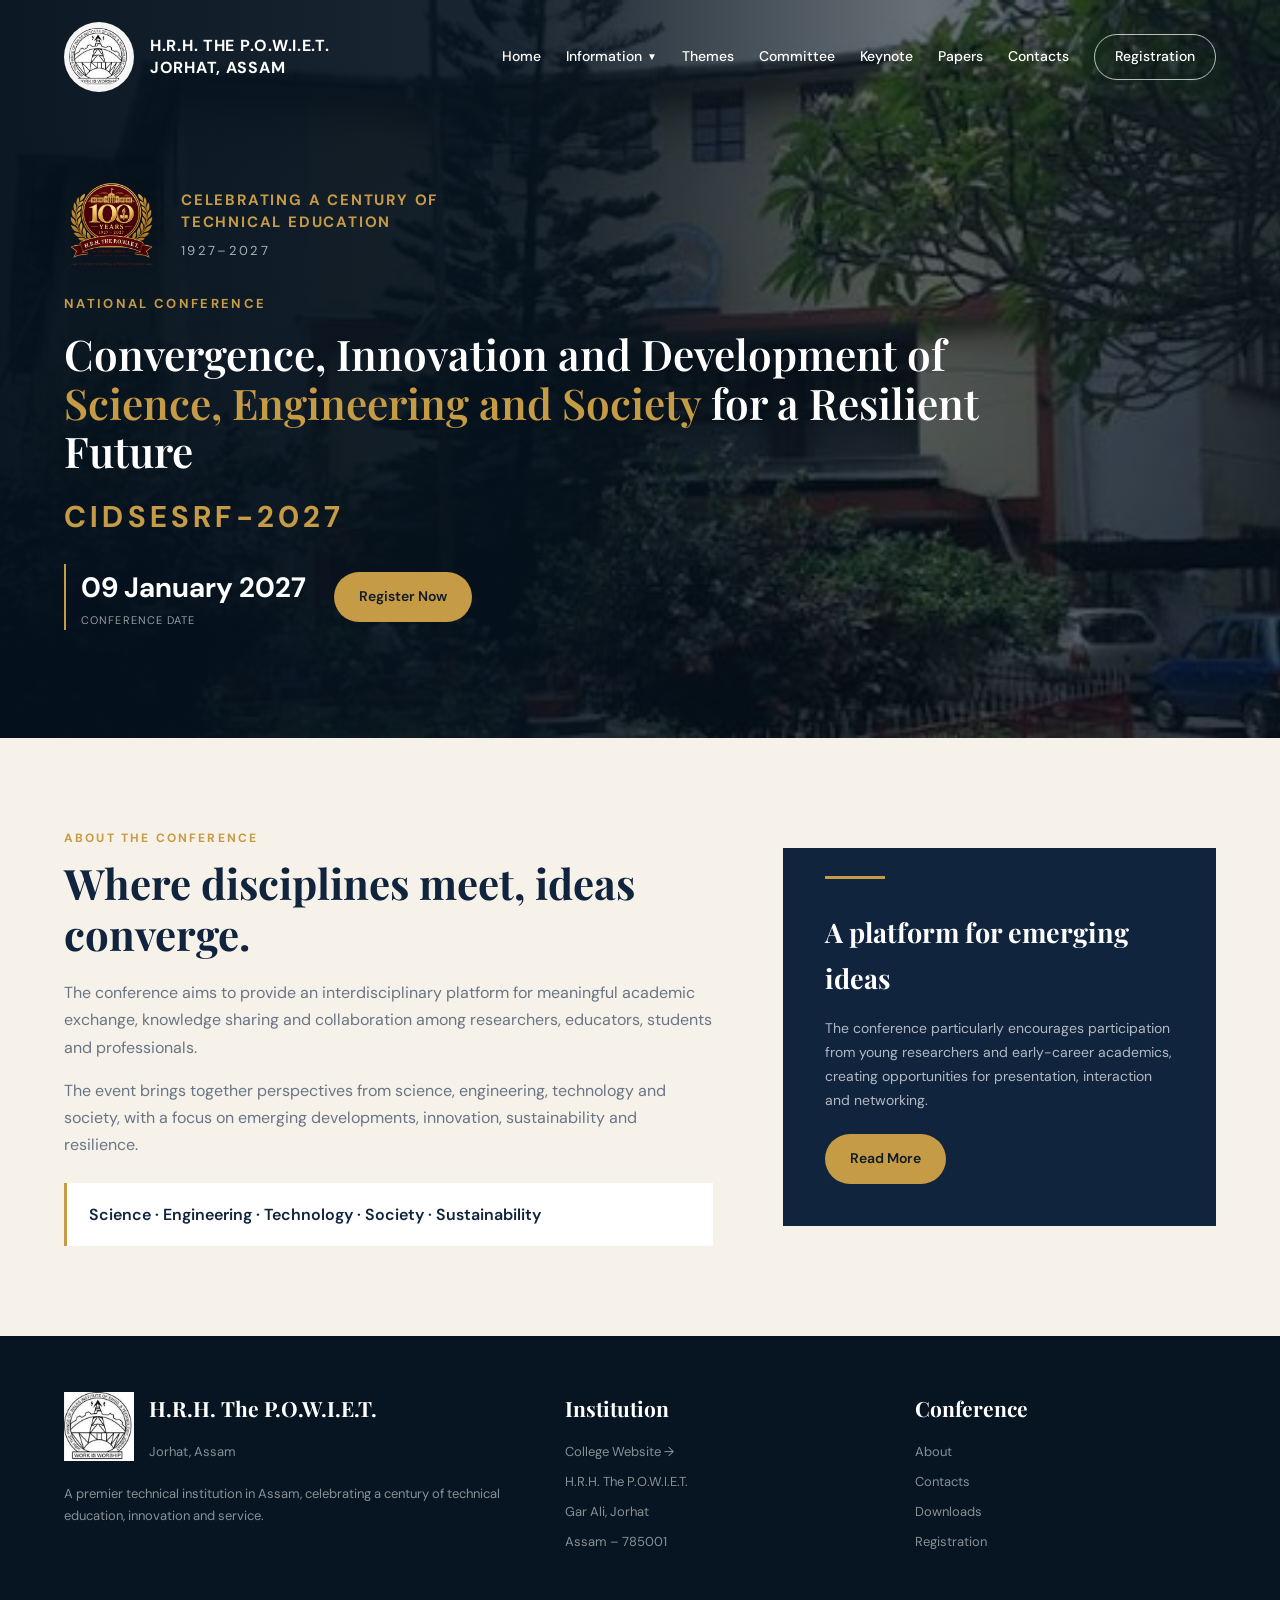
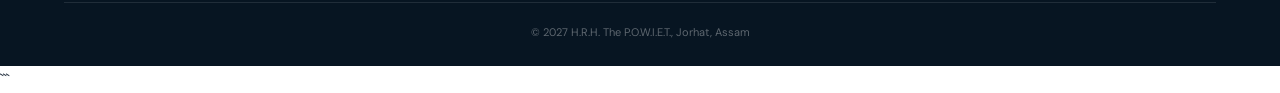
<file: index.html>
<!DOCTYPE html>
<html lang="en">

<head>

    <meta charset="UTF-8">
    <meta name="viewport" content="width=device-width, initial-scale=1.0">

    <title>CIDSESRF-2027 | H.R.H. The P.O.W.I.E.T.</title>

    <!-- Google Fonts -->
    <link rel="preconnect" href="https://fonts.googleapis.com">
    <link rel="preconnect" href="https://fonts.gstatic.com" crossorigin>

    <link href="https://fonts.googleapis.com/css2?family=DM+Sans:wght@400;500;600;700&family=Playfair+Display:wght@500;600;700&display=swap" rel="stylesheet">


    <style>

        /* =====================================================
           GENERAL
        ===================================================== */

        :root {
            --navy: #10243e;
            --dark-navy: #071522;
            --gold: #c69b45;
            --cream: #f6f2e9;
            --white: #ffffff;
            --text: #263342;
            --muted: #697586;
            --border: #e5dfd3;
        }

        * {
            margin: 0;
            padding: 0;
            box-sizing: border-box;
        }

        html {
            scroll-behavior: smooth;
        }

        body {
            font-family: "DM Sans", sans-serif;
            color: var(--text);
            background: var(--white);
            line-height: 1.7;
        }

        a {
            text-decoration: none;
            color: inherit;
        }

        img {
            max-width: 100%;
            display: block;
        }

        .container {
            width: 90%;
            max-width: 1200px;
            margin: auto;
        }


        /* =====================================================
           NAVIGATION
        ===================================================== */

        .navbar {
            position: absolute;
            top: 0;
            left: 0;
            width: 100%;
            z-index: 20;

            padding: 22px 5%;

            display: flex;
            justify-content: space-between;
            align-items: center;

            color: white;
        }

        .brand {
            display: flex;
            align-items: center;
            gap: 16px;
        }

        .brand img {
            width: 70px;
            height: 70px;

            object-fit: contain;

            background: rgba(255,255,255,0.96);
            padding: 5px;

            border-radius: 50%;
        }

        .brand-text {
            font-size: 16px;
            font-weight: 700;
            line-height: 1.4;

            letter-spacing: 0.045em;

            color: white;
        }

        .brand-text span {
            font-size: 12px;
            font-weight: 500;
            opacity: 0.72;
        }

       .nav-links{
    display:flex;
    align-items:center;
    gap:25px;
}

.nav-links a{
    font-size:13px;
    font-weight:500;
    color:white;
    transition:.25s ease;
}

.nav-links a:hover{
    color:var(--gold);
}

.nav-links a.active{
    color:var(--gold);
}

        .nav-links a {
            font-size: 14px;
            font-weight: 500;

            color: white;

            transition: 0.25s ease;
        }

        .nav-links a:hover {
            color: var(--gold);
        }

        .nav-register {
            border: 1px solid rgba(255,255,255,0.7);

            padding: 10px 20px;

            border-radius: 30px;
        }

        .nav-register:hover {
            background: white;
            color: var(--navy) !important;
        }
.nav-dropdown{
    position:relative;
}

.nav-dropdown > a{
    display:flex;
    align-items:center;
    gap:5px;
}

.dropdown-arrow{
    font-size:10px;
}

.dropdown-menu{

    position:absolute;

    top:100%;
    left:50%;

    transform:translateX(-50%) translateY(8px);

    min-width:190px;

    background:white;

    padding:10px 0;

    border-radius:7px;

    box-shadow:0 12px 30px rgba(0,0,0,.18);

    opacity:0;
    visibility:hidden;

    transition:.2s ease;

}

.nav-dropdown:hover .dropdown-menu{

    opacity:1;
    visibility:visible;

    transform:translateX(-50%) translateY(0);

}


.dropdown-menu a{

    display:block;

    padding:10px 20px;

    color:var(--navy)!important;

    font-size:13px;

}


.dropdown-menu a:hover{

    background:var(--cream);

    color:var(--gold)!important;

}

        /* =====================================================
           HERO
        ===================================================== */

        .hero {
            min-height: 82vh;

            position: relative;

            display: flex;
            align-items: center;

            background:
                linear-gradient(
                    90deg,
                  rgba(4,17,29,0.97) 0%,
rgba(4,17,29,0.91) 40%,
rgba(4,17,29,0.60) 72%,
rgba(4,17,29,0.76) 100%
                ),
                url("college-photo.jpg");

            background-size: cover;
            background-position: center;
        }

        .hero-content {
            position: relative;
            z-index: 2;

            padding-top: 70px;

            max-width: 1000px;
        }


        /* =====================================================
           CENTENARY EMBLEM
        ===================================================== */

        .conference-id {
            display: flex;

            align-items: center;

            margin-bottom: 20px;
        }

        .centenary-logo {
            width: 95px;
            height: 95px;

            object-fit: contain;

            filter: drop-shadow(
                0 8px 20px rgba(0,0,0,0.30)
            );
        }

        .centenary-text {
            margin-left: 22px;

            color: white;
        }

        .centenary-text strong {
            display: block;

            color: var(--gold);

            font-size: 15px;

            line-height: 1.5;

            letter-spacing: 0.12em;

            font-weight: 700;
        }

        .centenary-text span {
            display: block;

            margin-top: 6px;

            color: rgba(255,255,255,0.65);

            font-size: 13px;

            letter-spacing: 0.18em;
        }


        /* =====================================================
           CONFERENCE HEADING
        ===================================================== */

        .conference-label {
            color: var(--gold);

            font-size: 13px;

            font-weight: 700;

            text-transform: uppercase;

            letter-spacing: 0.18em;

            margin-bottom: 15px;
        }

    .hero h1 {
    font-family: "Playfair Display", serif;
    color: white;
font-size: clamp(34px, 3.3vw, 46px);
        line-height: 1.15;
    font-weight: 600;
    margin-bottom: 15px;
}

        .hero h1 span {
            color: var(--gold);
        }

       .conference-shortname {
    color: var(--gold);
    font-size: 30px;
    font-weight: 700;
    letter-spacing: 0.14em;
    margin-bottom: 22px;
}

        .hero-description {
            color: rgba(255,255,255,0.82);

            max-width: 760px;

            font-size: 16px;

            margin-bottom: 30px;
        }


        /* =====================================================
           DATE + REGISTER
        ===================================================== */

        .hero-actions {
            display: flex;

            align-items: center;

            gap: 20px;

            flex-wrap: wrap;
        }

        .conference-date {
            border-left: 2px solid var(--gold);

            padding-left: 15px;

            margin-right: 8px;
        }

        .conference-date strong {
            display: block;

            color: white;

            font-size: 28px;
        }

        .conference-date small {
            display: block;

            color: rgba(255,255,255,0.58);

            font-size: 11px;

            text-transform: uppercase;

            letter-spacing: 0.1em;
        }


        /* =====================================================
           BUTTONS
        ===================================================== */

        .btn {
            display: inline-block;

            padding: 13px 25px;

            border-radius: 30px;

            font-size: 14px;

            font-weight: 600;

            transition: 0.25s ease;
        }

        .btn-primary {
            background: var(--gold);

            color: #101b26;
        }

        .btn-primary:hover {
            transform: translateY(-2px);

            background: #d4ad5d;
        }

        .btn-outline {
            color: white;

            border: 1px solid rgba(255,255,255,0.65);
        }

        .btn-outline:hover {
            background: white;

            color: var(--navy);
        }


        /* =====================================================
           INTRODUCTION
        ===================================================== */

        .intro {
            background: var(--cream);

            padding: 90px 0;
        }

        .intro-grid {
            display: grid;

            grid-template-columns: 1.2fr 0.8fr;

            gap: 70px;

            align-items: center;
        }

        .section-label {
            color: var(--gold);

            font-size: 12px;

            font-weight: 700;

            text-transform: uppercase;

            letter-spacing: 0.18em;

            margin-bottom: 10px;
        }

        .section-title {
            font-family: "Playfair Display", serif;

            color: var(--navy);

            font-size: 42px;

            line-height: 1.2;

            margin-bottom: 20px;
        }

        .intro-text p {
            color: var(--muted);

            margin-bottom: 16px;
        }

        .intro-highlight {
            margin-top: 25px;

            padding: 18px 22px;

            background: white;

            border-left: 3px solid var(--gold);

            color: var(--navy);

            font-weight: 600;
        }

        .intro-card {
            background: var(--navy);

            color: white;

            padding: 42px;

            position: relative;
        }

        .intro-card::before {
            content: "";

            position: absolute;

            width: 60px;
            height: 3px;

            background: var(--gold);

            top: 28px;
            left: 42px;
        }

        .intro-card h3 {
            font-family: "Playfair Display", serif;

            font-size: 27px;

            margin-top: 20px;

            margin-bottom: 15px;
        }

        .intro-card p {
            color: rgba(255,255,255,0.68);

            font-size: 14px;

            margin-bottom: 22px;
        }


        /* =====================================================
           FOOTER
        ===================================================== */

        footer {
            background: var(--dark-navy);

            color: white;

            padding: 55px 0 25px;
        }

        .footer-grid {
            display: grid;

            grid-template-columns: 1.5fr 1fr 1fr;

            gap: 50px;
        }

        .footer-brand {
            display: flex;

            align-items: flex-start;

            gap: 15px;
        }

        .footer-brand img {
            width: 70px;
            height: 70px;

            object-fit: contain;
        }

        footer h3 {
            font-family: "Playfair Display", serif;

            font-size: 21px;

            margin-bottom: 14px;
        }

        footer p,
        footer li {
            color: rgba(255,255,255,0.52);

            font-size: 13px;
        }

        footer ul {
            list-style: none;
        }

        footer li {
            margin-bottom: 8px;
        }

        footer a:hover {
            color: var(--gold);
        }

        .copyright {
            margin-top: 40px;

            padding-top: 20px;

            border-top: 1px solid rgba(255,255,255,0.1);

            text-align: center;

            color: rgba(255,255,255,0.35);

            font-size: 11px;
        }
        .menu-toggle{
    display:none;
    background:none;
    border:none;
    color:white;
    font-size:30px;
    cursor:pointer;
}


        /* =====================================================
           MOBILE
        ===================================================== */

        @media (max-width: 1000px) {

            .nav-links {
                gap: 15px;
            }

            .nav-links a {
                font-size: 12px;
            }

            .brand img {
                width: 65px;
                height: 65px;
            }

            .brand-text {
                font-size: 12px;
            }

        }


     @media(max-width:900px){

.menu-toggle{
    display:block;
}


.nav-links{

    display:none;

    position:absolute;

    top:80px;
    right:5%;

    background:#071522;

    width:230px;

    padding:25px;

    flex-direction:column;

    align-items:flex-start;

    gap:18px;

    border-radius:8px;

}


.nav-links.active{
    display:flex;
}


.nav-dropdown{
    width:100%;
}


.dropdown-menu{

    position:static;

    transform:none;

    width:100%;

    background:#071522;

    box-shadow:none;

    display:none;

}


.nav-dropdown.mobile-open .dropdown-menu{

    display:block;

    opacity:1;

    visibility:visible;

}


.dropdown-menu a{

    color:rgba(255,255,255,.8)!important;

}
             .intro-grid{
        grid-template-columns:1fr;
        gap:40px;
    }

    .footer-grid{
        grid-template-columns:1fr;
    }

    .hero{
        min-height:750px;
    }

}
        @media (max-width: 600px) {

            .navbar {
                padding: 15px 5%;
            }

            .brand img {
                width: 55px;
                height: 55px;
            }

            .brand-text {
                font-size: 10px;
            }

            .hero {
                min-height: 760px;
            }

            .hero-content {
                padding-top: 115px;
            }

            .conference-id {
                align-items: flex-start;
            }

            .centenary-logo {
                width: 85px;
                height: 85px;
            }

            .centenary-text {
                margin-left: 14px;
            }

            .centenary-text strong {
                font-size: 10px;
            }

            .centenary-text span {
                font-size: 9px;
            }

            .hero h1 {
                font-size: 32px;
                line-height: 1.15;
            }

            .conference-shortname {
                font-size: 23px;
            }
            .conference-date strong {
    font-size: 20px;
}

.conference-date small {
    font-size: 10px;
}

            .hero-description {
                font-size: 14px;
            }

            .hero-actions {
                align-items: flex-start;

                flex-direction: column;
            }

            .section-title {
                font-size: 34px;
            }

            .intro-card {
                padding: 32px;
            }

        }

    </style>

</head>


<body>


<!-- =========================================================
     NAVIGATION
========================================================= -->

<header class="navbar">

    <a href="index.html" class="brand">

        <!-- COLLEGE LOGO -->
        <img
            src="college-logo.png"
            alt="H.R.H. The P.O.W.I.E.T. College Logo"
        >

        <div class="brand-text">

            H.R.H. THE P.O.W.I.E.T.<br>
            JORHAT, ASSAM

        </div>

    </a>
<button class="menu-toggle" id="menu-toggle">
    ☰
</button>

    <nav class="nav-links">

        <a href="index.html">
            Home
        </a>

      <div class="nav-dropdown">

    <a href="#">
        Information
        <span class="dropdown-arrow">▼</span>
    </a>

    <div class="dropdown-menu">

        <a href="about.html">
            About Us
        </a>

        <a href="important-dates.html">
            Important Dates
        </a>

        <a href="programme.html">
            Programme
        </a>

    </div>

</div>

        <a href="themes.html">
            Themes
        </a>

        <a href="committee.html">
            Committee
        </a>

        <a href="keynote.html">
            Keynote
        </a>

     

        <a href="call-for-papers.html">
            Papers
        </a>
        <a href="contact.html">
            Contacts
        </a>

        <a href="registration.html" class="nav-register">
            Registration
        </a>

    </nav>

</header>



<!-- =========================================================
     HERO
========================================================= -->

<section class="hero">

    <div class="container">

        <div class="hero-content">


            <!-- CENTENARY EMBLEM -->

            <div class="conference-id">

                <img
                    src="png1.png"
                    alt="Centenary Emblem 1927–2027"
                    class="centenary-logo"
                >

                <div class="centenary-text">

                    <strong>
                        CELEBRATING A CENTURY OF<br>
                        TECHNICAL EDUCATION
                    </strong>

                    <span>
                        1927–2027
                    </span>

                </div>

            </div>



            <!-- CONFERENCE NAME -->

            <div class="conference-label">
                NATIONAL CONFERENCE
            </div>


            <h1>

                Convergence, Innovation and Development of
                <span>
                    Science, Engineering and Society
                </span>
                for a Resilient Future

            </h1>


            <!-- SHORT NAME BELOW LONG NAME -->

            <div class="conference-shortname">
                CIDSESRF-2027
            </div>


          



            <!-- DATE + REGISTER ONLY -->

            <div class="hero-actions">

                <div class="conference-date">

                    <strong>
                        09 January 2027
                    </strong>

                    <small>
                        Conference Date
                    </small>

                </div>


                <a
                    href="registration.html"
                    class="btn btn-primary"
                >
                    Register Now
                </a>

            </div>


        </div>

    </div>

</section>



<!-- =========================================================
     SHORT ABOUT
========================================================= -->

<section class="intro">

    <div class="container">

        <div class="intro-grid">


            <div>

                <div class="section-label">
                    About the Conference
                </div>


                <h2 class="section-title">

                    Where disciplines meet,
                    ideas converge.

                </h2>


                <div class="intro-text">

                    <p>

                        The conference aims to provide an
                        interdisciplinary platform for meaningful
                        academic exchange, knowledge sharing and
                        collaboration among researchers, educators,
                        students and professionals.

                    </p>


                    <p>

                        The event brings together perspectives from
                        science, engineering, technology and society,
                        with a focus on emerging developments,
                        innovation, sustainability and resilience.

                    </p>

                </div>


                <div class="intro-highlight">

                    Science · Engineering · Technology · Society · Sustainability

                </div>

            </div>


            <div class="intro-card">

                <h3>
                    A platform for
                    emerging ideas
                </h3>


                <p>

                    The conference particularly encourages
                    participation from young researchers and
                    early-career academics, creating opportunities
                    for presentation, interaction and networking.

                </p>


                <a
                    href="about.html"
                    class="btn btn-primary"
                >
                    Read More
                </a>

            </div>


        </div>

    </div>

</section>



<!-- =========================================================
     FOOTER
========================================================= -->

<footer>

    <div class="container">

        <div class="footer-grid">


            <!-- INSTITUTION -->

            <div>

                <div class="footer-brand">

                    <img
                        src="college-logo.png"
                        alt="H.R.H. The P.O.W.I.E.T. Logo"
                    >

                    <div>

                        <h3>
                            H.R.H. The P.O.W.I.E.T.
                        </h3>

                        <p>
                            Jorhat, Assam
                        </p>

                    </div>

                </div>


                <p style="margin-top:20px; max-width:450px;">

                    A premier technical institution in Assam,
                    celebrating a century of technical education,
                    innovation and service.

                </p>

            </div>



            <!-- COLLEGE -->

            <div>

                <h3>
                    Institution
                </h3>

                <ul>

                    <li>
                        <a
                           href="https://powietjrt.in/"
                target="_blank"
            >
                College Website →
            </a>
        </li>

        <li>
            H.R.H. The P.O.W.I.E.T.
        </li>

        <li>
            Gar Ali, Jorhat
        </li>

        <li>
            Assam – 785001
        </li>

    </ul>

</div>



            <!-- CONFERENCE -->

            <div>

                <h3>
                    Conference
                </h3>

                <ul>

                    <li>
                        <a href="about.html">
                            About
                        </a>
                    </li>

                    <li>
                        <a href="contact.html">
                            Contacts
                        </a>
                    </li>

                    <li>
                        <a href="downloads.html">
                            Downloads
                        </a>
                    </li>

                   

                    <li>
                        <a href="registration.html">
                            Registration
                        </a>
                    </li>

                </ul>

            </div>


        </div>


        <div class="copyright">

            © 2027 H.R.H. The P.O.W.I.E.T., Jorhat, Assam

        </div>

    </div>

</footer>
<script>

const menuToggle=document.getElementById("menu-toggle");
const navLinks=document.querySelector(".nav-links");

const navDropdown=document.querySelector(".nav-dropdown");
const infoLink=navDropdown.querySelector(":scope > a");


menuToggle.onclick=function(){

    navLinks.classList.toggle("active");

};


infoLink.onclick=function(e){

    if(window.innerWidth<=900){

        e.preventDefault();

        navDropdown.classList.toggle("mobile-open");

    }

};
    </script>
</body>

</html>
```
</file>
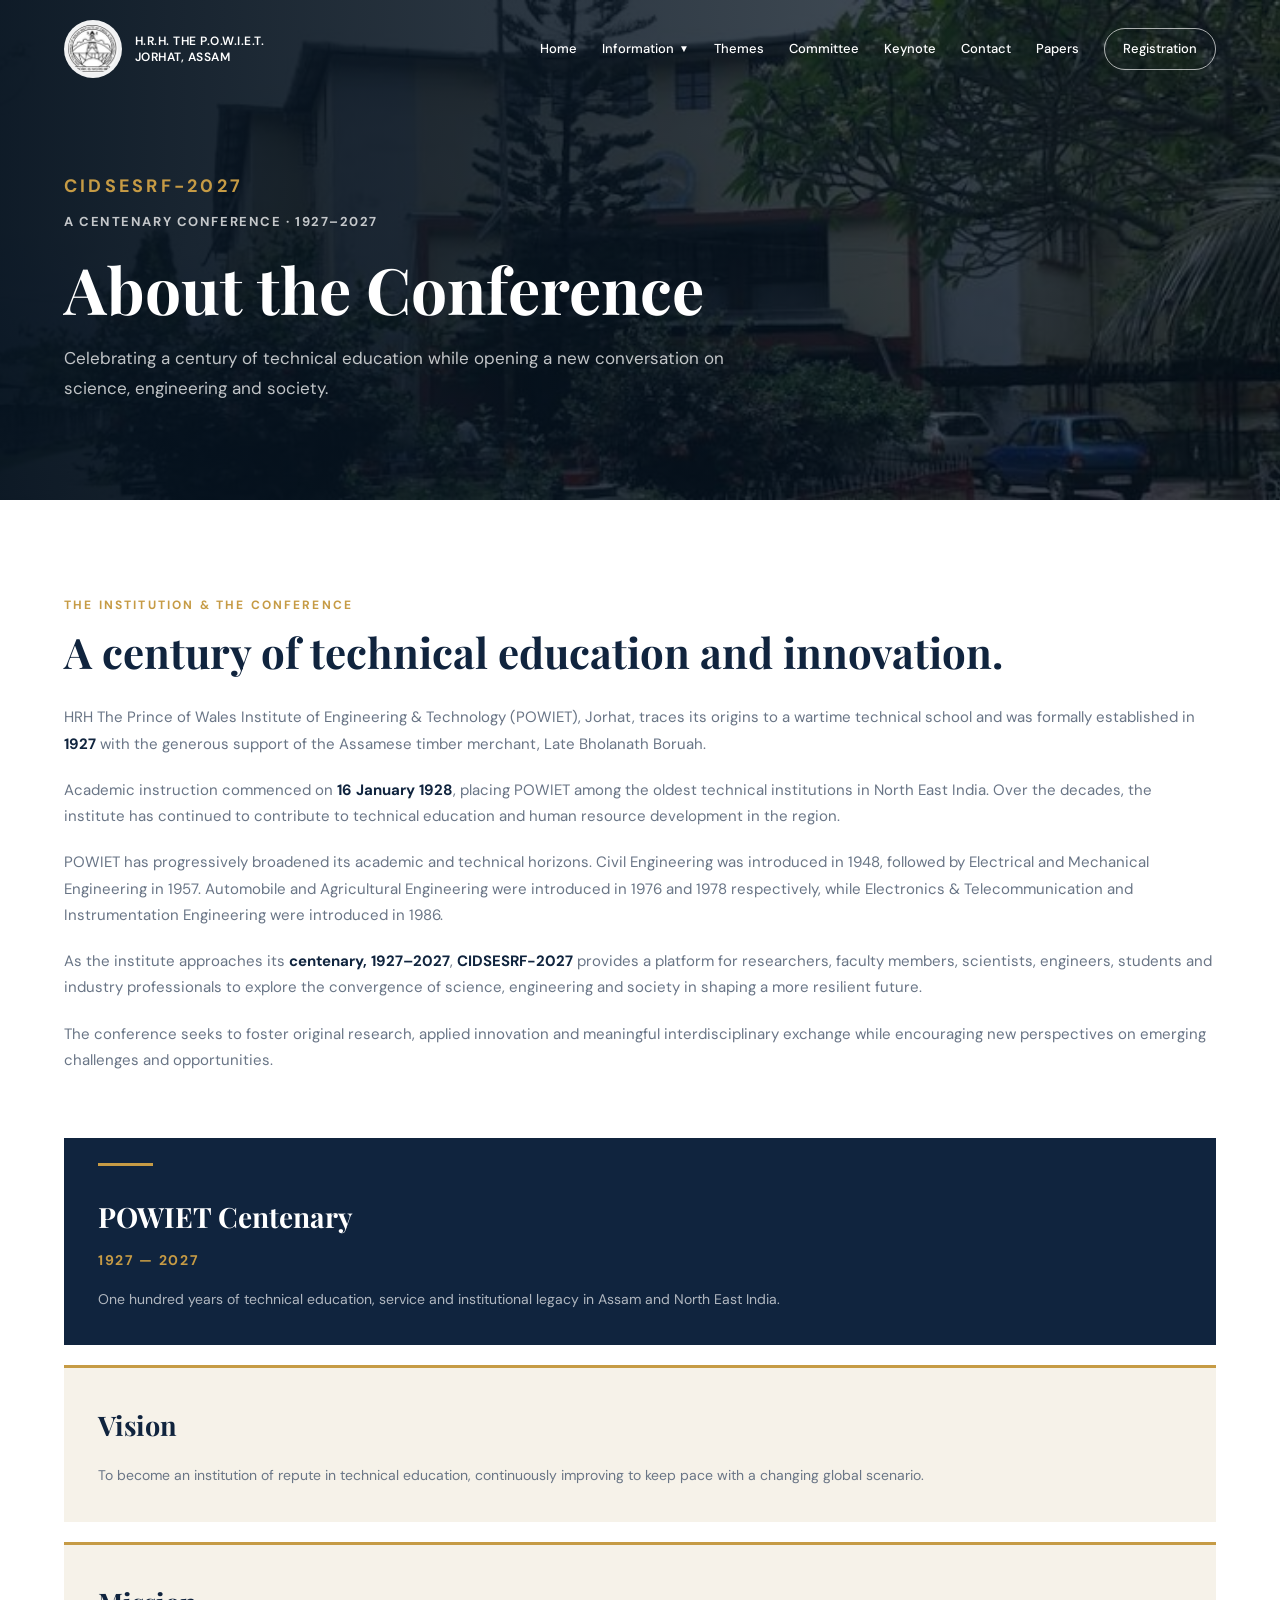
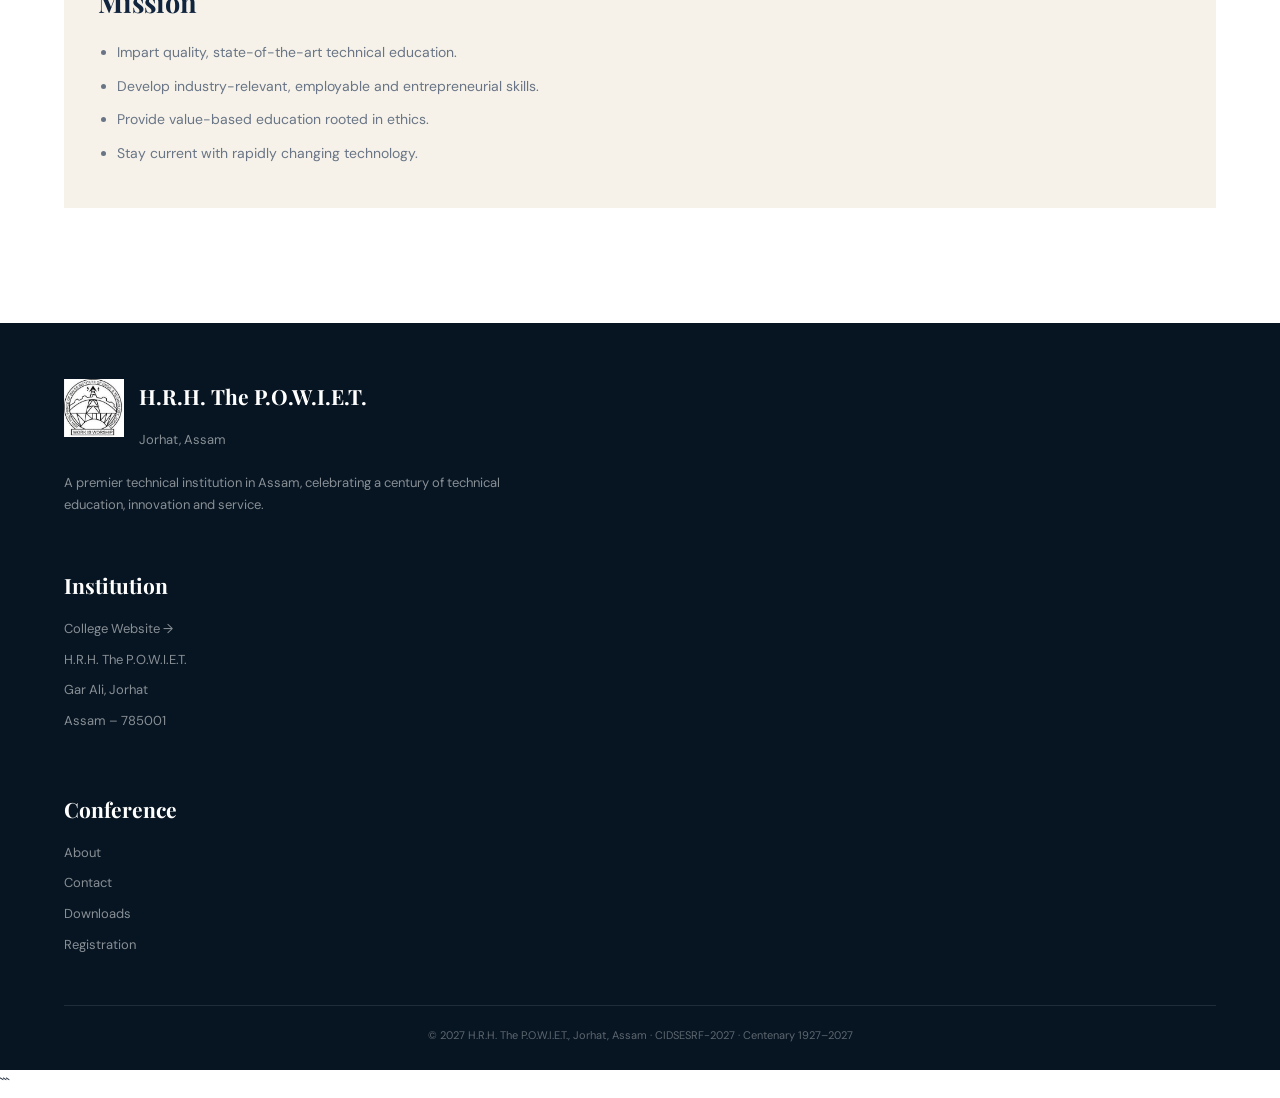
<file: about.html>
<!DOCTYPE html>
<html lang="en">

<head>

    <meta charset="UTF-8">
    <meta name="viewport" content="width=device-width, initial-scale=1.0">

    <title>About the Conference | CIDSESRF-2027</title>

    <!-- Google Fonts -->
    <link rel="preconnect" href="https://fonts.googleapis.com">
    <link rel="preconnect" href="https://fonts.gstatic.com" crossorigin>

    <link href="https://fonts.googleapis.com/css2?family=DM+Sans:wght@400;500;600;700&family=Playfair+Display:wght@500;600;700&display=swap" rel="stylesheet">


    <style>

        /* =====================================================
           ROOT
        ===================================================== */

        :root {
            --navy: #10243e;
            --dark-navy: #071522;
            --gold: #c69b45;
            --cream: #f6f2e9;
            --white: #ffffff;
            --text: #263342;
            --muted: #697586;
            --border: #e5dfd3;
        }


        /* =====================================================
           RESET
        ===================================================== */

        * {
            margin: 0;
            padding: 0;
            box-sizing: border-box;
        }


        html {
            scroll-behavior: smooth;
        }


        body {
            font-family: "DM Sans", sans-serif;
            color: var(--text);
            background: var(--white);
            line-height: 1.75;
        }


        a {
            text-decoration: none;
            color: inherit;
        }


        img {
            max-width: 100%;
            display: block;
        }


        .container {
            width: 90%;
            max-width: 1200px;
            margin: auto;
        }



        /* =====================================================
           NAVIGATION
        ===================================================== */

        .navbar {

            position: absolute;

            top: 0;
            left: 0;

            width: 100%;

            z-index: 20;

            padding: 20px 5%;

            display: flex;

            justify-content: space-between;

            align-items: center;

            color: white;
        }


        .brand {

            display: flex;

            align-items: center;

            gap: 13px;
        }


        .brand img {

            width: 58px;
            height: 58px;

            object-fit: contain;

            background: rgba(255,255,255,0.94);

            padding: 4px;

            border-radius: 50%;
        }


        .brand-text {

            font-size: 12px;

            font-weight: 600;

            line-height: 1.35;

            letter-spacing: 0.04em;
        }


        .nav-links {

            display: flex;

            align-items: center;

            gap: 25px;
        }


        .nav-links a {

            font-size: 13px;

            font-weight: 500;

            color: white;

            transition: 0.25s ease;
        }


        .nav-links a:hover {

            color: var(--gold);
        }


        .nav-links a.active {

            color: var(--gold);
        }
        .nav-dropdown{
    position:relative;
}


.nav-dropdown > a{
    display:flex;
    align-items:center;
    gap:5px;
}


.dropdown-arrow{
    font-size:10px;
}


.dropdown-menu{

    position:absolute;

    top:100%;

    left:50%;

    transform:translateX(-50%) translateY(8px);

    min-width:190px;

    background:white;

    padding:10px 0;

    border-radius:7px;

    box-shadow:0 12px 30px rgba(0,0,0,.18);

    opacity:0;

    visibility:hidden;

    transition:.2s ease;

}


.nav-dropdown:hover .dropdown-menu{

    opacity:1;

    visibility:visible;

    transform:translateX(-50%) translateY(0);

}


.dropdown-menu a{

    display:block;

    padding:10px 20px;

    color:var(--navy)!important;

    font-size:13px;

}


.dropdown-menu a:hover{

    background:var(--cream);

    color:var(--gold)!important;

}
.menu-toggle{

    display:none;

    background:none;

    border:none;

    color:white;

    font-size:30px;

    cursor:pointer;

}

        .nav-register {

            border: 1px solid rgba(255,255,255,0.65);

            padding: 9px 18px;

            border-radius: 30px;
        }


        .nav-register:hover {

            background: white;

            color: var(--navy) !important;
        }



        /* =====================================================
           PAGE HERO
        ===================================================== */

        .page-hero {

            min-height: 500px;

            position: relative;

            display: flex;

            align-items: center;

            background:

                linear-gradient(
                    90deg,
                    rgba(5,18,31,0.96) 0%,
                    rgba(5,18,31,0.82) 50%,
                    rgba(5,18,31,0.68) 100%
                ),

                url("college-photo.jpg");

            background-size: cover;

            background-position: center;
        }


        .page-hero-content {

            padding-top: 75px;

            max-width: 820px;
        }


        .eyebrow {

            display: inline-block;

            color: var(--gold);

            font-size: 18px;

            font-weight: 700;

            text-transform: uppercase;

            letter-spacing: 0.18em;

            margin-bottom: 20px;
        }
.eyebrow span {

    display:block;

    font-size:13px;

    letter-spacing:0.12em;

    margin-top:8px;

    color:rgba(255,255,255,0.75);

}

        .page-hero h1 {

            font-family: "Playfair Display", serif;

            color: white;

            font-size: clamp(42px, 5vw, 64px);

            line-height: 1.1;

            margin-bottom: 20px;
        }


        .page-hero p {

            color: rgba(255,255,255,0.75);

            font-size: 17px;

            max-width: 720px;
        }



        /* =====================================================
           ABOUT SECTION
        ===================================================== */

        .about-section {

            padding: 95px 0;
        }


        .about-grid {

            display: grid;

            grid-template-columns: 1.25fr 0.75fr;

            gap: 75px;

            align-items: start;
        }


        .section-label {

            color: var(--gold);

            font-size: 12px;

            font-weight: 700;

            text-transform: uppercase;

            letter-spacing: 0.18em;

            margin-bottom: 11px;
        }


        .section-title {

            font-family: "Playfair Display", serif;

            color: var(--navy);

            font-size: 42px;

            line-height: 1.2;

            margin-bottom: 27px;
        }


        .about-text p {

            color: var(--muted);

            font-size: 15px;

            margin-bottom: 20px;
        }


        .about-text strong {

            color: var(--navy);
        }



        /* =====================================================
           CENTENARY NOTE
        ===================================================== */

        .centenary-note {

            background: var(--navy);

            color: white;

            padding: 34px;

            margin-bottom: 20px;

            position: relative;
        }


        .centenary-note::before {

            content: "";

            position: absolute;

            width: 55px;

            height: 3px;

            background: var(--gold);

            top: 25px;

            left: 34px;
        }


        .centenary-note h3 {

            font-family: "Playfair Display", serif;

            font-size: 28px;

            margin-top: 20px;

            margin-bottom: 7px;
        }


        .centenary-note .years {

            color: var(--gold);

            font-size: 14px;

            font-weight: 700;

            letter-spacing: 0.12em;

            margin-bottom: 14px;
        }


        .centenary-note p {

            color: rgba(255,255,255,0.67);

            font-size: 14px;
        }



        /* =====================================================
           VISION / MISSION
        ===================================================== */

        .side-card {

            background: var(--cream);

            padding: 34px;

            margin-bottom: 20px;

            border-top: 3px solid var(--gold);
        }


        .side-card h3 {

            font-family: "Playfair Display", serif;

            color: var(--navy);

            font-size: 27px;

            margin-bottom: 14px;
        }


        .side-card p {

            color: var(--muted);

            font-size: 14px;
        }


        .side-card ul {

            padding-left: 19px;

            color: var(--muted);

            font-size: 14px;
        }


        .side-card li {

            margin-bottom: 9px;
        }



        /* =====================================================
           CONFERENCE PURPOSE
        ===================================================== */

        .purpose {

            background: var(--navy);

            padding: 85px 0;

            color: white;
        }


        .purpose .section-label {

            color: var(--gold);
        }


        .purpose .section-title {

            color: white;

            max-width: 750px;
        }


        .purpose-intro {

            max-width: 820px;

            color: rgba(255,255,255,0.69);

            font-size: 15px;

            margin-bottom: 40px;
        }


        .purpose-grid {

            display: grid;

            grid-template-columns: repeat(3, 1fr);

            gap: 20px;
        }


        .purpose-card {

            border: 1px solid rgba(255,255,255,0.15);

            padding: 30px;

            transition: 0.25s ease;
        }


        .purpose-card:hover {

            border-color: var(--gold);

            transform: translateY(-4px);
        }


        .purpose-number {

            color: var(--gold);

            font-family: "Playfair Display", serif;

            font-size: 31px;

            margin-bottom: 8px;
        }


        .purpose-card h3 {

            color: white;

            font-size: 18px;

            margin-bottom: 9px;
        }


        .purpose-card p {

            color: rgba(255,255,255,0.57);

            font-size: 13px;
        }



        /* =====================================================
           FOOTER
        ===================================================== */

        footer {

            background: var(--dark-navy);

            color: white;

            padding: 55px 0 25px;
        }


        .footer-grid {

            display: grid;

            grid-template-columns: 1.5fr 1fr 1fr;

            gap: 50px;
        }


        .footer-brand {

            display: flex;

            align-items: flex-start;

            gap: 15px;
        }


        .footer-brand img {

            width: 60px;
            height: 60px;

            object-fit: contain;
        }


        footer h3 {

            font-family: "Playfair Display", serif;

            font-size: 21px;

            margin-bottom: 14px;
        }


        footer p,
        footer li {

            color: rgba(255,255,255,0.52);

            font-size: 13px;
        }


        footer ul {

            list-style: none;
        }


        footer li {

            margin-bottom: 8px;
        }


        footer a:hover {

            color: var(--gold);
        }


        .copyright {

            margin-top: 40px;

            padding-top: 20px;

            border-top: 1px solid rgba(255,255,255,0.1);

            text-align: center;

            color: rgba(255,255,255,0.35);

            font-size: 11px;
        }



        /* =====================================================
           MOBILE
        ===================================================== */

       @media (max-width: 900px) {


    .menu-toggle{

        display:block;

    }


    .nav-links{

        display:none;

        position:absolute;

        top:80px;

        right:5%;

        background:#071522;
     align-items:stretch;

        width:230px;

        padding:25px;

        flex-direction:column;

        gap:18px;

        border-radius:8px;

    }


    .nav-links.active{

        display:flex;

    }

.nav-dropdown{
    width:100%;
}


.nav-dropdown > a{

    width:100%;

    text-align:left;

}


.dropdown-menu{

    position:static;

    transform:none;

    width:100%;

    margin-top:8px;

    background:#071522;

    box-shadow:none;

    display:none;

}


.nav-dropdown.mobile-open .dropdown-menu{

    display:block;

    opacity:1;

    visibility:visible;

}


.dropdown-menu a{

    color:rgba(255,255,255,.78)!important;

}


.nav-dropdown.mobile-open .dropdown-arrow{

    transform:rotate(180deg);

}
    .about-grid {

        grid-template-columns:1fr;

        gap:45px;

    }


    .purpose-grid {

        grid-template-columns:1fr;

    }


    .footer-grid {

        grid-template-columns:1fr;

        gap:35px;

    }


    .footer-brand {

        align-items:center;

    }



.footer-brand{

    align-items:center;

}

}




            .about-grid {
                grid-template-columns: 1fr;
                gap: 45px;
            }

            .purpose-grid {
                grid-template-columns: 1fr;
            }

            .footer-grid {
                grid-template-columns: 1fr;
            }

        }


        @media (max-width: 600px) {

            .navbar {
                padding: 15px 5%;
            }

            .brand img {
                width: 45px;
                height: 45px;
            }
            .eyebrow{

    font-size:15px;

}

.eyebrow span{

    font-size:11px;

}

            .brand-text {
                font-size: 10px;
            }

            .page-hero {
                min-height: 420px;
            }

            .page-hero h1 {
                font-size: 40px;
            }

            .page-hero p {
                font-size: 14px;
            }

            .about-section {
                padding: 65px 0;
            }

            .section-title {
                font-size: 32px;
            }

        }

    </style>

</head>


<body>


<!-- =========================================================
     NAVIGATION
========================================================= -->

<header class="navbar">

    <a href="index.html" class="brand">

        <!-- COLLEGE LOGO -->
        <img
            src="college-logo.png"
            alt="H.R.H. The P.O.W.I.E.T. Logo"
        >

        <div class="brand-text">

            H.R.H. THE P.O.W.I.E.T.<br>
            JORHAT, ASSAM

        </div>

    </a>


    <button class="menu-toggle" id="menu-toggle">
    ☰
</button>


<nav class="nav-links">

    <a href="index.html">
        Home
    </a>




    <!-- INFORMATION DROPDOWN -->

    <div class="nav-dropdown">

        <a href="#">
            Information
            <span class="dropdown-arrow">▼</span>
        </a>


        <div class="dropdown-menu">

            <a href="about.html">
                About Us
            </a>

            <a href="important-dates.html">
                Important Dates
            </a>

            <a href="programme.html">
                Programme
            </a>

        </div>

    </div>
   <a href="themes.html">
        Themes
    </a>

    <a href="committee.html">
        Committee
    </a>


    <a href="keynote.html">
        Keynote
    </a>


    <a href="contact.html">
        Contact
    </a>


    <a href="call-for-papers.html">
        Papers
    </a>


    <a href="registration.html" class="nav-register">
        Registration
    </a>


</nav>

</header>



<!-- =========================================================
     PAGE HERO
========================================================= -->

<header class="page-hero">

    <div class="container">

        <div class="page-hero-content">

            <div class="eyebrow">
    CIDSESRF-2027<br>
    <span>A Centenary Conference · 1927–2027</span>
</div>

            <h1>
                About the Conference
            </h1>

            <p>
                Celebrating a century of technical education
                while opening a new conversation on science,
                engineering and society.
            </p>

        </div>

    </div>

</header>



<!-- =========================================================
     INSTITUTION & CONFERENCE
========================================================= -->

<section class="about-section">

    <div class="container about-grid">


        <div class="about-text">

            <div class="section-label">
                The Institution & The Conference
            </div>


            <h2 class="section-title">

                A century of technical
                education and innovation.

            </h2>


            <p>

                HRH The Prince of Wales Institute of Engineering
                & Technology (POWIET), Jorhat, traces its origins
                to a wartime technical school and was formally
                established in <strong>1927</strong> with the
                generous support of the Assamese timber merchant,
                Late Bholanath Boruah.

            </p>


            <p>

                Academic instruction commenced on
                <strong>16 January 1928</strong>, placing POWIET
                among the oldest technical institutions in
                North East India. Over the decades, the institute
                has continued to contribute to technical education
                and human resource development in the region.

            </p>


            <p>

                POWIET has progressively broadened its academic
                and technical horizons. Civil Engineering was
                introduced in 1948, followed by Electrical and
                Mechanical Engineering in 1957. Automobile and
                Agricultural Engineering were introduced in
                1976 and 1978 respectively, while Electronics &
                Telecommunication and Instrumentation Engineering
                were introduced in 1986.

            </p>


            <p>

                As the institute approaches its
                <strong>centenary, 1927–2027</strong>,
                <strong>CIDSESRF-2027</strong> provides a platform
                for researchers, faculty members, scientists,
                engineers, students and industry professionals to
                explore the convergence of science, engineering
                and society in shaping a more resilient future.

            </p>


            <p>

                The conference seeks to foster original research,
                applied innovation and meaningful interdisciplinary
                exchange while encouraging new perspectives on
                emerging challenges and opportunities.

            </p>

        </div>



        <!-- RIGHT COLUMN -->

        <div>


            <!-- CENTENARY -->

            <div class="centenary-note">

                <h3>
                    POWIET Centenary
                </h3>

                <div class="years">
                    1927 — 2027
                </div>

                <p>

                    One hundred years of technical education,
                    service and institutional legacy in Assam
                    and North East India.

                </p>

            </div>



            <!-- VISION -->

            <div class="side-card">

                <h3>
                    Vision
                </h3>

                <p>

                    To become an institution of repute in
                    technical education, continuously improving
                    to keep pace with a changing global scenario.

                </p>

            </div>



            <!-- MISSION -->

            <div class="side-card">

                <h3>
                    Mission
                </h3>

                <ul>

                    <li>
                        Impart quality, state-of-the-art
                        technical education.
                    </li>

                    <li>
                        Develop industry-relevant, employable
                        and entrepreneurial skills.
                    </li>

                    <li>
                        Provide value-based education rooted
                        in ethics.
                    </li>

                    <li>
                        Stay current with rapidly changing
                        technology.
                    </li>

                </ul>

            </div>

        </div>

    </div>

</section>






<!-- =========================================================
     FOOTER
========================================================= -->

<footer>

    <div class="container">


        <div class="footer-grid">


            <!-- INSTITUTION -->

            <div>

                <div class="footer-brand">

                    <img
                        src="college-logo.png"
                        alt="College Logo"
                    >

                    <div>

                        <h3>
                            H.R.H. The P.O.W.I.E.T.
                        </h3>

                        <p>
                            Jorhat, Assam
                        </p>

                    </div>

                </div>


                <p style="margin-top:20px; max-width:470px;">

                    A premier technical institution in Assam, celebrating a century of technical education, innovation and service.
                </p>


              

            </div>



            <!-- COLLEGE -->

            <div>

                <h3>
                    Institution
                </h3>

                <ul>

                    <li>
                        <a
                           href="https://powietjrt.in/"
                target="_blank"
            >
                College Website →
            </a>
        </li>

        <li>
            H.R.H. The P.O.W.I.E.T.
        </li>

        <li>
            Gar Ali, Jorhat
        </li>

        <li>
            Assam – 785001
        </li>

    </ul>

</div>



            <!-- CONFERENCE -->

            <div>

                <h3>
                    Conference
                </h3>

                <ul>

                    <li>
                        <a href="about.html">
                            About
                        </a>
                    </li>

                    <li>
                        <a href="contact.html">
                            Contact
                        </a>
                    </li>

                    <li>
                        <a href="downloads.html">
                            Downloads
                        </a>
                    </li>

                    <li>
                        <a href="registration.html">
                            Registration
                        </a>
                    </li>

                </ul>

            </div>


        </div>



        <div class="copyright">

            © 2027 H.R.H. The P.O.W.I.E.T., Jorhat, Assam
            · CIDSESRF-2027
            · Centenary 1927–2027

        </div>


    </div>

</footer>
    <script>

const menuToggle = document.getElementById("menu-toggle");
const navLinks = document.querySelector(".nav-links");

const navDropdown = document.querySelector(".nav-dropdown");
const infoLink = navDropdown.querySelector(":scope > a");


menuToggle.addEventListener("click", () => {

    navLinks.classList.toggle("active");

});


infoLink.addEventListener("click", (event)=>{

    if(window.innerWidth <= 900){

        event.preventDefault();

        navDropdown.classList.toggle("mobile-open");

    }

});


window.addEventListener("resize",()=>{

    if(window.innerWidth > 900){

        navDropdown.classList.remove("mobile-open");

    }

});
</script>



</body>

</html>
```
</file>
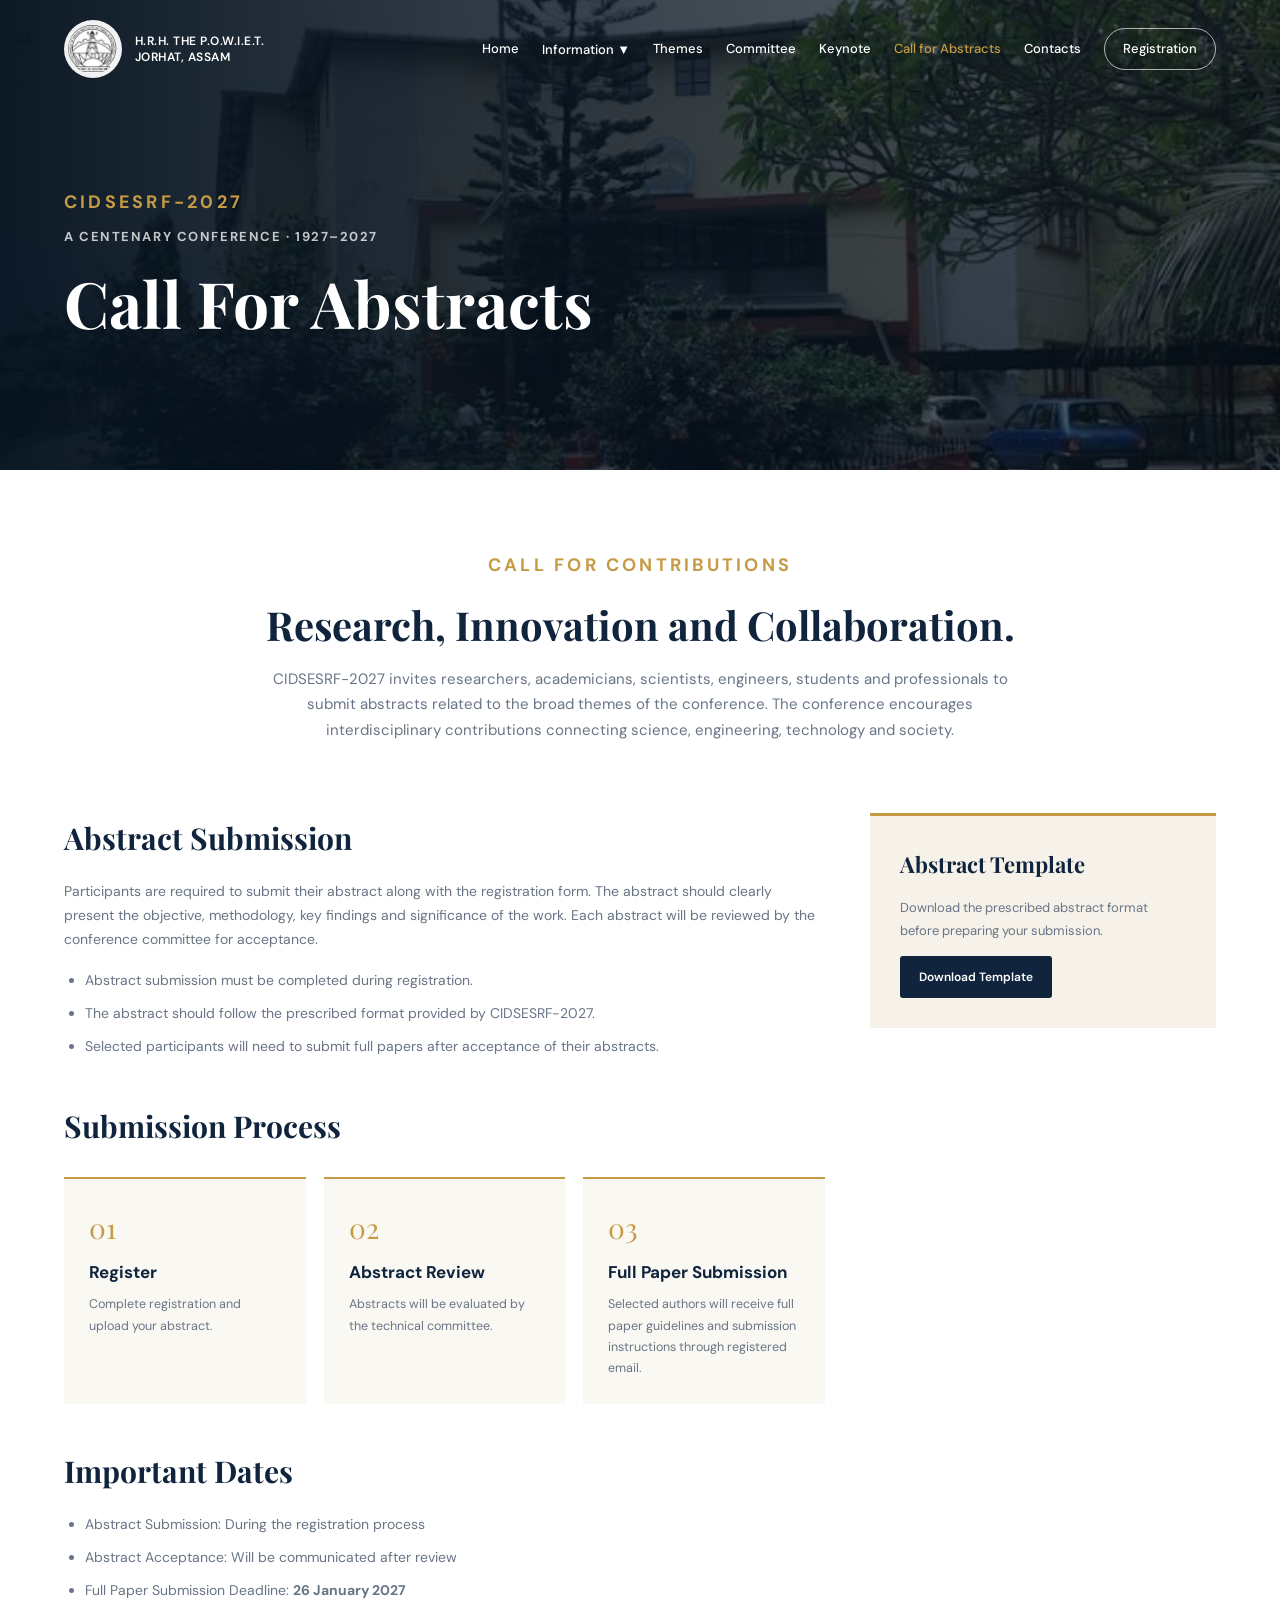
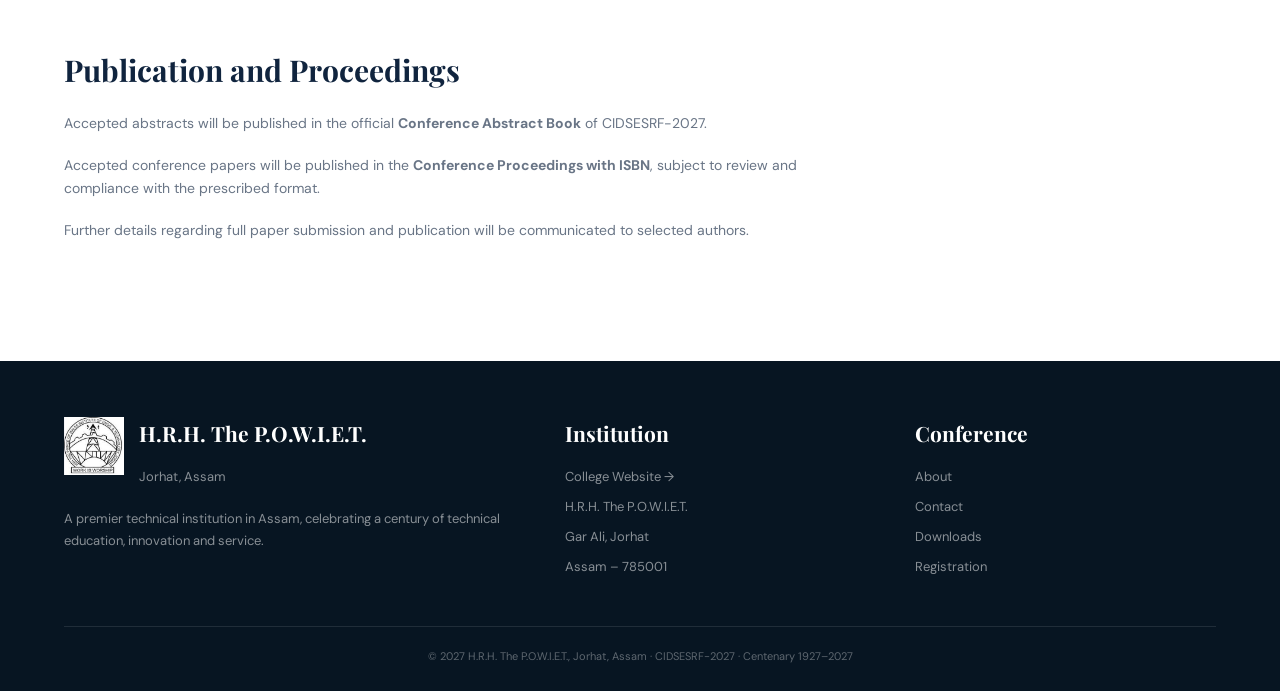
<file: call-for-papers.html>
<!DOCTYPE html>
<html lang="en">

<head>

<meta charset="UTF-8">
<meta name="viewport" content="width=device-width, initial-scale=1.0">

<title>Call for Papers | CIDSESRF-2027</title>

<link rel="preconnect" href="https://fonts.googleapis.com">
<link rel="preconnect" href="https://fonts.gstatic.com" crossorigin>

<link href="https://fonts.googleapis.com/css2?family=DM+Sans:wght@400;500;600;700&family=Playfair+Display:wght@500;600;700&display=swap" rel="stylesheet">


<style>

:root{
    --navy:#10243e;
    --dark-navy:#071522;
    --gold:#c69b45;
    --cream:#f6f2e9;
    --white:#ffffff;
    --text:#263342;
    --muted:#697586;
    --border:#e5dfd3;
}

*{
    margin:0;
    padding:0;
    box-sizing:border-box;
}

html{
    scroll-behavior:smooth;
}

body{
    font-family:"DM Sans",sans-serif;
    color:var(--text);
    background:white;
    line-height:1.7;
}

a{
    text-decoration:none;
    color:inherit;
}

.container{
    width:90%;
    max-width:1200px;
    margin:auto;
}


/* =====================================================
   NAVIGATION
===================================================== */

.navbar{

    position:absolute;

    top:0;
    left:0;

    width:100%;

    z-index:20;

    padding:20px 5%;

    display:flex;

    justify-content:space-between;

    align-items:center;

    color:white;
}

.brand{

    display:flex;

    align-items:center;

    gap:13px;
}

.brand img{

    width:58px;
    height:58px;

    object-fit:contain;

    background:rgba(255,255,255,.94);

    padding:4px;

    border-radius:50%;
}

.brand-text{

    font-size:12px;

    font-weight:600;

    line-height:1.35;

    letter-spacing:.04em;
}
    .dropdown{

    position:relative;

}

   .dropdown-content{

    opacity:0;
    visibility:hidden;

    position:absolute;
    top:100%;
    left:0;

    background:white;

    min-width:200px;

    padding:10px 0;

    box-shadow:0 10px 25px rgba(0,0,0,.15);

    border-radius:8px;

    transition:.25s ease;

}


.dropdown:hover .dropdown-content{

    opacity:1;
    visibility:visible;

}
.dropdown-content a{

    display:block;

    padding:12px 16px;

    color:#10243e !important;

    font-size:14px;

}


.nav-links{

    display:flex;

    align-items:center;

    gap:23px;
}

.nav-links a{

    font-size:13px;

    font-weight:500;

    color:white;

    transition:.25s ease;
}

.nav-links a:hover{
    color:var(--gold);
}

.nav-links a.active{
    color:var(--gold);
}

.nav-register{

    border:1px solid rgba(255,255,255,.65);

    padding:9px 18px;

    border-radius:30px;
}

.nav-register:hover{

    background:white;

    color:var(--navy)!important;
}


/* =====================================================
   HERO
===================================================== */

.page-hero{

    min-height:470px;

    display:flex;

    align-items:center;

    position:relative;

    background:

    linear-gradient(
        90deg,
        rgba(5,18,31,.97),
        rgba(5,18,31,.78),
        rgba(5,18,31,.64)
    ),

    url("college-photo.jpg");

    background-size:cover;

    background-position:center;
}

.hero-content{

    padding-top:75px;

    max-width:800px;
}

.eyebrow{

    display:inline-block;

    color:var(--gold);

    font-size:18px;

    font-weight:700;

    text-transform:uppercase;

    letter-spacing:.18em;

    margin-bottom:20px;
}


.eyebrow span{

    display:block;

    font-size:13px;

    letter-spacing:.12em;

    margin-top:8px;

    color:rgba(255,255,255,.75);

}

.page-hero h1{

    font-family:"Playfair Display",serif;

    color:white;

    font-size:clamp(44px,5vw,64px);

    line-height:1.1;

    margin-bottom:20px;
}

.page-hero p{

    color:rgba(255,255,255,.73);

    font-size:16px;

    max-width:720px;
}


/* =====================================================
   INTRO
===================================================== */

.intro{

    padding:80px 0 55px;

    text-align:center;
}

.intro h2{

    font-family:"Playfair Display",serif;

    color:var(--navy);

    font-size:40px;

    line-height:1.2;

    margin-bottom:18px;
}

.intro p{

    max-width:760px;

    margin:auto;

    color:var(--muted);

    font-size:15px;
}


/* =====================================================
   CONTENT
===================================================== */

.content-section{

    padding:15px 0 100px;
}

.content-grid{

    display:grid;

    grid-template-columns:1.65fr .75fr;

    gap:45px;

    align-items:start;
}


/* Main content */

.main-content h2{

    font-family:"Playfair Display",serif;

    color:var(--navy);

    font-size:30px;

    margin-bottom:16px;

    margin-top:42px;
}

.main-content h2:first-child{
    margin-top:0;
}

.main-content p{

    color:var(--muted);

    font-size:14px;

    margin-bottom:18px;
}

.main-content ul{

    padding-left:21px;

    color:var(--muted);

    font-size:14px;

    margin-bottom:20px;
}

.main-content li{

    margin-bottom:9px;
}


/* =====================================================
   SIDEBAR
===================================================== */

.sidebar{

    position:sticky;

    top:30px;
}

.side-card{

    background:var(--cream);

    padding:30px;

    border-top:3px solid var(--gold);

    margin-bottom:20px;
}

.side-card h3{

    font-family:"Playfair Display",serif;

    color:var(--navy);

    font-size:22px;

    margin-bottom:14px;
}

.side-card p{

    color:var(--muted);

    font-size:13px;

    margin-bottom:14px;
}

.side-card .button{

    display:inline-block;

    background:var(--navy);

    color:white;

    padding:11px 19px;

    border-radius:3px;

    font-size:12px;

    font-weight:600;

    transition:.25s ease;
}

.side-card .button:hover{

    background:var(--gold);
}


/* =====================================================
   HIGHLIGHT BOX
===================================================== */

.highlight{

    background:var(--navy);

    padding:30px;

    margin:30px 0;

    color:white;
}

.highlight h3{

    font-family:"Playfair Display",serif;

    font-size:24px;

    margin-bottom:10px;
}

.highlight p{

    color:rgba(255,255,255,.68);

    font-size:13px;

    margin:0;
}


/* =====================================================
   SUBMISSION STEPS
===================================================== */

.steps{

    display:grid;

    grid-template-columns:repeat(3,1fr);

    gap:18px;

    margin-top:25px;

    margin-bottom:25px;
}

.step{

    background:#faf8f2;

    padding:25px;

    border-top:2px solid var(--gold);
}

.step-number{

    font-family:"Playfair Display",serif;

    color:var(--gold);

    font-size:28px;

    margin-bottom:7px;
}

.step h3{

    color:var(--navy);

    font-size:17px;

    margin-bottom:7px;
}

.step p{

    font-size:12.5px;

    margin:0;
}


/* =====================================================
   NOTE
===================================================== */

.update-note{

    margin-top:30px;

    padding:24px 28px;

    background:#faf8f2;

    border-left:3px solid var(--gold);

    color:var(--muted);

    font-size:13px;
}


/* =====================================================
   CTA
===================================================== */

.cta{

    background:var(--navy);

    padding:70px 0;

    text-align:center;
}

.cta h2{

    font-family:"Playfair Display",serif;

    color:white;

    font-size:36px;

    margin-bottom:14px;
}

.cta p{

    max-width:650px;

    margin:auto;

    color:rgba(255,255,255,.63);

    font-size:14px;
}


/* =====================================================
   FOOTER
===================================================== */

footer{

    background:var(--dark-navy);

    color:white;

    padding:55px 0 25px;
}

.footer-grid{

    display:grid;

    grid-template-columns:1.5fr 1fr 1fr;

    gap:50px;
}

.footer-brand{

    display:flex;

    align-items:flex-start;

    gap:15px;
}

.footer-brand img{

    width:60px;
    height:60px;

    object-fit:contain;
}

footer h3{

    font-family:"Playfair Display",serif;

    font-size:21px;

    margin-bottom:14px;
}

footer p,
footer li{

    color:rgba(255,255,255,.52);

    font-size:13px;
}

footer ul{
    list-style:none;
}

footer li{
    margin-bottom:8px;
}

footer a:hover{
    color:var(--gold);
}

.copyright{

    margin-top:40px;

    padding-top:20px;

    border-top:1px solid rgba(255,255,255,.1);

    text-align:center;

    color:rgba(255,255,255,.35);

    font-size:11px;
}

/* =====================================================
   Mobile
===================================================== */
.menu-toggle{
    display:none;
    background:none;
    border:none;
    color:white;
    font-size:28px;
    cursor:pointer;
}

@media (max-width:900px){

    .menu-toggle{
        display:block;
    }
.content-grid{

    grid-template-columns:1fr;

    gap:30px;

}


.sidebar{

    position:static;

}
   .footer-grid{

    grid-template-columns:1fr;

    gap:35px;

}


footer{

    padding:45px 0 25px;

}


.footer-brand img{

    width:50px;
    height:50px;

}

footer{
    padding:40px 0 20px;
}

.footer-brand img{

    width:50px;
    height:50px;

}

footer h3{

    font-size:20px;

}
    .nav-links{
        display:none;
        position:absolute;
        top:80px;
        right:5%;
        background:#071522;
        width:230px;
        padding:25px;
        flex-direction:column;
        align-items:flex-start;
        gap:14px;
        border-radius:8px;
    }

    .nav-links.active{
        display:flex;
    }


    .nav-links > a,
    .dropdown{
        width:100%;
    }


    .nav-links > a{
        text-align:left;
        display:block;
    }


    .dropdown > a{

        display:flex;
        width:100%;
        justify-content:space-between;
        align-items:center;
        text-align:left;

    }


    .dropdown-content{

        position:static;
        display:none;
        width:100%;
        background:#071522;
        box-shadow:none;
        border-radius:0;
        padding-left:0;

    }


    .dropdown.mobile-open .dropdown-content{

        display:block;

    }


    .dropdown-content a{

        color:white!important;
        padding:10px 0 10px 15px;

    }

}


       @media (max-width:600px){

    body{
        overflow-x:hidden;
    }

    .container{
        width:90%;
    }


    /* HERO */

    .page-hero{
        min-height:300px;
        background-position:center;
    }

    .hero-content{
        padding-top:120px;
        padding-bottom:40px;
    }

    .page-hero h1{
        font-size:34px;
        line-height:1.2;
    }


    /* EYEBROW */

    .eyebrow{
        font-size:12px;
        letter-spacing:.12em;
        max-width:100%;
        white-space:normal;
    }

    .eyebrow span{
        font-size:10px;
        letter-spacing:.08em;
    }


    /* INTRO FIX */

    .intro{
        padding:55px 0 40px;
    }


    .intro .eyebrow{
        display:block;
        width:100%;
        text-align:center;
        margin-bottom:15px;
    }


    .intro h2{

        font-size:27px;
        line-height:1.35;
        word-break:normal;
        overflow-wrap:anywhere;

    }


    .intro p{

        width:100%;
        max-width:100%;
        padding:0;
        font-size:14px;
        line-height:1.7;

    }


    /* FOOTER FIX */

    footer p,
    footer li{

        overflow-wrap:anywhere;

    }


    .copyright{

        font-size:10px;
        line-height:1.6;
        padding-left:10px;
        padding-right:10px;

    }
  .steps{

        grid-template-columns:1fr;

        gap:20px;

    }


    .step{

        width:100%;

        padding:22px;

    }


    /* Template box mobile fix */

    .side-card{

        width:100%;

        padding:22px;

        overflow-wrap:break-word;

    }


    .side-card h3{

        font-size:20px;

    }


    .side-card p{

        font-size:13px;

    }


    .side-card .button{

        width:100%;

        text-align:center;

        padding:12px;

    }
}
    </style>

</head>


<body>


<!-- =====================================================
     NAVIGATION
===================================================== -->

<header class="navbar">

    <a href="index.html" class="brand">

        <!-- COLLEGE LOGO -->
        <img
            src="college-logo.png"
            alt="H.R.H. The P.O.W.I.E.T. Logo"
        >

        <div class="brand-text">

            H.R.H. THE P.O.W.I.E.T.<br>
            JORHAT, ASSAM

        </div>

    </a>


    <button class="menu-toggle" id="menu-toggle">
    ☰
</button>


<nav class="nav-links">

<a href="index.html">
    Home
</a>


<div class="dropdown">

    <a href="#">
        Information
        <span class="dropdown-arrow">▼</span>
    </a>

    <div class="dropdown-content">

        <a href="about.html">
            About Us
        </a>

        <a href="important-dates.html">
            Important Dates
        </a>

        <a href="programme.html">
            Programme
        </a>

    </div>

</div>


<a href="themes.html" >
    Themes
</a>


<a href="committee.html">
    Committee
</a>


<a href="keynote.html">
    Keynote
</a>


<a href="call-for-papers.html"class="active">
    Call for Abstracts
</a>


<a href="contact.html">
    Contacts
</a>


<a href="registration.html" class="nav-register">
    Registration
</a>


</nav>

</header>



<!-- =====================================================
     HERO
===================================================== -->

<header class="page-hero">

    <div class="container">

        <div class="hero-content">

          <div class="eyebrow">
    CIDSESRF-2027<br>
    <span>A Centenary Conference · 1927–2027</span>
</div>

            <h1>
                Call For Abstracts
            </h1>

            

        </div>

    </div>

</header>



<!-- =====================================================
     INTRO
===================================================== -->

<section class="intro">

    <div class="container">

        <div class="eyebrow">
            Call for Contributions
        </div>

        <h2>
Research, Innovation and Collaboration.
        </h2>

        <p>

           CIDSESRF-2027 invites researchers, academicians,
scientists, engineers, students and professionals to
submit abstracts related to the broad themes of the
conference. The conference encourages interdisciplinary
contributions connecting science, engineering,
technology and society.

        </p>

    </div>

</section>



<!-- =====================================================
     MAIN CONTENT
===================================================== -->

<section class="content-section">

    <div class="container">

        <div class="content-grid">


            <!-- =============================================
                 MAIN CONTENT
            ============================================== -->

            <main class="main-content">


            
       <h2>
    Abstract Submission
</h2>

<p>
Participants are required to submit their abstract along with the registration form. 
The abstract should clearly present the objective, methodology, key findings and 
significance of the work. Each abstract will be reviewed by the conference committee 
for acceptance.
</p>

<ul>

<li>
Abstract submission must be completed during registration.
</li>

<li>
The abstract should follow the prescribed format provided
by CIDSESRF-2027.
</li>

<li>
Selected participants will need to submit full papers
after acceptance of their abstracts.</li>

</ul>


                <h2>
                    Submission Process
                </h2>


                <div class="steps">


                    <div class="step">

                        <div class="step-number">
                            01
                        </div>

                        <h3>
                            Register

                        </h3>

                        <p>
                            Complete registration and upload your abstract.
                        </p>

                    </div>


                    <div class="step">

                        <div class="step-number">
                            02
                        </div>

                        <h3>
                          Abstract Review  

                        </h3>

                        <p>
Abstracts will be evaluated by the technical committee.
                        </p>

                    </div>


                    <div class="step">

                        <div class="step-number">
                            03
                        </div>

                        <h3>
                    Full Paper Submission
                        </h3>

                        <p>
Selected authors will receive full paper guidelines and
submission instructions through registered email.
                        </p>

                    </div>


                </div>

<h2>
Important Dates
</h2>

<ul>

<li>
Abstract Submission:
During the registration process
</li>

<li>
Abstract Acceptance:
Will be communicated after review
</li>

<li>
Full Paper Submission Deadline:
<strong>26 January 2027</strong>
</li>

</ul>

             
    <h2>
Publication and Proceedings
</h2>

<p>
Accepted abstracts will be published in the official
<strong>Conference Abstract Book</strong> of CIDSESRF-2027.
</p>

<p>
Accepted conference papers will be published in the
<strong>Conference Proceedings with ISBN</strong>,
subject to review and compliance with the prescribed format.
</p>

<p>
Further details regarding full paper submission and
publication will be communicated to selected authors.
</p>

              

            </main>



            <!-- =============================================
                 SIDEBAR
            ============================================== -->

            <aside class="sidebar">


                <div class="side-card">

<h3>
Abstract Template
</h3>

<p>
Download the prescribed abstract format before preparing
your submission.
</p>

<a href="documents/Abstract_Template.pdf"
class="button"
download>

Download Template

</a>

</div>

            </aside>


        </div>

    </div>

</section>







<!-- =====================================================
     FOOTER
===================================================== -->

<footer>

       <div class="container">


        <div class="footer-grid">


            <!-- INSTITUTION -->

            <div>

                <div class="footer-brand">

                    <img
                        src="college-logo.png"
                        alt="College Logo"
                    >

                    <div>

                        <h3>
                            H.R.H. The P.O.W.I.E.T.
                        </h3>

                        <p>
                            Jorhat, Assam
                        </p>

                    </div>

                </div>


                <p style="margin-top:20px; max-width:470px;">

                    A premier technical institution in Assam, celebrating a century of technical education, innovation and service.
                </p>


              

            </div>



            <!-- COLLEGE -->

            <div>

                <h3>
                    Institution
                </h3>

                <ul>

                    <li>
                        <a
                           href="https://powietjrt.in/"
                target="_blank"
            >
                College Website →
            </a>
        </li>

        <li>
            H.R.H. The P.O.W.I.E.T.
        </li>

        <li>
            Gar Ali, Jorhat
        </li>

        <li>
            Assam – 785001
        </li>

    </ul>

</div>



            <!-- CONFERENCE -->

            <div>

                <h3>
                    Conference
                </h3>

                <ul>

                    <li>
                        <a href="about.html">
                            About
                        </a>
                    </li>

                    <li>
                        <a href="contact.html">
                            Contact
                        </a>
                    </li>

                    <li>
                        <a href="downloads.html">
                            Downloads
                        </a>
                    </li>

                    <li>
                        <a href="registration.html">
                            Registration
                        </a>
                    </li>

                </ul>

            </div>
        </div>


        <div class="copyright">

            © 2027 H.R.H. The P.O.W.I.E.T., Jorhat, Assam
            · CIDSESRF-2027
            · Centenary 1927–2027

        </div>

    </div>

</footer>


<script>

const menuToggle = document.getElementById("menu-toggle");
const navLinks = document.querySelector(".nav-links");

const navDropdown = document.querySelector(".dropdown");
const infoLink = navDropdown.querySelector(":scope > a");


/* OPEN MOBILE MENU */

menuToggle.addEventListener("click", () => {

    navLinks.classList.toggle("active");

});


/* INFORMATION DROPDOWN */

infoLink.addEventListener("click", (event) => {

    if(window.innerWidth <= 900){

        event.preventDefault();

        navDropdown.classList.toggle("mobile-open");

    }

});


/* CLOSE DROPDOWN */

document.querySelectorAll(".nav-links > a").forEach(link => {

    link.addEventListener("click", () => {

        navDropdown.classList.remove("mobile-open");

    });

});


/* RESET ON DESKTOP */

window.addEventListener("resize", () => {

    if(window.innerWidth > 900){

        navDropdown.classList.remove("mobile-open");

        navLinks.classList.remove("active");

    }

});

</script>


</body>

</html>
</file>
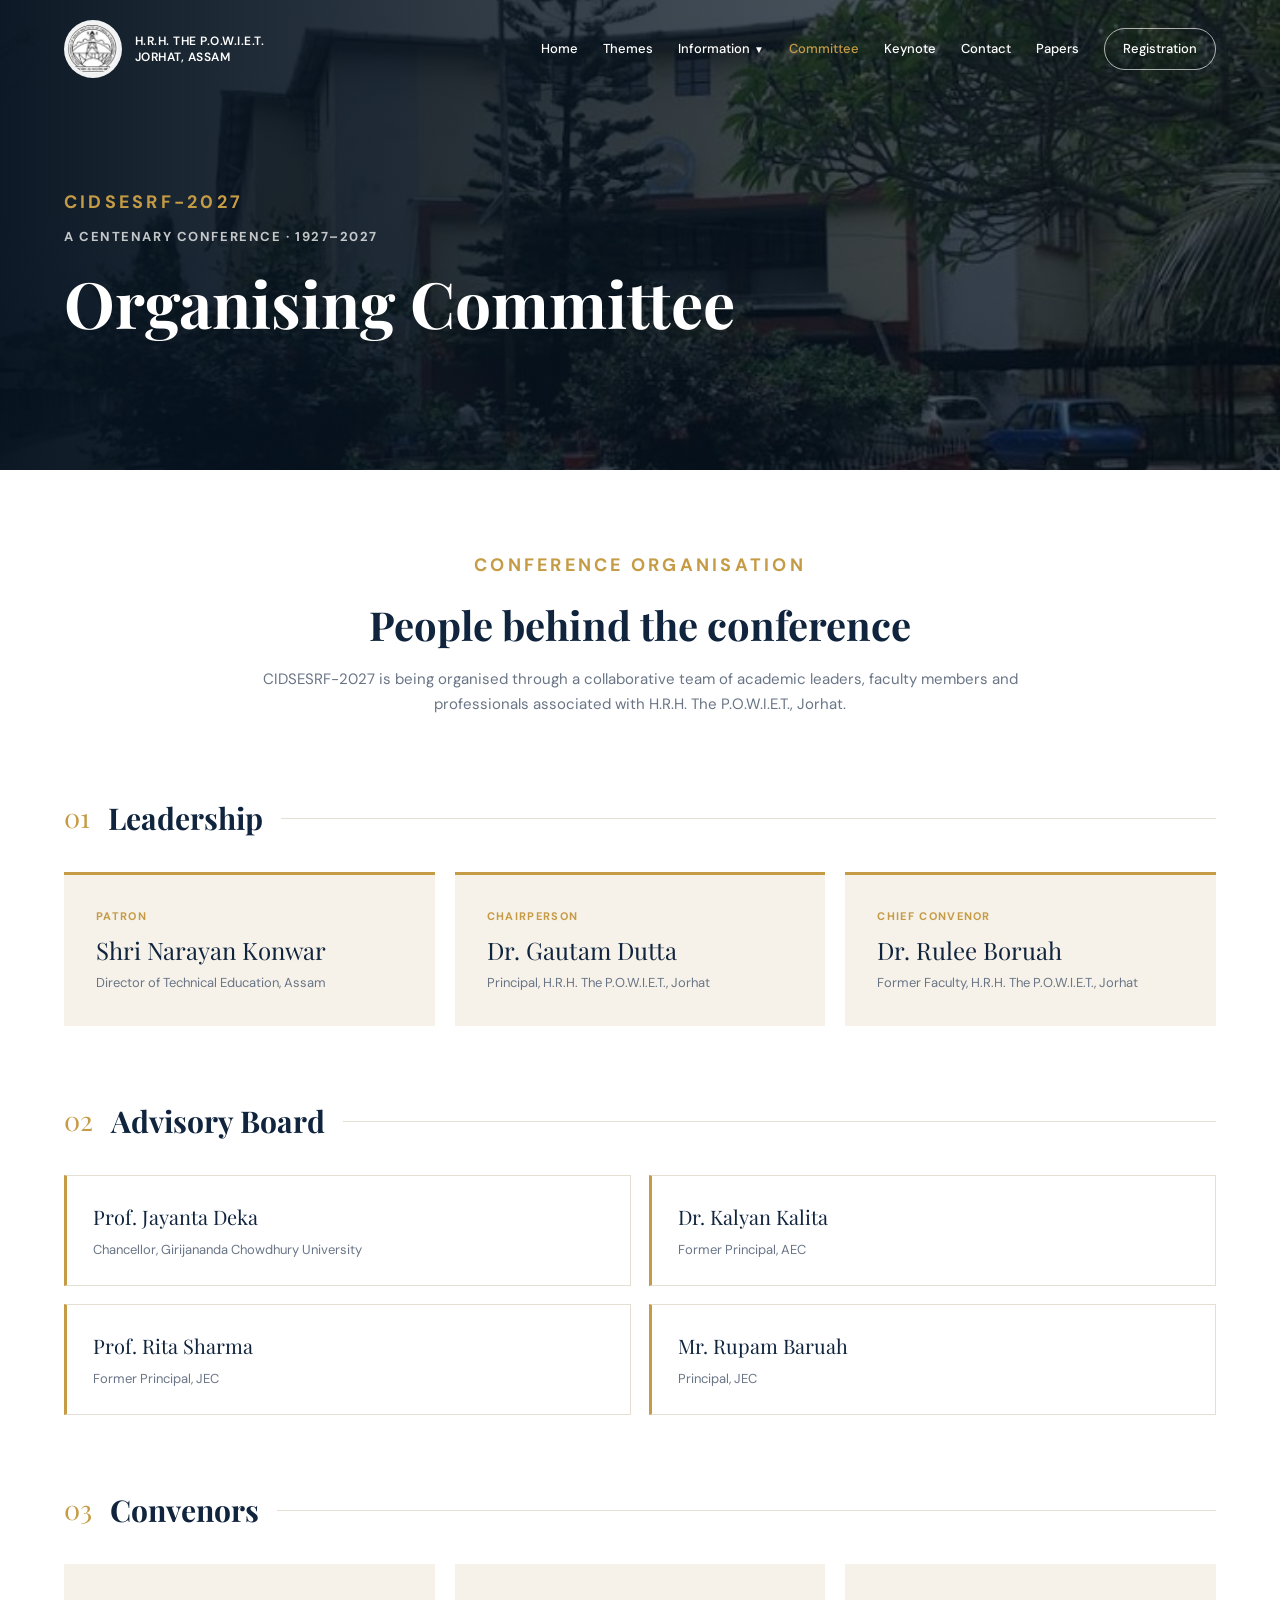
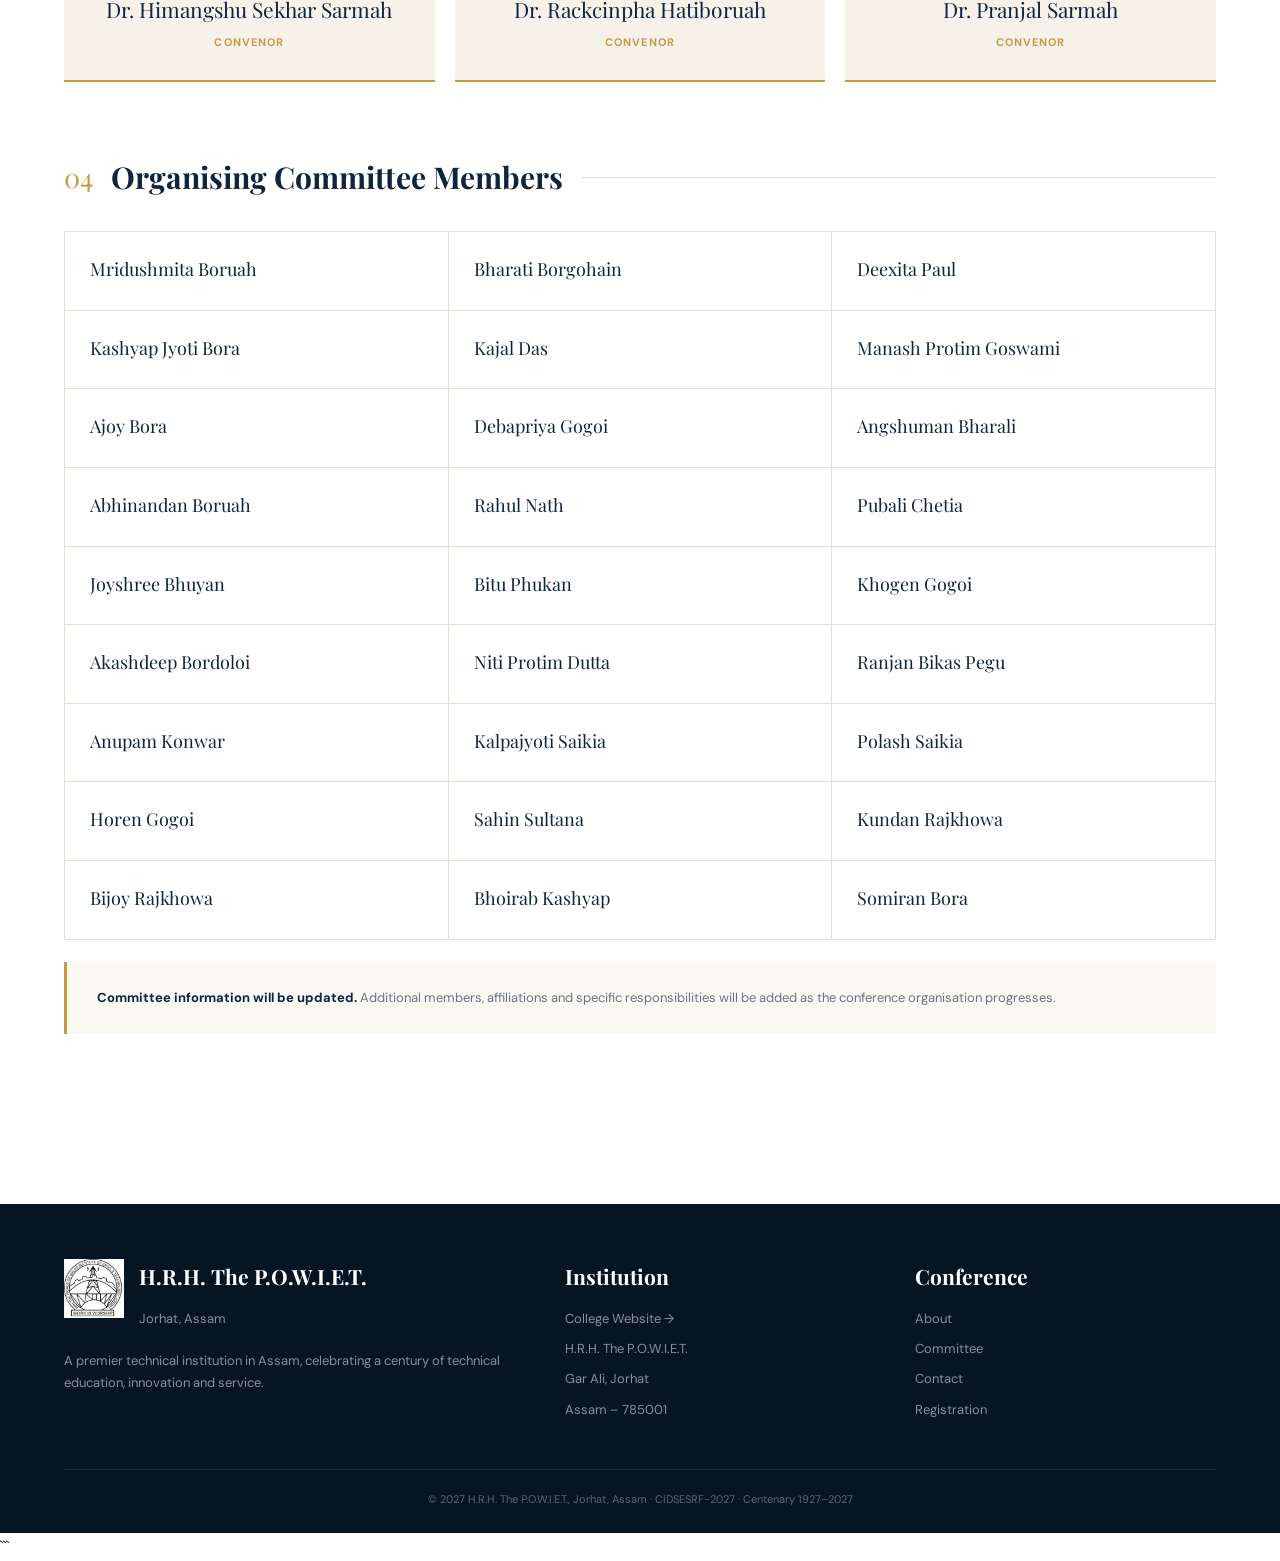
<file: committee.html>
<!DOCTYPE html>
<html lang="en">

<head>

<meta charset="UTF-8">
<meta name="viewport" content="width=device-width, initial-scale=1.0">

<title>Committee | CIDSESRF-2027</title>

<link rel="preconnect" href="https://fonts.googleapis.com">
<link rel="preconnect" href="https://fonts.gstatic.com" crossorigin>

<link href="https://fonts.googleapis.com/css2?family=DM+Sans:wght@400;500;600;700&family=Playfair+Display:wght@500;600;700&display=swap" rel="stylesheet">


<style>

:root{
    --navy:#10243e;
    --dark-navy:#071522;
    --gold:#c69b45;
    --cream:#f6f2e9;
    --white:#ffffff;
    --text:#263342;
    --muted:#697586;
    --border:#e5dfd3;
}

*{
    margin:0;
    padding:0;
    box-sizing:border-box;
}

html{
    scroll-behavior:smooth;
}

body{
    font-family:"DM Sans",sans-serif;
    color:var(--text);
    background:white;
    line-height:1.7;
}

a{
    text-decoration:none;
    color:inherit;
}

.container{
    width:90%;
    max-width:1200px;
    margin:auto;
}


/* =====================================================
   NAVIGATION
===================================================== */

.navbar{
    position:absolute;
    top:0;
    left:0;
    width:100%;
    z-index:20;
    padding:20px 5%;
    display:flex;
    justify-content:space-between;
    align-items:center;
    color:white;
}

.brand{
    display:flex;
    align-items:center;
    gap:13px;
}

.brand img{
    width:58px;
    height:58px;
    object-fit:contain;
    background:rgba(255,255,255,.94);
    padding:4px;
    border-radius:50%;
}

.brand-text{
    font-size:12px;
    font-weight:600;
    line-height:1.35;
    letter-spacing:.04em;
}

.nav-links{
    display:flex;
    align-items:center;
    gap:25px;
}

.nav-links a{
    font-size:13px;
    font-weight:500;
    color:white;
    transition:.25s ease;
}

.nav-links a:hover{
    color:var(--gold);
}

.nav-links a.active{
    color:var(--gold);
}


/* =====================================================
   INFORMATION DROPDOWN
===================================================== */

.nav-dropdown{
    position:relative;
}

.nav-dropdown > a{
    display:flex;
    align-items:center;
    gap:4px;
}

.dropdown-arrow{
    font-size:10px;
    transition:.2s ease;
}

.nav-dropdown:hover .dropdown-arrow{
    transform:rotate(180deg);
}

.dropdown-menu{
    position:absolute;
    top:100%;
    left:50%;
    transform:translateX(-50%) translateY(8px);

    min-width:190px;

    background:white;

    padding:10px 0;

    border-radius:7px;

    box-shadow:0 12px 30px rgba(0,0,0,.18);

    opacity:0;
    visibility:hidden;

    transition:.2s ease;

    z-index:100;
}

.nav-dropdown:hover .dropdown-menu{
    opacity:1;
    visibility:visible;
    transform:translateX(-50%) translateY(0);
}

.dropdown-menu a{
    display:block;

    padding:10px 20px;

    color:var(--navy)!important;

    font-size:13px;

    white-space:nowrap;
}

.dropdown-menu a:hover{
    background:var(--cream);

    color:var(--gold)!important;
}


.nav-register{
    border:1px solid rgba(255,255,255,.65);
    padding:9px 18px;
    border-radius:30px;
}

.nav-register:hover{
    background:white;
    color:var(--navy)!important;
}


/* =====================================================
   MOBILE MENU
===================================================== */

.menu-toggle{
    display:none;
    background:none;
    border:none;
    color:white;
    font-size:28px;
    cursor:pointer;
}


/* =====================================================
   HERO
===================================================== */

.page-hero{
    min-height:470px;
    display:flex;
    align-items:center;
    position:relative;

    background:
    linear-gradient(
        90deg,
        rgba(5,18,31,.97),
        rgba(5,18,31,.78),
        rgba(5,18,31,.64)
    ),
    url("college-photo.jpg");

    background-size:cover;
    background-position:center;
}

.hero-content{
    padding-top:75px;
    max-width:800px;
}


        .eyebrow {

            display: inline-block;

            color: var(--gold);

            font-size: 18px;

            font-weight: 700;

            text-transform: uppercase;

            letter-spacing: 0.18em;

            margin-bottom: 20px;
        }
.eyebrow span {

    display:block;

    font-size:13px;

    letter-spacing:0.12em;

    margin-top:8px;

    color:rgba(255,255,255,0.75);

}

.page-hero h1{
    font-family:"Playfair Display",serif;
    color:white;
    font-size:clamp(44px,5vw,64px);
    line-height:1.1;
    margin-bottom:20px;
}

.page-hero p{
    color:rgba(255,255,255,.73);
    font-size:16px;
    max-width:720px;
}


/* =====================================================
   INTRO
===================================================== */

.intro{
    padding:80px 0 55px;
    text-align:center;
}

.intro .eyebrow{
    color:var(--gold);
}

.intro h2{
    font-family:"Playfair Display",serif;
    color:var(--navy);
    font-size:40px;
    line-height:1.2;
    margin-bottom:18px;
}

.intro p{
    max-width:760px;
    margin:auto;
    color:var(--muted);
    font-size:15px;
}


/* =====================================================
   COMMITTEE
===================================================== */

.committee-section{
    padding:20px 0 100px;
}

.committee-group{
    margin-bottom:70px;
}


/* =====================================================
   SECTION HEADINGS
===================================================== */

.group-heading{
    display:flex;
    align-items:center;
    gap:18px;
    margin-bottom:28px;
}

.group-heading .number{
    font-family:"Playfair Display",serif;
    color:var(--gold);
    font-size:27px;
}

.group-heading h2{
    font-family:"Playfair Display",serif;
    color:var(--navy);
    font-size:30px;
}

.group-line{
    height:1px;
    background:var(--border);
    flex:1;
}


/* =====================================================
   FEATURED LEADERSHIP
===================================================== */

.leadership-grid{
    display:grid;
    grid-template-columns:repeat(3,1fr);
    gap:20px;
}

.person-card{
    background:var(--cream);
    padding:32px;
    border-top:3px solid var(--gold);
    transition:.25s ease;
}

.person-card:hover{
    transform:translateY(-4px);
    box-shadow:0 10px 25px rgba(16,36,62,.08);
}

.person-role{
    color:var(--gold);
    font-size:11px;
    font-weight:700;
    text-transform:uppercase;
    letter-spacing:.12em;
    margin-bottom:10px;
}

.person-name{
    font-family:"Playfair Display",serif;
    color:var(--navy);
    font-size:24px;
    line-height:1.3;
    margin-bottom:7px;
}

.person-affiliation{
    color:var(--muted);
    font-size:13px;
    line-height:1.55;
}


/* =====================================================
   ADVISORY BOARD
===================================================== */

.advisory-grid{
    display:grid;
    grid-template-columns:repeat(2,1fr);
    gap:18px;
}

.advisory-card{
    padding:24px 26px;
    background:white;
    border:1px solid var(--border);
    border-left:3px solid var(--gold);
    transition:.25s ease;
}

.advisory-card:hover{
    background:var(--cream);
    transform:translateY(-3px);
}

.advisory-name{
    font-family:"Playfair Display",serif;
    color:var(--navy);
    font-size:20px;
    margin-bottom:5px;
}

.advisory-role{
    color:var(--muted);
    font-size:13px;
}


/* =====================================================
   CONVENORS
===================================================== */

.convenor-grid{
    display:grid;
    grid-template-columns:repeat(3,1fr);
    gap:20px;
}

.convenor-card{
    background:var(--cream);
    padding:28px;
    text-align:center;
    border-bottom:2px solid var(--gold);
    transition:.25s ease;
}

.convenor-card:hover{
    transform:translateY(-4px);
    box-shadow:0 10px 25px rgba(16,36,62,.08);
}

.convenor-name{
    font-family:"Playfair Display",serif;
    color:var(--navy);
    font-size:21px;
    margin-bottom:6px;
}

.convenor-role{
    color:var(--gold);
    font-size:11px;
    font-weight:700;
    text-transform:uppercase;
    letter-spacing:.1em;
}


/* =====================================================
   GENERAL COMMITTEE
===================================================== */

.committee-list{
    display:grid;
    grid-template-columns:repeat(3,1fr);
    border-top:1px solid var(--border);
    border-left:1px solid var(--border);
}

.committee-member{
    padding:22px 25px;
    border-right:1px solid var(--border);
    border-bottom:1px solid var(--border);
    background:white;
    transition:.2s ease;
}

.committee-member:hover{
    background:var(--cream);
}

.member-name{
    font-family:"Playfair Display",serif;
    font-size:18px;
    color:var(--navy);
    margin-bottom:3px;
}

.member-role{
    font-size:12px;
    color:var(--muted);
}


/* =====================================================
   UPDATE NOTE
===================================================== */

.update-note{
    margin-top:22px;
    padding:25px 30px;
    background:#faf8f2;
    border-left:3px solid var(--gold);
    color:var(--muted);
    font-size:13px;
}

.update-note strong{
    color:var(--navy);
}


/* =====================================================
   FOOTER
===================================================== */

footer{
    background:var(--dark-navy);
    color:white;
    padding:55px 0 25px;
}

.footer-grid{
    display:grid;
    grid-template-columns:1.5fr 1fr 1fr;
    gap:50px;
}

.footer-brand{
    display:flex;
    align-items:flex-start;
    gap:15px;
}

.footer-brand img{
    width:60px;
    height:60px;
    object-fit:contain;
}

footer h3{
    font-family:"Playfair Display",serif;
    font-size:21px;
    margin-bottom:14px;
}

footer p,
footer li{
    color:rgba(255,255,255,.52);
    font-size:13px;
}

footer ul{
    list-style:none;
}

footer li{
    margin-bottom:8px;
}

footer a:hover{
    color:var(--gold);
}

.copyright{
    margin-top:40px;
    padding-top:20px;
    border-top:1px solid rgba(255,255,255,.1);
    text-align:center;
    color:rgba(255,255,255,.35);
    font-size:11px;
}


/* =====================================================
   TABLET / MOBILE
===================================================== */

@media (max-width:900px){

    .menu-toggle{
        display:block;
    }

    .nav-links{
        display:none;

        position:absolute;
        top:80px;
        right:5%;

        background:#071522;

        width:230px;

        padding:25px;

        flex-direction:column;
        align-items:flex-start;

        gap:18px;

        border-radius:8px;

        box-shadow:0 12px 30px rgba(0,0,0,.25);
    }

    .nav-links.active{
        display:flex;
    }
     .nav-dropdown{
        width:100%;
    }

    .nav-dropdown > a{
        width:100%;
        display:flex;
        justify-content:space-between;
        align-items:center;
    }

    /* Hide submenu by default on mobile */
    .dropdown-menu{
        position:static;
        transform:none;

        width:100%;
        min-width:0;

        margin-top:8px;
        padding:5px 0;

background:#071522;
        border-radius:5px;
        box-shadow:none;

        opacity:0;
        visibility:hidden;
        display:none;
    }

    /* Show submenu when Information is opened */
    .nav-dropdown.mobile-open .dropdown-menu{
        opacity:1;
        visibility:visible;
        display:block;
    }

    .dropdown-menu a{
        padding:9px 14px;

        color:rgba(255,255,255,.78)!important;

        font-size:12px;
    }

    .dropdown-menu a:hover{
        background:rgba(255,255,255,.08);
        color:var(--gold)!important;
    }

    /* Rotate arrow when opened */
    .nav-dropdown.mobile-open .dropdown-arrow{
        transform:rotate(180deg);
    }

    .leadership-grid{
        grid-template-columns:1fr;
    }

    .advisory-grid{
        grid-template-columns:1fr;
    }

    .convenor-grid{
        grid-template-columns:1fr;
    }

    .committee-list{
        grid-template-columns:repeat(2,1fr);
    }

    .footer-grid{
        grid-template-columns:1fr;
        gap:35px;
    }

    .footer-brand{
        align-items:center;
    }
}


/* =====================================================
   SMALL MOBILE
===================================================== */

@media (max-width:600px){

    .navbar{
        padding:15px 5%;
    }

    .brand img{
        width:45px;
        height:45px;
    }

    .brand-text{
        font-size:10px;
    }

    .eyebrow{
        font-size:13px;
    }

    .eyebrow span{
        font-size:10px;
    }

    .page-hero{
        min-height:420px;
    }

    .page-hero h1{
        font-size:40px;
    }

    .page-hero p{
        font-size:14px;
    }

    .intro{
        padding:65px 0 45px;
    }

    .intro h2{
        font-size:32px;
    }

    .group-heading{
        gap:12px;
    }

    .group-heading .number{
        font-size:23px;
    }

    .group-heading h2{
        font-size:25px;
    }

    .committee-list{
        grid-template-columns:1fr;
    }

    .person-card{
        padding:26px;
    }

    .advisory-card{
        padding:22px;
    }

}


/* =====================================================
   VERY SMALL SCREENS
===================================================== */

@media (max-width:420px){

    .brand-text{
        font-size:9px;
    }

    .page-hero h1{
        font-size:35px;
    }

    .intro h2{
        font-size:29px;
    }

    .group-heading h2{
        font-size:22px;
    }

}

</style>

</head>


<body>


<!-- =====================================================
     NAVIGATION
===================================================== -->

<header class="navbar">

    <a href="index.html" class="brand">

        <img
            src="college-logo.png"
            alt="H.R.H. The P.O.W.I.E.T. Logo"
        >

        <div class="brand-text">
            H.R.H. THE P.O.W.I.E.T.<br>
            JORHAT, ASSAM
        </div>

    </a>


    <button class="menu-toggle" id="menu-toggle" aria-label="Open navigation menu">
        ☰
    </button>


   <nav class="nav-links">

    <a href="index.html">
        Home
    </a>

   
    <a href="themes.html">
        Themes
    </a>


    <!-- INFORMATION DROPDOWN -->

    <div class="nav-dropdown">

        <a href="#">
            Information
            <span class="dropdown-arrow">▼</span>
        </a>

        <div class="dropdown-menu">
    <a href="about.html">
                About Us
            </a>

            
            <a href="important-dates.html">
                Important Dates
            </a>

            <a href="programme.html">
                Programme
            </a>

        </div>

    </div>


    <a href="committee.html" class="active">
        Committee
    </a>

    <a href="keynote.html">
        Keynote
    </a>

    <a href="contact.html">
        Contact
    </a>

    <a href="call-for-papers.html">
        Papers
    </a>

    <a href="registration.html" class="nav-register">
        Registration
    </a>

</nav>

</header>


<!-- =====================================================
     HERO
===================================================== -->

<header class="page-hero">

    <div class="container">

        <div class="hero-content">

            <div class="eyebrow">
                CIDSESRF-2027
                <span>A Centenary Conference · 1927–2027</span>
            </div>

            <h1>
                Organising Committee
            </h1>
    
        </div>

    </div>

</header>


<!-- =====================================================
     INTRO
===================================================== -->

<section class="intro">

    <div class="container">

        <div class="eyebrow">
            Conference Organisation
        </div>

        <h2>
            People behind the conference
        </h2>

        <p>
            CIDSESRF-2027 is being organised through a
            collaborative team of academic leaders,
            faculty members and professionals associated
            with H.R.H. The P.O.W.I.E.T., Jorhat.
        </p>

    </div>

</section>


<!-- =====================================================
     COMMITTEE SECTION
===================================================== -->

<section class="committee-section">

    <div class="container">


        <!-- =================================================
             01 — LEADERSHIP
        ================================================== -->

        <div class="committee-group">

            <div class="group-heading">

                <div class="number">
                    01
                </div>

                <h2>
                    Leadership
                </h2>

                <div class="group-line"></div>

            </div>


            <div class="leadership-grid">


                <!-- PATRON -->

                <div class="person-card">

                    <div class="person-role">
                        Patron
                    </div>

                    <div class="person-name">
                        Shri Narayan Konwar
                    </div>

                    <div class="person-affiliation">
                        Director of Technical Education, Assam
                    </div>

                </div>


                <!-- CHAIRPERSON -->

                <div class="person-card">

                    <div class="person-role">
                        Chairperson
                    </div>

                    <div class="person-name">
                        Dr. Gautam Dutta
                    </div>

                    <div class="person-affiliation">
                      Principal,  H.R.H. The P.O.W.I.E.T., Jorhat
                    </div>

                </div>


                <!-- CHIEF CONVENOR -->

                <div class="person-card">

                    <div class="person-role">
                        Chief Convenor
                    </div>

                    <div class="person-name">
                        Dr. Rulee Boruah
                    </div>

                    <div class="person-affiliation">
                       Former Faculty, H.R.H. The P.O.W.I.E.T., Jorhat
                    </div>

                </div>


            </div>

        </div>


        <!-- =================================================
             02 — ADVISORY BOARD
        ================================================== -->

        <div class="committee-group">

            <div class="group-heading">

                <div class="number">
                    02
                </div>

                <h2>
                    Advisory Board
                </h2>

                <div class="group-line"></div>

            </div>


            <div class="advisory-grid">


                <div class="advisory-card">

                    <div class="advisory-name">
                        Prof. Jayanta Deka
                    </div>

                    <div class="advisory-role">
                        Chancellor, Girijananda Chowdhury University
                    </div>

                </div>


                <div class="advisory-card">

                    <div class="advisory-name">
                        Dr. Kalyan Kalita
                    </div>

                    <div class="advisory-role">
                       Former Principal, AEC
                    </div>

                </div>


                <div class="advisory-card">

                    <div class="advisory-name">
                        Prof. Rita Sharma
                    </div>

                    <div class="advisory-role">
                       Former Principal, JEC
                    </div>

                </div>


                <div class="advisory-card">

                    <div class="advisory-name">
                        Mr. Rupam Baruah
                    </div>

                    <div class="advisory-role">
                        Principal, JEC
                    </div>

                </div>


            </div>

        </div>


        <!-- =================================================
             03 — CONVENORS
        ================================================== -->

        <div class="committee-group">

            <div class="group-heading">

                <div class="number">
                    03
                </div>

                <h2>
                    Convenors
                </h2>

                <div class="group-line"></div>

            </div>


            <div class="convenor-grid">


                <div class="convenor-card">

                    <div class="convenor-name">
                        Dr. Himangshu Sekhar Sarmah
                    </div>

                    <div class="convenor-role">
                        Convenor
                    </div>

                </div>


                <div class="convenor-card">

                    <div class="convenor-name">
                        Dr. Rackcinpha Hatiboruah
                    </div>

                    <div class="convenor-role">
                        Convenor
                    </div>

                </div>


                <div class="convenor-card">

                    <div class="convenor-name">
                        Dr. Pranjal Sarmah
                    </div>

                    <div class="convenor-role">
                        Convenor
                    </div>

                </div>


            </div>

        </div>


        <!-- =================================================
             04 — ORGANISING COMMITTEE MEMBERS
        ================================================== -->

        <div class="committee-group">

            <div class="group-heading">

                <div class="number">
                    04
                </div>

                <h2>
                    Organising Committee Members
                </h2>

                <div class="group-line"></div>

            </div>


            <div class="committee-list">


                <!-- CURRENT MEMBERS -->

                <div class="committee-member">

                    <div class="member-name">
                        Mridushmita Boruah
                    </div>

                </div>


                <div class="committee-member">

                    <div class="member-name">
                        Bharati Borgohain
                    </div>
                    
                </div>


                <div class="committee-member">

                    <div class="member-name">
                        Deexita Paul
                    </div>

                </div>


                <div class="committee-member">

                    <div class="member-name">
                        Kashyap Jyoti Bora
                    </div>

                  

                </div>


                <div class="committee-member">

                    <div class="member-name">
                        Kajal Das
                    </div>


                </div>


                <div class="committee-member">

                    <div class="member-name">
                        Manash Protim Goswami
                    </div>

                </div>


                <!-- FUTURE MEMBERS -->

                <div class="committee-member">

                    <div class="member-name">
                        Ajoy Bora
                    </div>

              

                </div>


                <div class="committee-member">

                    <div class="member-name">
                         Debapriya Gogoi 
                    </div>

                  
                </div>


                <div class="committee-member">

                    <div class="member-name">
                        Angshuman Bharali
                    </div>

                    

                </div>


                <div class="committee-member">

                    <div class="member-name">
                        Abhinandan Boruah
                    </div>

                    

                </div>


                <div class="committee-member">

                    <div class="member-name">
                        Rahul Nath
                    </div>

                  

                </div>


                <div class="committee-member">

                    <div class="member-name">
                         Pubali Chetia
                    </div>

                   

                </div>


                <div class="committee-member">

                    <div class="member-name">
                        Joyshree Bhuyan
                    </div>

                   

                </div>


                <div class="committee-member">

                    <div class="member-name">
                        Bitu Phukan
                    </div>

                   

                </div>


                <div class="committee-member">

                    <div class="member-name">
                        Khogen Gogoi
                    </div>

                   

                </div>


                <div class="committee-member">

                    <div class="member-name">
                        Akashdeep  Bordoloi
                    </div>

                   
                </div>


                <div class="committee-member">

                    <div class="member-name">
                        Niti Protim Dutta
                    </div>

                   

                </div>


                <div class="committee-member">

                    <div class="member-name">
                        Ranjan Bikas Pegu
                    </div>


                </div>


                <div class="committee-member">

                    <div class="member-name">
                        Anupam Konwar
                    </div>

                   

                </div>


                <div class="committee-member">

                    <div class="member-name">
                       Kalpajyoti Saikia
                    </div>

                 

                </div>


                <div class="committee-member">

                    <div class="member-name">
                        Polash Saikia
                    </div>

                  
                </div>
                 <div class="committee-member">

                    <div class="member-name">
                        Horen Gogoi
                    </div>

                </div>


                <div class="committee-member">

                    <div class="member-name">
                        Sahin Sultana
                    </div>

                </div>


                <div class="committee-member">

                    <div class="member-name">
                        Kundan Rajkhowa
                    </div>

                </div>


                <div class="committee-member">

                    <div class="member-name">
                        Bijoy Rajkhowa
                    </div>

                </div>


                <div class="committee-member">

                    <div class="member-name">
                        Bhoirab Kashyap
                    </div>

                </div>


                <div class="committee-member">

                    <div class="member-name">
                        Somiran Bora
                    </div>

                </div>
</div>

            <div class="update-note">

                <strong>
                    Committee information will be updated.
                </strong>

                Additional members, affiliations and
                specific responsibilities will be added
                as the conference organisation progresses.

            </div>

        </div>


    </div>

</section>


<!-- =====================================================
     FOOTER
===================================================== -->

<footer>

    <div class="container">

        <div class="footer-grid">


            <!-- INSTITUTION -->

            <div>

                <div class="footer-brand">

                    <img
                        src="college-logo.png"
                        alt="College Logo"
                    >

                    <div>

                        <h3>
                            H.R.H. The P.O.W.I.E.T.
                        </h3>

                        <p>
                            Jorhat, Assam
                        </p>

                    </div>

                </div>


                <p style="margin-top:20px; max-width:470px;">

                    A premier technical institution in Assam,
                    celebrating a century of technical education,
                    innovation and service.

                </p>

            </div>


            <!-- COLLEGE -->

            <div>

                <h3>
                    Institution
                </h3>

                <ul>

                    <li>
                        <a
                            href="https://powietjrt.in/"
                            target="_blank"
                        >
                            College Website →
                        </a>
                    </li>

                    <li>
                        H.R.H. The P.O.W.I.E.T.
                    </li>

                    <li>
                        Gar Ali, Jorhat
                    </li>

                    <li>
                        Assam – 785001
                    </li>

                </ul>

            </div>


            <!-- CONFERENCE -->

            <div>

                <h3>
                    Conference
                </h3>

                <ul>

                    <li>
                        <a href="about.html">
                            About
                        </a>
                    </li>

                    <li>
                        <a href="committee.html">
                            Committee
                        </a>
                    </li>

                    <li>
                        <a href="contact.html">
                            Contact
                        </a>
                    </li>

                    <li>
                        <a href="registration.html">
                            Registration
                        </a>
                    </li>

                </ul>

            </div>

        </div>


        <div class="copyright">

            © 2027 H.R.H. The P.O.W.I.E.T., Jorhat, Assam
            · CIDSESRF-2027
            · Centenary 1927–2027

        </div>

    </div>

</footer>


<!-- =====================================================
     MOBILE NAVIGATION SCRIPT
===================================================== -->

<script>

const menuToggle = document.getElementById("menu-toggle");
const navLinks = document.querySelector(".nav-links");
const navDropdown = document.querySelector(".nav-dropdown");
const infoLink = navDropdown.querySelector(":scope > a");


/* ==========================================
   MOBILE MENU
========================================== */

menuToggle.addEventListener("click", () => {

    navLinks.classList.toggle("active");

});


/* ==========================================
   MOBILE INFORMATION DROPDOWN
========================================== */

infoLink.addEventListener("click", (event) => {

    /* Only activate click behaviour on mobile */
    if (window.innerWidth <= 900) {

        event.preventDefault();

        navDropdown.classList.toggle("mobile-open");

    }

});


/* ==========================================
   RESET MOBILE DROPDOWN WHEN RETURNING
   TO DESKTOP
========================================== */

window.addEventListener("resize", () => {

    if (window.innerWidth > 900) {

        navDropdown.classList.remove("mobile-open");

    }

});

</script>


</body>

</html>
```
</file>
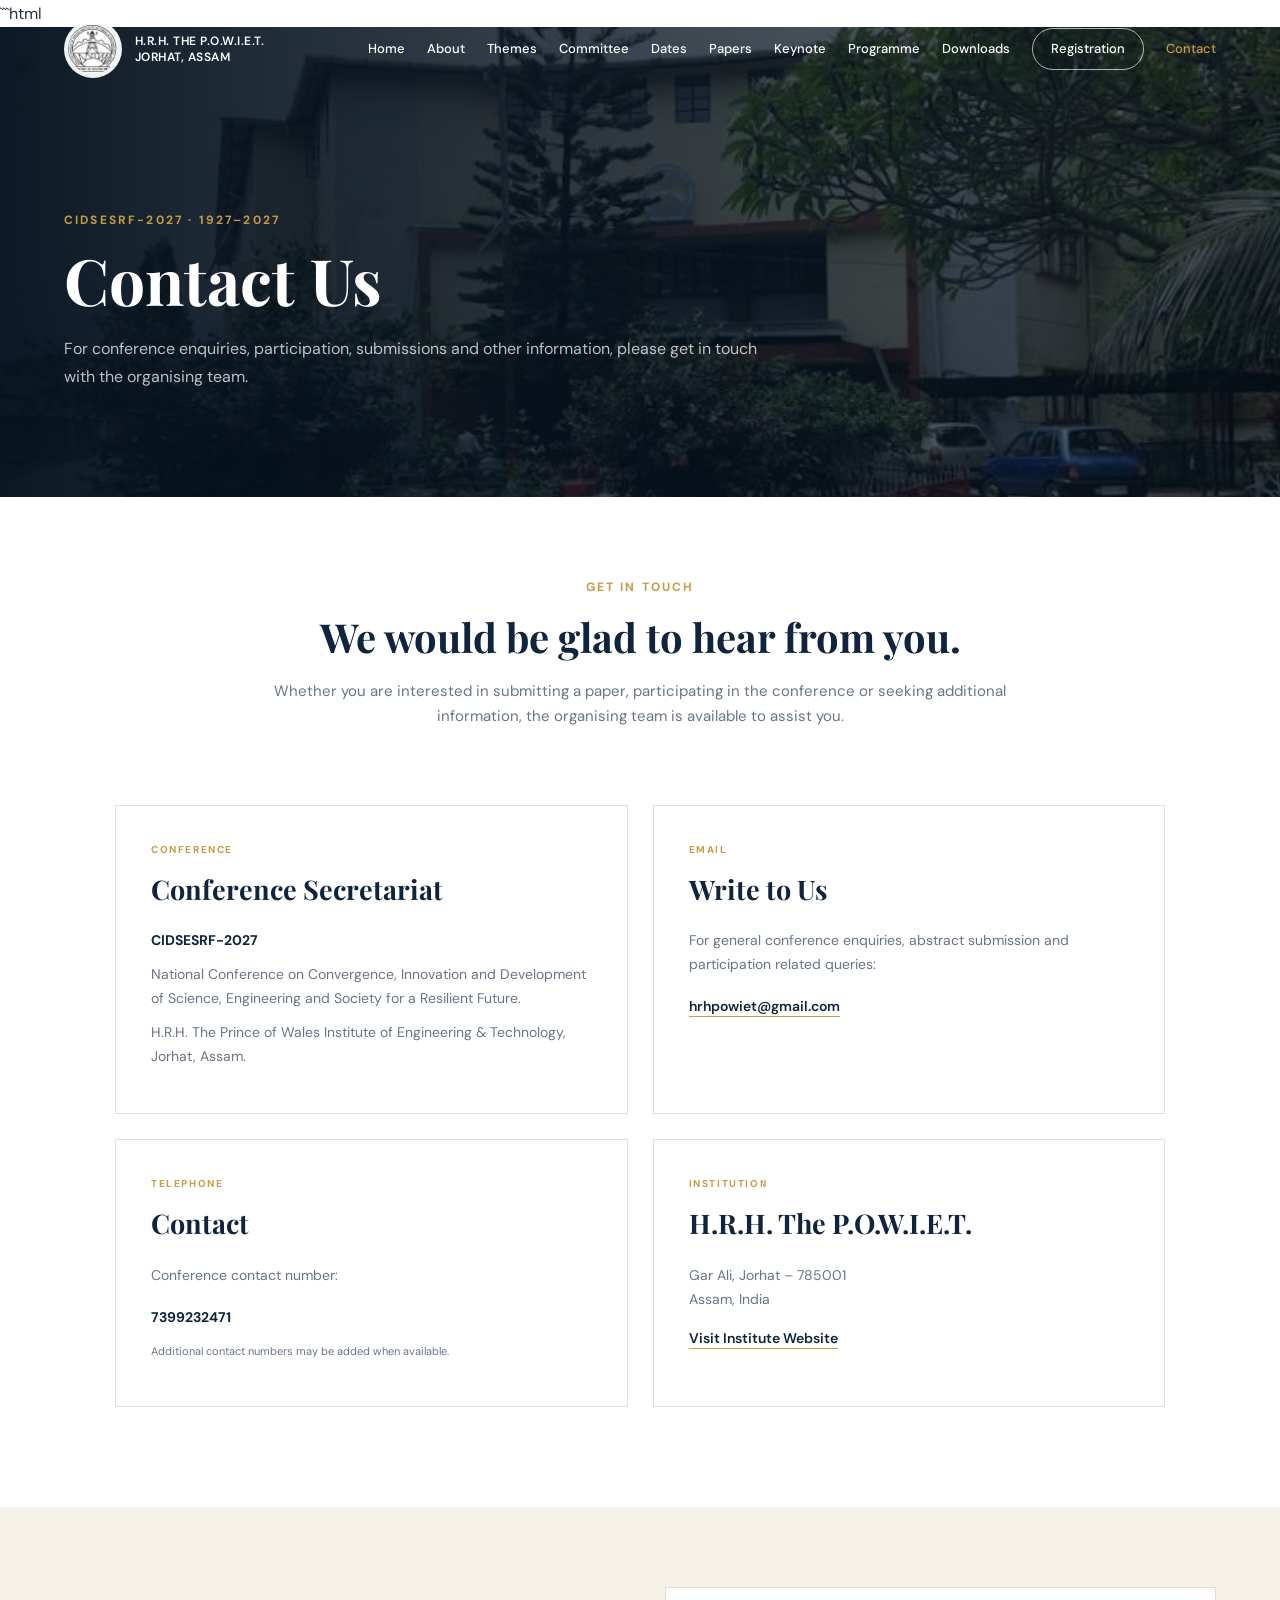
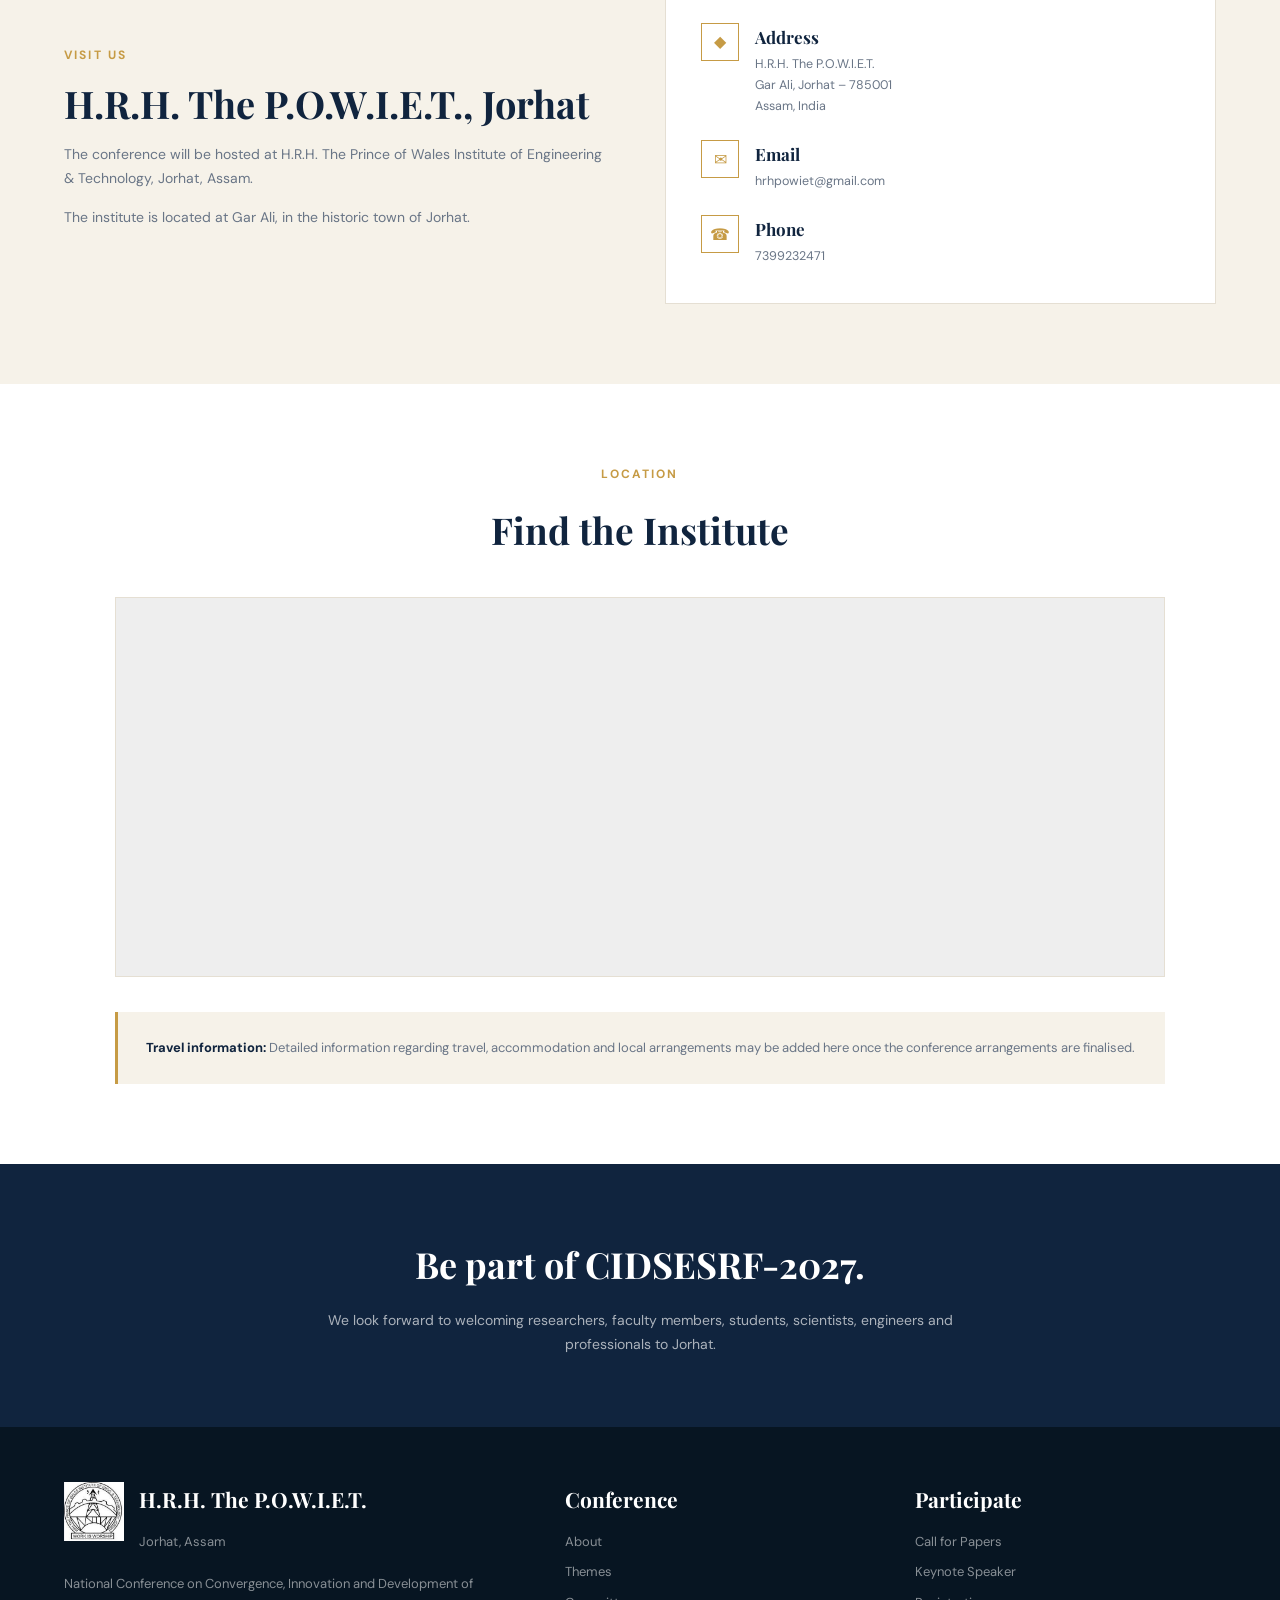
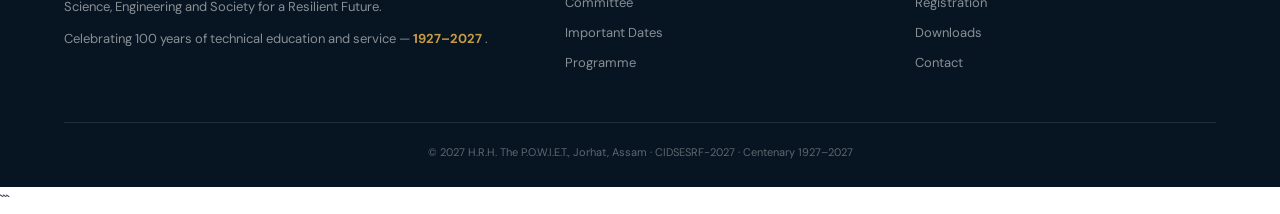
<file: contact.html>
```html
<!DOCTYPE html>
<html lang="en">

<head>

<meta charset="UTF-8">
<meta name="viewport" content="width=device-width, initial-scale=1.0">

<title>Contact | CIDSESRF-2027</title>

<link rel="preconnect" href="https://fonts.googleapis.com">
<link rel="preconnect" href="https://fonts.gstatic.com" crossorigin>

<link href="https://fonts.googleapis.com/css2?family=DM+Sans:wght@400;500;600;700&family=Playfair+Display:wght@500;600;700&display=swap" rel="stylesheet">

<style>

:root{
    --navy:#10243e;
    --dark-navy:#071522;
    --gold:#c69b45;
    --cream:#f6f2e9;
    --white:#ffffff;
    --text:#263342;
    --muted:#697586;
    --border:#e5dfd3;
}

*{
    margin:0;
    padding:0;
    box-sizing:border-box;
}

body{
    font-family:"DM Sans",sans-serif;
    color:var(--text);
    background:white;
    line-height:1.7;
}

a{
    text-decoration:none;
    color:inherit;
}

.container{
    width:90%;
    max-width:1200px;
    margin:auto;
}


/* =====================================================
   NAVIGATION
===================================================== */

.navbar{

    position:absolute;
    top:0;
    left:0;
    width:100%;

    z-index:20;

    padding:20px 5%;

    display:flex;
    justify-content:space-between;
    align-items:center;

    color:white;
}

.brand{

    display:flex;
    align-items:center;
    gap:13px;
}

.brand img{

    width:58px;
    height:58px;

    object-fit:contain;

    background:rgba(255,255,255,.94);

    padding:4px;

    border-radius:50%;
}

.brand-text{

    font-size:12px;
    font-weight:600;

    line-height:1.35;

    letter-spacing:.04em;
}

.nav-links{

    display:flex;
    align-items:center;
    gap:22px;
}

.nav-links a{

    font-size:13px;
    font-weight:500;

    color:white;

    transition:.25s ease;
}

.nav-links a:hover{
    color:var(--gold);
}

.nav-links a.active{
    color:var(--gold);
}

.nav-register{

    border:1px solid rgba(255,255,255,.65);

    padding:9px 18px;

    border-radius:30px;
}

.nav-register:hover{

    background:white;

    color:var(--navy)!important;
}


/* =====================================================
   HERO
===================================================== */

.page-hero{

    min-height:470px;

    display:flex;
    align-items:center;

    position:relative;

    background:

    linear-gradient(
        90deg,
        rgba(5,18,31,.97),
        rgba(5,18,31,.78),
        rgba(5,18,31,.64)
    ),

    url("college-photo.jpg");

    background-size:cover;
    background-position:center;
}

.hero-content{

    padding-top:75px;

    max-width:800px;
}

.eyebrow{

    color:var(--gold);

    font-size:12px;

    font-weight:700;

    text-transform:uppercase;

    letter-spacing:.18em;

    margin-bottom:15px;
}

.page-hero h1{

    font-family:"Playfair Display",serif;

    color:white;

    font-size:clamp(44px,5vw,64px);

    line-height:1.1;

    margin-bottom:20px;
}

.page-hero p{

    color:rgba(255,255,255,.73);

    font-size:16px;

    max-width:720px;
}


/* =====================================================
   INTRO
===================================================== */

.intro{

    padding:80px 0 55px;

    text-align:center;
}

.intro h2{

    font-family:"Playfair Display",serif;

    color:var(--navy);

    font-size:40px;

    line-height:1.2;

    margin-bottom:18px;
}

.intro p{

    max-width:750px;

    margin:auto;

    color:var(--muted);

    font-size:15px;
}


/* =====================================================
   CONTACT GRID
===================================================== */

.contact-section{

    padding:20px 0 100px;
}

.contact-grid{

    display:grid;

    grid-template-columns:
        1fr 1fr;

    gap:25px;

    max-width:1050px;

    margin:auto;
}

.contact-card{

    border:1px solid var(--border);

    padding:35px;

    background:white;

    transition:.25s ease;
}

.contact-card:hover{

    transform:translateY(-3px);

    box-shadow:
        0 12px 30px rgba(16,36,62,.07);

}

.card-label{

    color:var(--gold);

    font-size:10px;

    font-weight:700;

    text-transform:uppercase;

    letter-spacing:.16em;

    margin-bottom:9px;
}

.contact-card h3{

    font-family:"Playfair Display",serif;

    color:var(--navy);

    font-size:27px;

    margin-bottom:17px;
}

.contact-card p{

    color:var(--muted);

    font-size:14px;

    margin-bottom:10px;
}

.contact-card strong{

    color:var(--navy);
}

.contact-link{

    color:var(--navy);

    font-weight:600;

    border-bottom:1px solid var(--gold);

    padding-bottom:1px;
}

.contact-link:hover{
    color:var(--gold);
}


/* =====================================================
   ADDRESS
===================================================== */

.address-section{

    background:var(--cream);

    padding:80px 0;
}

.address-grid{

    display:grid;

    grid-template-columns:1fr 1fr;

    gap:50px;

    align-items:center;
}

.address-content h2{

    font-family:"Playfair Display",serif;

    color:var(--navy);

    font-size:38px;

    line-height:1.2;

    margin-bottom:17px;
}

.address-content p{

    color:var(--muted);

    font-size:14px;

    margin-bottom:15px;
}

.address-box{

    background:white;

    border:1px solid var(--border);

    padding:35px;
}

.address-box .line{

    display:flex;

    gap:16px;

    align-items:flex-start;

    margin-bottom:23px;
}

.address-box .line:last-child{
    margin-bottom:0;
}

.icon{

    width:38px;

    height:38px;

    flex-shrink:0;

    border:1px solid var(--gold);

    display:flex;

    align-items:center;

    justify-content:center;

    color:var(--gold);

    font-size:16px;
}

.address-box h4{

    font-family:"Playfair Display",serif;

    color:var(--navy);

    font-size:17px;

    margin-bottom:2px;
}

.address-box p{

    color:var(--muted);

    font-size:12.5px;

    margin:0;
}


/* =====================================================
   MAP
===================================================== */

.map-section{

    padding:80px 0;
}

.map-heading{

    text-align:center;

    margin-bottom:35px;
}

.map-heading h2{

    font-family:"Playfair Display",serif;

    color:var(--navy);

    font-size:37px;

    margin-top:5px;
}

.map-frame{

    max-width:1050px;

    margin:auto;

    height:380px;

    border:1px solid var(--border);

    background:#eee;

    overflow:hidden;
}

.map-frame iframe{

    width:100%;

    height:100%;

    border:0;
}


/* =====================================================
   CONTACT NOTE
===================================================== */

.note{

    max-width:1050px;

    margin:35px auto 0;

    background:var(--cream);

    border-left:3px solid var(--gold);

    padding:25px 28px;

    color:var(--muted);

    font-size:13px;
}

.note strong{
    color:var(--navy);
}


/* =====================================================
   CTA
===================================================== */

.cta{

    background:var(--navy);

    padding:70px 0;

    text-align:center;
}

.cta h2{

    font-family:"Playfair Display",serif;

    color:white;

    font-size:36px;

    margin-bottom:14px;
}

.cta p{

    max-width:680px;

    margin:auto;

    color:rgba(255,255,255,.65);

    font-size:14px;
}


/* =====================================================
   FOOTER
===================================================== */

footer{

    background:var(--dark-navy);

    color:white;

    padding:55px 0 25px;
}

.footer-grid{

    display:grid;

    grid-template-columns:1.5fr 1fr 1fr;

    gap:50px;
}

.footer-brand{

    display:flex;

    align-items:flex-start;

    gap:15px;
}

.footer-brand img{

    width:60px;
    height:60px;

    object-fit:contain;
}

footer h3{

    font-family:"Playfair Display",serif;

    font-size:21px;

    margin-bottom:14px;
}

footer p,
footer li{

    color:rgba(255,255,255,.52);

    font-size:13px;
}

footer ul{
    list-style:none;
}

footer li{
    margin-bottom:8px;
}

footer a:hover{
    color:var(--gold);
}

.copyright{

    margin-top:40px;

    padding-top:20px;

    border-top:1px solid rgba(255,255,255,.1);

    text-align:center;

    color:rgba(255,255,255,.35);

    font-size:11px;
}


/* =====================================================
   MOBILE
===================================================== */

@media(max-width:900px){

    .nav-links{
        display:none;
    }

    .contact-grid,
    .address-grid{
        grid-template-columns:1fr;
    }

    .footer-grid{
        grid-template-columns:1fr;
    }

}

@media(max-width:600px){

    .navbar{
        padding:15px 5%;
    }

    .brand img{
        width:45px;
        height:45px;
    }

    .brand-text{
        font-size:10px;
    }

    .page-hero{
        min-height:430px;
    }

    .page-hero h1{
        font-size:40px;
    }

    .intro{
        padding:65px 0 40px;
    }

    .intro h2{
        font-size:34px;
    }

    .contact-card{
        padding:25px;
    }

    .address-section,
    .map-section{
        padding:60px 0;
    }

    .map-frame{
        height:300px;
    }

}

</style>

</head>


<body>


<!-- =====================================================
     NAVIGATION
===================================================== -->

<header class="navbar">

    <a href="index.html" class="brand">

        <img
            src="college-logo.png"
            alt="H.R.H. The P.O.W.I.E.T. Logo"
        >

        <div class="brand-text">

            H.R.H. THE P.O.W.I.E.T.<br>
            JORHAT, ASSAM

        </div>

    </a>


    <nav class="nav-links">

        <a href="index.html">
            Home
        </a>

        <a href="about.html">
            About
        </a>

        <a href="themes.html">
            Themes
        </a>

        <a href="committee.html">
            Committee
        </a>

        <a href="important-dates.html">
            Dates
        </a>

        <a href="call-for-papers.html">
            Papers
        </a>

        <a href="keynote.html">
            Keynote
        </a>

        <a href="programme.html">
            Programme
        </a>

        <a href="downloads.html">
            Downloads
        </a>

        <a
            href="registration.html"
            class="nav-register"
        >
            Registration
        </a>

        <a href="contact.html" class="active">
            Contact
        </a>

    </nav>

</header>



<!-- =====================================================
     HERO
===================================================== -->

<header class="page-hero">

    <div class="container">

        <div class="hero-content">

            <div class="eyebrow">
                CIDSESRF-2027 · 1927–2027
            </div>

            <h1>
                Contact Us
            </h1>

            <p>

                For conference enquiries, participation,
                submissions and other information,
                please get in touch with the organising team.

            </p>

        </div>

    </div>

</header>



<!-- =====================================================
     INTRO
===================================================== -->

<section class="intro">

    <div class="container">

        <div class="eyebrow">
            Get in Touch
        </div>

        <h2>
            We would be glad to hear from you.
        </h2>

        <p>

            Whether you are interested in submitting a paper,
            participating in the conference or seeking
            additional information, the organising team is
            available to assist you.

        </p>

    </div>

</section>



<!-- =====================================================
     CONTACT CARDS
===================================================== -->

<section class="contact-section">

    <div class="container">

        <div class="contact-grid">


            <!-- CONFERENCE CONTACT -->

            <div class="contact-card">

                <div class="card-label">
                    Conference
                </div>

                <h3>
                    Conference Secretariat
                </h3>

                <p>
                    <strong>
                        CIDSESRF-2027
                    </strong>
                </p>

                <p>

                    National Conference on Convergence,
                    Innovation and Development of Science,
                    Engineering and Society for a Resilient Future.

                </p>

                <p>

                    H.R.H. The Prince of Wales Institute
                    of Engineering &amp; Technology,
                    Jorhat, Assam.

                </p>

            </div>



            <!-- EMAIL -->

            <div class="contact-card">

                <div class="card-label">
                    Email
                </div>

                <h3>
                    Write to Us
                </h3>

                <p>

                    For general conference enquiries,
                    abstract submission and participation
                    related queries:

                </p>

                <p style="margin-top:18px;">

                    <a
                        href="mailto:hrhpowiet@gmail.com"
                        class="contact-link"
                    >
                        hrhpowiet@gmail.com
                    </a>

                </p>

            </div>



            <!-- PHONE -->

            <div class="contact-card">

                <div class="card-label">
                    Telephone
                </div>

                <h3>
                    Contact
                </h3>

                <p>

                    Conference contact number:

                </p>

                <p style="margin-top:18px;">

                    <strong>
                        7399232471
                    </strong>

                </p>

                <p style="font-size:11px;margin-top:12px;">

                    Additional contact numbers may be
                    added when available.

                </p>

            </div>



            <!-- INSTITUTE -->

            <div class="contact-card">

                <div class="card-label">
                    Institution
                </div>

                <h3>
                    H.R.H. The P.O.W.I.E.T.
                </h3>

                <p>

                    Gar Ali, Jorhat – 785001<br>
                    Assam, India

                </p>

                <p style="margin-top:15px;">

                    <a
                        href="https://powietjrt.in/index.php"
                        target="_blank"
                        class="contact-link"
                    >
                        Visit Institute Website
                    </a>

                </p>

            </div>


        </div>

    </div>

</section>



<!-- =====================================================
     ADDRESS
===================================================== -->

<section class="address-section">

    <div class="container">

        <div class="address-grid">


            <div class="address-content">

                <div class="eyebrow">
                    Visit Us
                </div>

                <h2>
                    H.R.H. The P.O.W.I.E.T.,
                    Jorhat
                </h2>

                <p>

                    The conference will be hosted at
                    H.R.H. The Prince of Wales Institute
                    of Engineering &amp; Technology,
                    Jorhat, Assam.

                </p>

                <p>

                    The institute is located at Gar Ali,
                    in the historic town of Jorhat.

                </p>

            </div>



            <div class="address-box">


                <div class="line">

                    <div class="icon">
                        ◆
                    </div>

                    <div>

                        <h4>
                            Address
                        </h4>

                        <p>
                            H.R.H. The P.O.W.I.E.T.<br>
                            Gar Ali, Jorhat – 785001<br>
                            Assam, India
                        </p>

                    </div>

                </div>



                <div class="line">

                    <div class="icon">
                        ✉
                    </div>

                    <div>

                        <h4>
                            Email
                        </h4>

                        <p>
                            hrhpowiet@gmail.com
                        </p>

                    </div>

                </div>



                <div class="line">

                    <div class="icon">
                        ☎
                    </div>

                    <div>

                        <h4>
                            Phone
                        </h4>

                        <p>
                            7399232471
                        </p>

                    </div>

                </div>


            </div>

        </div>

    </div>

</section>



<!-- =====================================================
     MAP
===================================================== -->

<section class="map-section">

    <div class="container">

        <div class="map-heading">

            <div class="eyebrow">
                Location
            </div>

            <h2>
                Find the Institute
            </h2>

        </div>


        <div class="map-frame">

            <iframe

                src="https://www.google.com/maps?q=H.R.H.%20The%20Prince%20of%20Wales%20Institute%20of%20Engineering%20and%20Technology,%20Jorhat,%20Assam&output=embed"

                loading="lazy"

                referrerpolicy="no-referrer-when-downgrade"

                allowfullscreen>

            </iframe>

        </div>


        <div class="note">

            <strong>
                Travel information:
            </strong>

            Detailed information regarding travel,
            accommodation and local arrangements may be
            added here once the conference arrangements
            are finalised.

        </div>

    </div>

</section>



<!-- =====================================================
     CTA
===================================================== -->

<section class="cta">

    <div class="container">

        <h2>
            Be part of CIDSESRF-2027.
        </h2>

        <p>

            We look forward to welcoming researchers,
            faculty members, students, scientists,
            engineers and professionals to Jorhat.

        </p>

    </div>

</section>



<!-- =====================================================
     FOOTER
===================================================== -->

<footer>

    <div class="container">

        <div class="footer-grid">


            <div>

                <div class="footer-brand">

                    <img
                        src="college-logo.png"
                        alt="College Logo"
                    >

                    <div>

                        <h3>
                            H.R.H. The P.O.W.I.E.T.
                        </h3>

                        <p>
                            Jorhat, Assam
                        </p>

                    </div>

                </div>


                <p style="margin-top:20px;max-width:470px;">

                    National Conference on Convergence,
                    Innovation and Development of Science,
                    Engineering and Society for a Resilient Future.

                </p>


                <p style="margin-top:10px;">

                    Celebrating 100 years of technical education
                    and service —
                    <strong style="color:var(--gold)">
                        1927–2027
                    </strong>.

                </p>

            </div>



            <div>

                <h3>
                    Conference
                </h3>

                <ul>

                    <li>
                        <a href="about.html">
                            About
                        </a>
                    </li>

                    <li>
                        <a href="themes.html">
                            Themes
                        </a>
                    </li>

                    <li>
                        <a href="committee.html">
                            Committee
                        </a>
                    </li>

                    <li>
                        <a href="important-dates.html">
                            Important Dates
                        </a>
                    </li>

                    <li>
                        <a href="programme.html">
                            Programme
                        </a>
                    </li>

                </ul>

            </div>



            <div>

                <h3>
                    Participate
                </h3>

                <ul>

                    <li>
                        <a href="call-for-papers.html">
                            Call for Papers
                        </a>
                    </li>

                    <li>
                        <a href="keynote.html">
                            Keynote Speaker
                        </a>
                    </li>

                    <li>
                        <a href="registration.html">
                            Registration
                        </a>
                    </li>

                    <li>
                        <a href="downloads.html">
                            Downloads
                        </a>
                    </li>

                    <li>
                        <a href="contact.html">
                            Contact
                        </a>
                    </li>

                </ul>

            </div>


        </div>


        <div class="copyright">

            © 2027 H.R.H. The P.O.W.I.E.T., Jorhat, Assam
            · CIDSESRF-2027
            · Centenary 1927–2027

        </div>

    </div>

</footer>


</body>

</html>
```
</file>
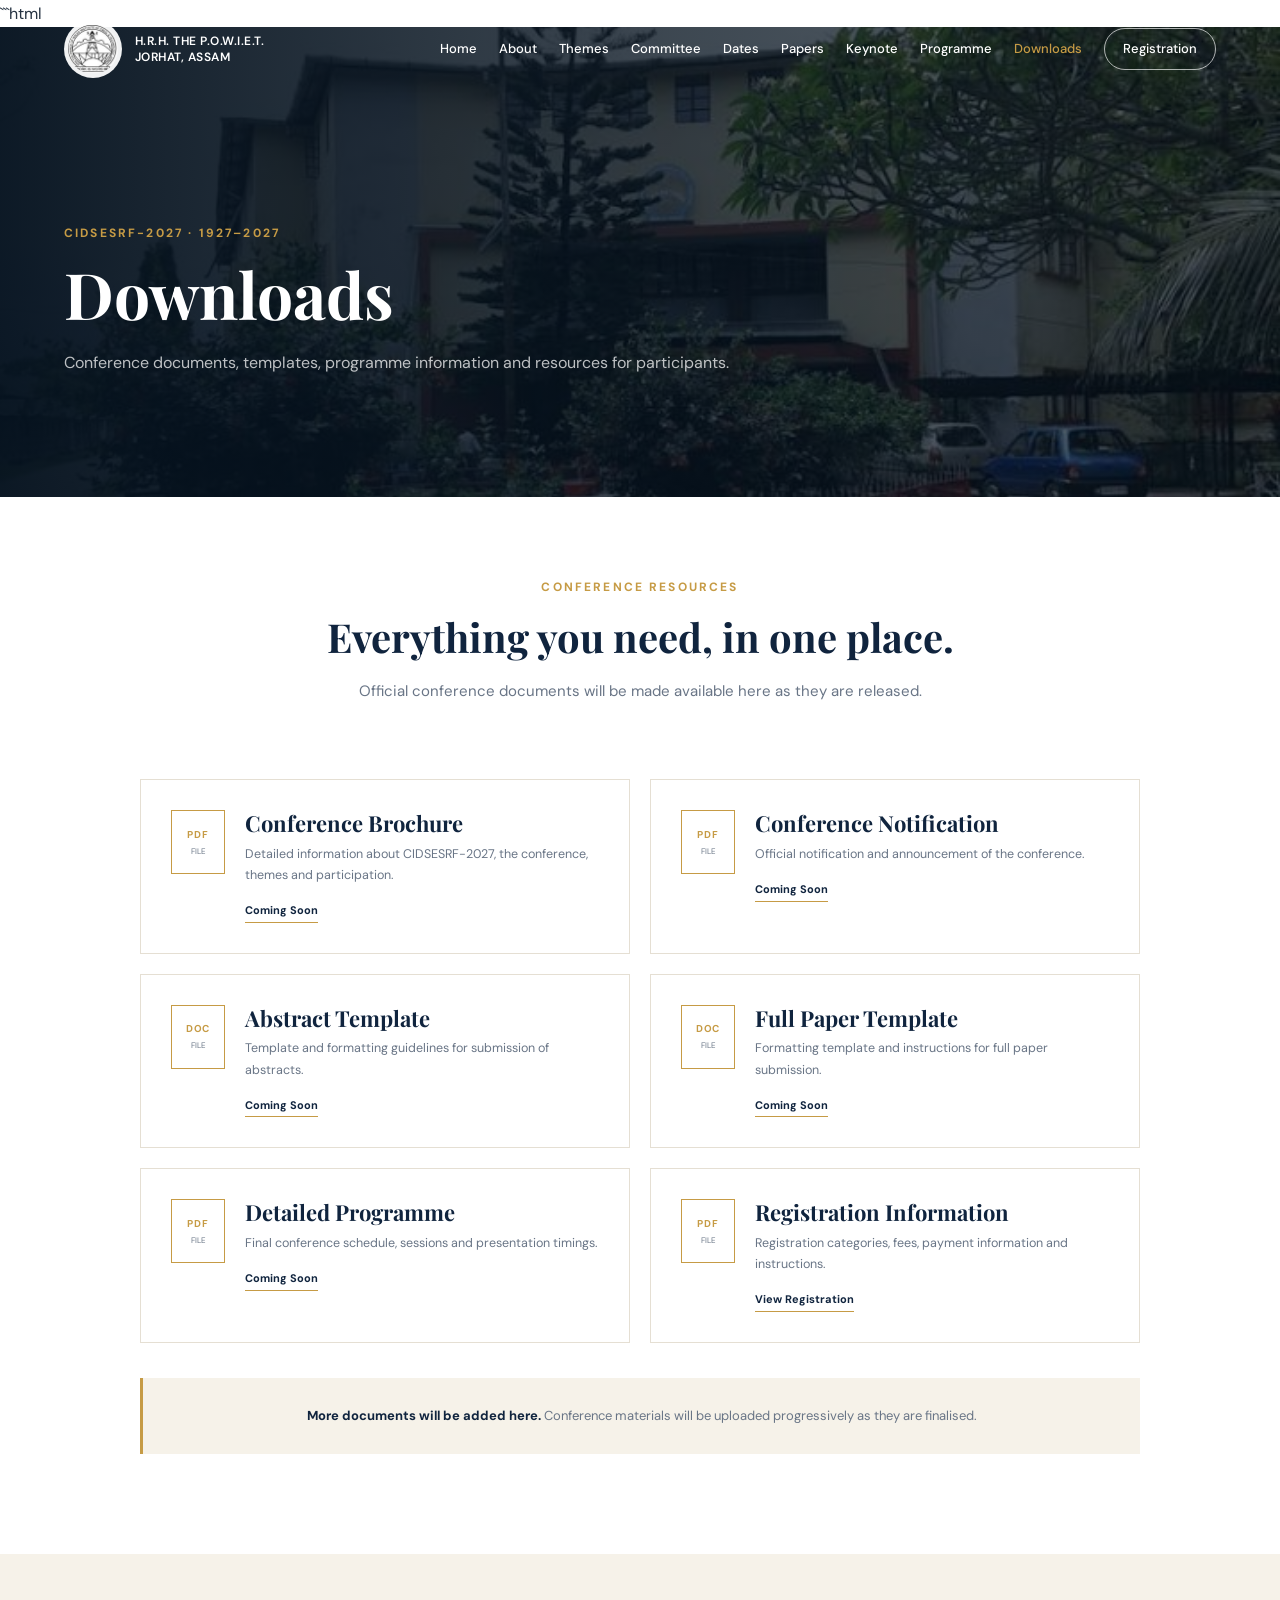
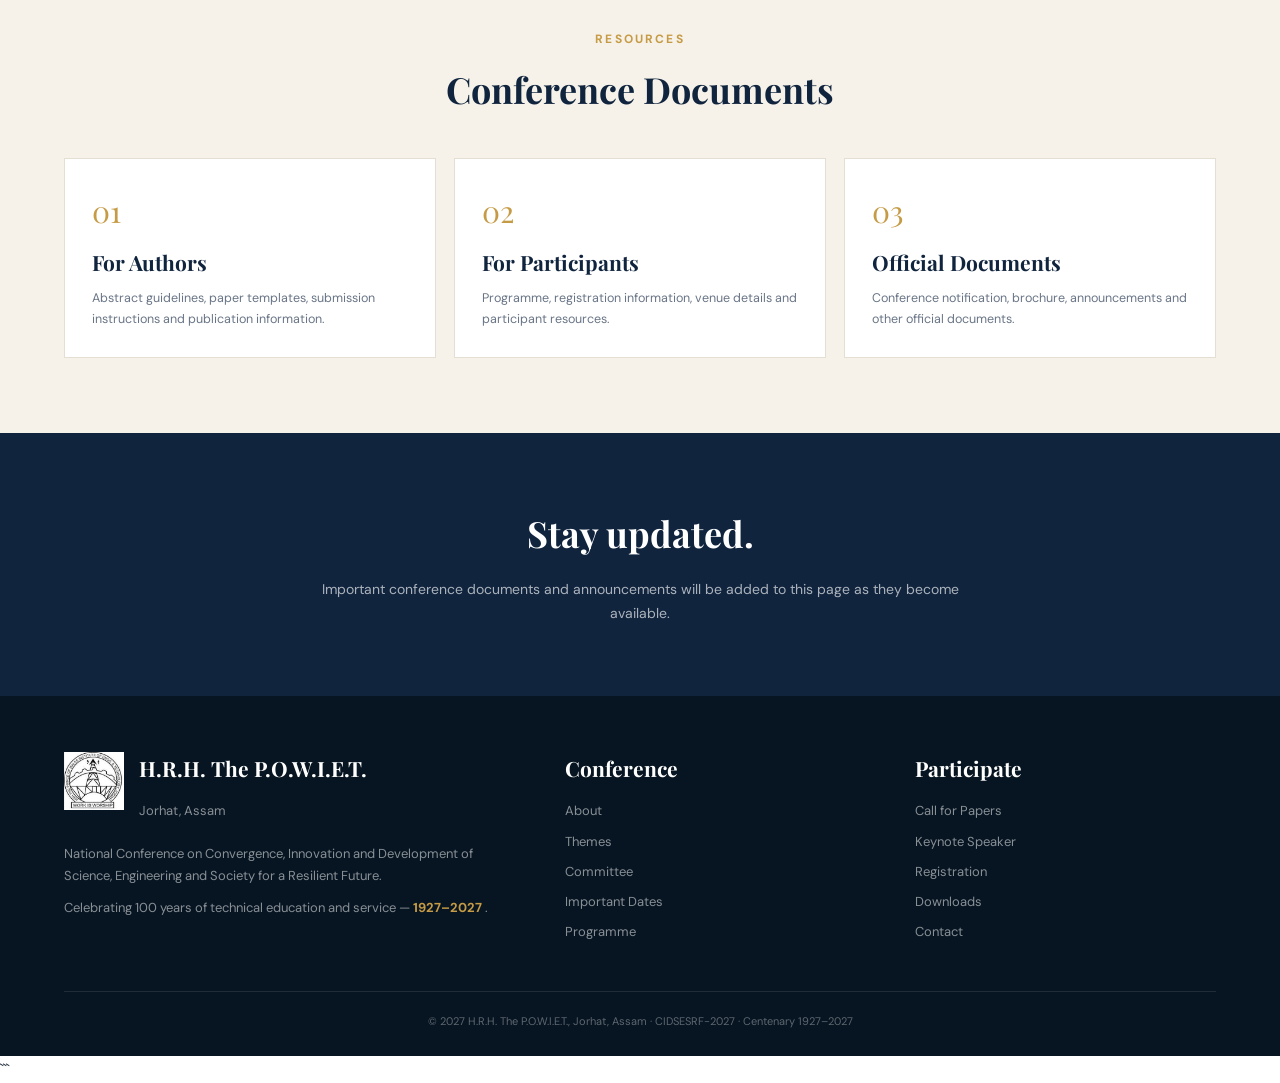
<file: downloads.html>
```html
<!DOCTYPE html>
<html lang="en">

<head>

<meta charset="UTF-8">
<meta name="viewport" content="width=device-width, initial-scale=1.0">

<title>Downloads | CIDSESRF-2027</title>

<link rel="preconnect" href="https://fonts.googleapis.com">
<link rel="preconnect" href="https://fonts.gstatic.com" crossorigin>

<link href="https://fonts.googleapis.com/css2?family=DM+Sans:wght@400;500;600;700&family=Playfair+Display:wght@500;600;700&display=swap" rel="stylesheet">

<style>

:root{
    --navy:#10243e;
    --dark-navy:#071522;
    --gold:#c69b45;
    --cream:#f6f2e9;
    --white:#ffffff;
    --text:#263342;
    --muted:#697586;
    --border:#e5dfd3;
}

*{
    margin:0;
    padding:0;
    box-sizing:border-box;
}

html{
    scroll-behavior:smooth;
}

body{
    font-family:"DM Sans",sans-serif;
    color:var(--text);
    background:white;
    line-height:1.7;
}

a{
    text-decoration:none;
    color:inherit;
}

.container{
    width:90%;
    max-width:1200px;
    margin:auto;
}


/* =====================================================
   NAVIGATION
===================================================== */

.navbar{

    position:absolute;
    top:0;
    left:0;
    width:100%;

    z-index:20;

    padding:20px 5%;

    display:flex;
    justify-content:space-between;
    align-items:center;

    color:white;
}

.brand{

    display:flex;
    align-items:center;
    gap:13px;
}

.brand img{

    width:58px;
    height:58px;

    object-fit:contain;

    background:rgba(255,255,255,.94);

    padding:4px;

    border-radius:50%;
}

.brand-text{

    font-size:12px;
    font-weight:600;

    line-height:1.35;

    letter-spacing:.04em;
}

.nav-links{

    display:flex;
    align-items:center;
    gap:22px;
}

.nav-links a{

    font-size:13px;
    font-weight:500;

    color:white;

    transition:.25s ease;
}

.nav-links a:hover{
    color:var(--gold);
}

.nav-links a.active{
    color:var(--gold);
}

.nav-register{

    border:1px solid rgba(255,255,255,.65);

    padding:9px 18px;

    border-radius:30px;
}

.nav-register:hover{

    background:white;

    color:var(--navy)!important;
}


/* =====================================================
   HERO
===================================================== */

.page-hero{

    min-height:470px;

    display:flex;
    align-items:center;

    position:relative;

    background:

    linear-gradient(
        90deg,
        rgba(5,18,31,.97),
        rgba(5,18,31,.78),
        rgba(5,18,31,.64)
    ),

    url("college-photo.jpg");

    background-size:cover;
    background-position:center;
}

.hero-content{

    padding-top:75px;

    max-width:800px;
}

.eyebrow{

    color:var(--gold);

    font-size:12px;

    font-weight:700;

    text-transform:uppercase;

    letter-spacing:.18em;

    margin-bottom:15px;
}

.page-hero h1{

    font-family:"Playfair Display",serif;

    color:white;

    font-size:clamp(44px,5vw,64px);

    line-height:1.1;

    margin-bottom:20px;
}

.page-hero p{

    color:rgba(255,255,255,.73);

    font-size:16px;

    max-width:720px;
}


/* =====================================================
   INTRO
===================================================== */

.intro{

    padding:80px 0 55px;

    text-align:center;
}

.intro h2{

    font-family:"Playfair Display",serif;

    color:var(--navy);

    font-size:40px;

    line-height:1.2;

    margin-bottom:18px;
}

.intro p{

    max-width:760px;

    margin:auto;

    color:var(--muted);

    font-size:15px;
}


/* =====================================================
   DOWNLOADS
===================================================== */

.downloads-section{

    padding:20px 0 100px;
}

.download-grid{

    display:grid;

    grid-template-columns:
        repeat(2,1fr);

    gap:20px;

    max-width:1000px;

    margin:auto;
}

.download-card{

    border:1px solid var(--border);

    background:white;

    padding:30px;

    display:flex;

    align-items:flex-start;

    gap:20px;

    transition:.25s ease;
}

.download-card:hover{

    transform:translateY(-3px);

    border-color:#c9b98f;

    box-shadow:0 10px 30px rgba(16,36,62,.07);
}


/* PDF icon */

.file-icon{

    min-width:54px;

    height:64px;

    border:1px solid var(--gold);

    display:flex;

    flex-direction:column;

    align-items:center;

    justify-content:center;

    color:var(--gold);
}

.file-icon strong{

    font-size:10px;

    letter-spacing:.08em;
}

.file-icon span{

    font-size:8px;

    margin-top:2px;

    color:var(--muted);
}


.download-content{

    flex:1;
}

.download-content h3{

    font-family:"Playfair Display",serif;

    color:var(--navy);

    font-size:22px;

    line-height:1.25;

    margin-bottom:6px;
}

.download-content p{

    color:var(--muted);

    font-size:12.5px;

    margin-bottom:15px;
}

.download-button{

    display:inline-block;

    color:var(--navy);

    border-bottom:1px solid var(--gold);

    font-size:11px;

    font-weight:700;

    padding-bottom:2px;

    transition:.2s ease;
}

.download-button:hover{

    color:var(--gold);
}


/* =====================================================
   AVAILABLE SOON
===================================================== */

.coming-soon{

    margin:35px auto 0;

    max-width:1000px;

    padding:27px 30px;

    background:var(--cream);

    border-left:3px solid var(--gold);

    color:var(--muted);

    font-size:13px;

    text-align:center;
}

.coming-soon strong{
    color:var(--navy);
}


/* =====================================================
   DOCUMENT CATEGORIES
===================================================== */

.categories{

    background:var(--cream);

    padding:75px 0;
}

.section-heading{

    text-align:center;

    margin-bottom:38px;
}

.section-heading .eyebrow{
    margin-bottom:9px;
}

.section-heading h2{

    font-family:"Playfair Display",serif;

    color:var(--navy);

    font-size:36px;
}

.category-grid{

    display:grid;

    grid-template-columns:
        repeat(3,1fr);

    gap:18px;
}

.category{

    background:white;

    padding:27px;

    border:1px solid var(--border);
}

.category-number{

    font-family:"Playfair Display",serif;

    font-size:30px;

    color:var(--gold);

    margin-bottom:8px;
}

.category h3{

    font-family:"Playfair Display",serif;

    color:var(--navy);

    font-size:21px;

    margin-bottom:7px;
}

.category p{

    color:var(--muted);

    font-size:12.5px;
}


/* =====================================================
   CTA
===================================================== */

.cta{

    background:var(--navy);

    padding:70px 0;

    text-align:center;
}

.cta h2{

    font-family:"Playfair Display",serif;

    color:white;

    font-size:36px;

    margin-bottom:14px;
}

.cta p{

    max-width:680px;

    margin:auto;

    color:rgba(255,255,255,.65);

    font-size:14px;
}


/* =====================================================
   FOOTER
===================================================== */

footer{

    background:var(--dark-navy);

    color:white;

    padding:55px 0 25px;
}

.footer-grid{

    display:grid;

    grid-template-columns:1.5fr 1fr 1fr;

    gap:50px;
}

.footer-brand{

    display:flex;

    align-items:flex-start;

    gap:15px;
}

.footer-brand img{

    width:60px;
    height:60px;

    object-fit:contain;
}

footer h3{

    font-family:"Playfair Display",serif;

    font-size:21px;

    margin-bottom:14px;
}

footer p,
footer li{

    color:rgba(255,255,255,.52);

    font-size:13px;
}

footer ul{
    list-style:none;
}

footer li{
    margin-bottom:8px;
}

footer a:hover{
    color:var(--gold);
}

.copyright{

    margin-top:40px;

    padding-top:20px;

    border-top:1px solid rgba(255,255,255,.1);

    text-align:center;

    color:rgba(255,255,255,.35);

    font-size:11px;
}


/* =====================================================
   MOBILE
===================================================== */

@media(max-width:900px){

    .nav-links{
        display:none;
    }

    .download-grid{
        grid-template-columns:1fr;
    }

    .category-grid{
        grid-template-columns:1fr;
    }

    .footer-grid{
        grid-template-columns:1fr;
    }

}

@media(max-width:600px){

    .navbar{
        padding:15px 5%;
    }

    .brand img{
        width:45px;
        height:45px;
    }

    .brand-text{
        font-size:10px;
    }

    .page-hero{
        min-height:430px;
    }

    .page-hero h1{
        font-size:40px;
    }

    .intro{
        padding:65px 0 40px;
    }

    .intro h2{
        font-size:34px;
    }

    .download-card{
        padding:23px;
    }

}

</style>

</head>


<body>


<!-- =====================================================
     NAVIGATION
===================================================== -->

<header class="navbar">

    <a href="index.html" class="brand">

        <img
            src="college-logo.png"
            alt="H.R.H. The P.O.W.I.E.T. Logo"
        >

        <div class="brand-text">

            H.R.H. THE P.O.W.I.E.T.<br>
            JORHAT, ASSAM

        </div>

    </a>


    <nav class="nav-links">

        <a href="index.html">
            Home
        </a>

        <a href="about.html">
            About
        </a>

        <a href="themes.html">
            Themes
        </a>

        <a href="committee.html">
            Committee
        </a>

        <a href="important-dates.html">
            Dates
        </a>

        <a href="call-for-papers.html">
            Papers
        </a>

        <a href="keynote.html">
            Keynote
        </a>

        <a href="programme.html">
            Programme
        </a>

        <a href="downloads.html" class="active">
            Downloads
        </a>

        <a
            href="registration.html"
            class="nav-register"
        >
            Registration
        </a>

    </nav>

</header>



<!-- =====================================================
     HERO
===================================================== -->

<header class="page-hero">

    <div class="container">

        <div class="hero-content">

            <div class="eyebrow">
                CIDSESRF-2027 · 1927–2027
            </div>

            <h1>
                Downloads
            </h1>

            <p>

                Conference documents, templates,
                programme information and resources
                for participants.

            </p>

        </div>

    </div>

</header>



<!-- =====================================================
     INTRO
===================================================== -->

<section class="intro">

    <div class="container">

        <div class="eyebrow">
            Conference Resources
        </div>

        <h2>
            Everything you need, in one place.
        </h2>

        <p>

            Official conference documents will be made
            available here as they are released.

        </p>

    </div>

</section>



<!-- =====================================================
     DOWNLOAD GRID
===================================================== -->

<section class="downloads-section">

    <div class="container">

        <div class="download-grid">


            <!-- BROCHURE -->

            <div class="download-card">

                <div class="file-icon">

                    <strong>
                        PDF
                    </strong>

                    <span>
                        FILE
                    </span>

                </div>

                <div class="download-content">

                    <h3>
                        Conference Brochure
                    </h3>

                    <p>

                        Detailed information about
                        CIDSESRF-2027, the conference,
                        themes and participation.

                    </p>

                    <!--
                    WHEN READY:

                    Replace # with:

                    href="files/conference-brochure.pdf"

                    -->

                    <a
                        href="#"
                        class="download-button"
                    >
                        Coming Soon
                    </a>

                </div>

            </div>



            <!-- NOTIFICATION -->

            <div class="download-card">

                <div class="file-icon">

                    <strong>
                        PDF
                    </strong>

                    <span>
                        FILE
                    </span>

                </div>

                <div class="download-content">

                    <h3>
                        Conference Notification
                    </h3>

                    <p>

                        Official notification and
                        announcement of the conference.

                    </p>

                    <a
                        href="#"
                        class="download-button"
                    >
                        Coming Soon
                    </a>

                </div>

            </div>



            <!-- ABSTRACT TEMPLATE -->

            <div class="download-card">

                <div class="file-icon">

                    <strong>
                        DOC
                    </strong>

                    <span>
                        FILE
                    </span>

                </div>

                <div class="download-content">

                    <h3>
                        Abstract Template
                    </h3>

                    <p>

                        Template and formatting guidelines
                        for submission of abstracts.

                    </p>

                    <a
                        href="#"
                        class="download-button"
                    >
                        Coming Soon
                    </a>

                </div>

            </div>



            <!-- FULL PAPER TEMPLATE -->

            <div class="download-card">

                <div class="file-icon">

                    <strong>
                        DOC
                    </strong>

                    <span>
                        FILE
                    </span>

                </div>

                <div class="download-content">

                    <h3>
                        Full Paper Template
                    </h3>

                    <p>

                        Formatting template and instructions
                        for full paper submission.

                    </p>

                    <a
                        href="#"
                        class="download-button"
                    >
                        Coming Soon
                    </a>

                </div>

            </div>



            <!-- PROGRAMME -->

            <div class="download-card">

                <div class="file-icon">

                    <strong>
                        PDF
                    </strong>

                    <span>
                        FILE
                    </span>

                </div>

                <div class="download-content">

                    <h3>
                        Detailed Programme
                    </h3>

                    <p>

                        Final conference schedule,
                        sessions and presentation timings.

                    </p>

                    <a
                        href="#"
                        class="download-button"
                    >
                        Coming Soon
                    </a>

                </div>

            </div>



            <!-- REGISTRATION -->

            <div class="download-card">

                <div class="file-icon">

                    <strong>
                        PDF
                    </strong>

                    <span>
                        FILE
                    </span>

                </div>

                <div class="download-content">

                    <h3>
                        Registration Information
                    </h3>

                    <p>

                        Registration categories, fees,
                        payment information and instructions.

                    </p>

                    <a
                        href="registration.html"
                        class="download-button"
                    >
                        View Registration
                    </a>

                </div>

            </div>


        </div>



        <div class="coming-soon">

            <strong>
                More documents will be added here.
            </strong>

            Conference materials will be uploaded
            progressively as they are finalised.

        </div>

    </div>

</section>



<!-- =====================================================
     DOCUMENT CATEGORIES
===================================================== -->

<section class="categories">

    <div class="container">


        <div class="section-heading">

            <div class="eyebrow">
                Resources
            </div>

            <h2>
                Conference Documents
            </h2>

        </div>


        <div class="category-grid">


            <div class="category">

                <div class="category-number">
                    01
                </div>

                <h3>
                    For Authors
                </h3>

                <p>

                    Abstract guidelines, paper templates,
                    submission instructions and publication
                    information.

                </p>

            </div>



            <div class="category">

                <div class="category-number">
                    02
                </div>

                <h3>
                    For Participants
                </h3>

                <p>

                    Programme, registration information,
                    venue details and participant resources.

                </p>

            </div>



            <div class="category">

                <div class="category-number">
                    03
                </div>

                <h3>
                    Official Documents
                </h3>

                <p>

                    Conference notification, brochure,
                    announcements and other official
                    documents.

                </p>

            </div>


        </div>

    </div>

</section>



<!-- =====================================================
     CTA
===================================================== -->

<section class="cta">

    <div class="container">

        <h2>
            Stay updated.
        </h2>

        <p>

            Important conference documents and announcements
            will be added to this page as they become available.

        </p>

    </div>

</section>



<!-- =====================================================
     FOOTER
===================================================== -->

<footer>

    <div class="container">

        <div class="footer-grid">


            <div>

                <div class="footer-brand">

                    <img
                        src="college-logo.png"
                        alt="College Logo"
                    >

                    <div>

                        <h3>
                            H.R.H. The P.O.W.I.E.T.
                        </h3>

                        <p>
                            Jorhat, Assam
                        </p>

                    </div>

                </div>


                <p style="margin-top:20px;max-width:470px;">

                    National Conference on Convergence,
                    Innovation and Development of Science,
                    Engineering and Society for a Resilient Future.

                </p>


                <p style="margin-top:10px;">

                    Celebrating 100 years of technical education
                    and service —
                    <strong style="color:var(--gold)">
                        1927–2027
                    </strong>.

                </p>

            </div>



            <div>

                <h3>
                    Conference
                </h3>

                <ul>

                    <li>
                        <a href="about.html">
                            About
                        </a>
                    </li>

                    <li>
                        <a href="themes.html">
                            Themes
                        </a>
                    </li>

                    <li>
                        <a href="committee.html">
                            Committee
                        </a>
                    </li>

                    <li>
                        <a href="important-dates.html">
                            Important Dates
                        </a>
                    </li>

                    <li>
                        <a href="programme.html">
                            Programme
                        </a>
                    </li>

                </ul>

            </div>



            <div>

                <h3>
                    Participate
                </h3>

                <ul>

                    <li>
                        <a href="call-for-papers.html">
                            Call for Papers
                        </a>
                    </li>

                    <li>
                        <a href="keynote.html">
                            Keynote Speaker
                        </a>
                    </li>

                    <li>
                        <a href="registration.html">
                            Registration
                        </a>
                    </li>

                    <li>
                        <a href="downloads.html">
                            Downloads
                        </a>
                    </li>

                    <li>
                        <a href="contact.html">
                            Contact
                        </a>
                    </li>

                </ul>

            </div>


        </div>


        <div class="copyright">

            © 2027 H.R.H. The P.O.W.I.E.T., Jorhat, Assam
            · CIDSESRF-2027
            · Centenary 1927–2027

        </div>

    </div>

</footer>


</body>

</html>
```
</file>
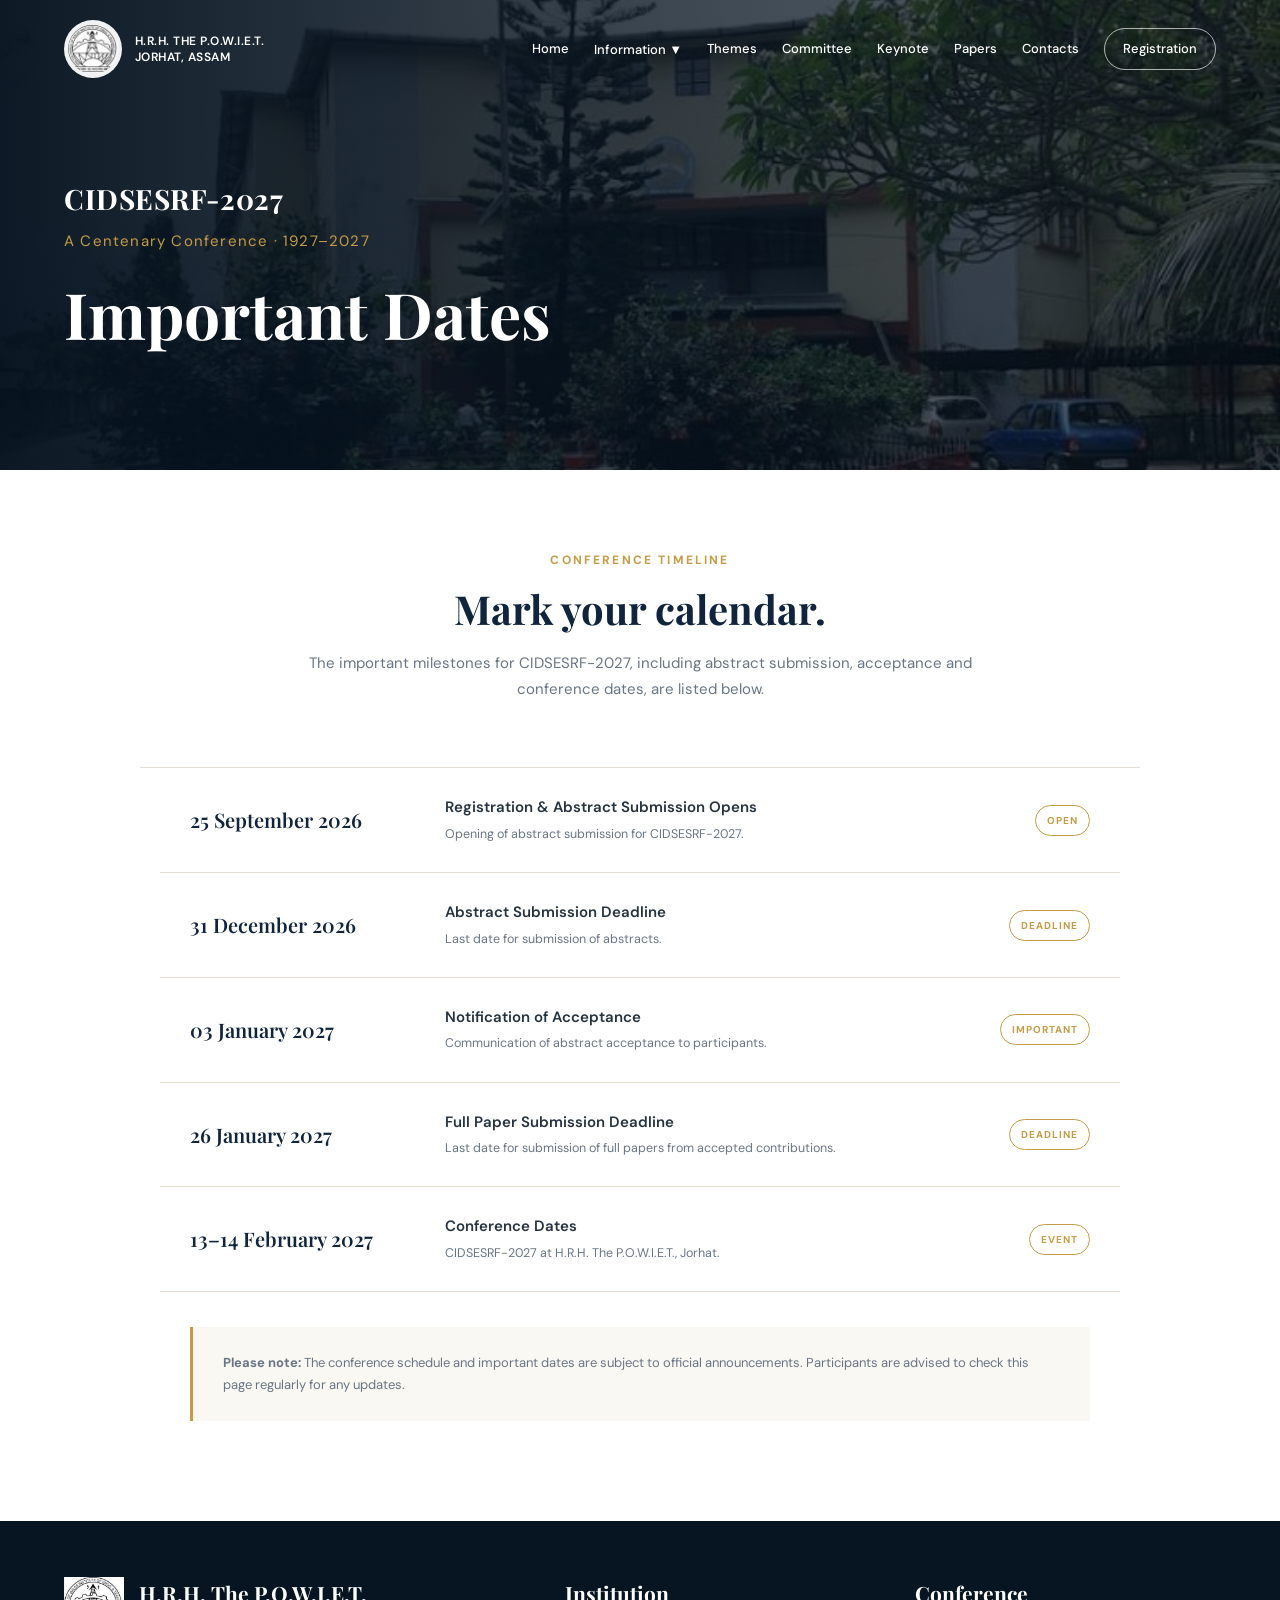
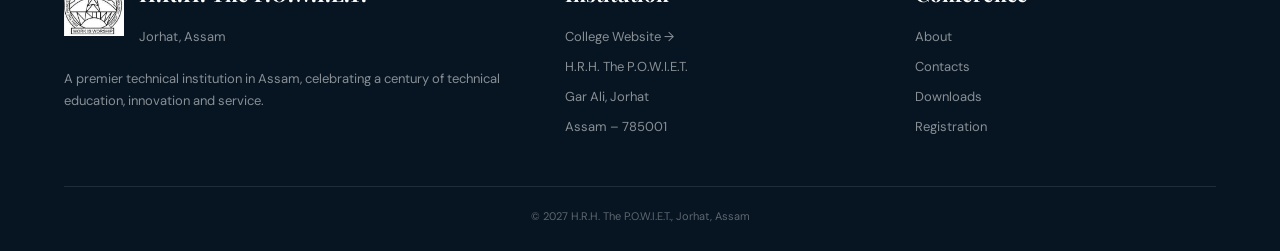
<file: important-dates.html>
<!DOCTYPE html>
<html lang="en">

<head>

<meta charset="UTF-8">
<meta name="viewport" content="width=device-width, initial-scale=1.0">

<title>Important Dates | CIDSESRF-2027</title>

<link rel="preconnect" href="https://fonts.googleapis.com">
<link rel="preconnect" href="https://fonts.gstatic.com" crossorigin>

<link href="https://fonts.googleapis.com/css2?family=DM+Sans:wght@400;500;600;700&family=Playfair+Display:wght@500;600;700&display=swap" rel="stylesheet">


<style>

:root{
    --navy:#10243e;
    --dark-navy:#071522;
    --gold:#c69b45;
    --cream:#f6f2e9;
    --white:#ffffff;
    --text:#263342;
    --muted:#697586;
    --border:#e5dfd3;
}

*{
    margin:0;
    padding:0;
    box-sizing:border-box;
}

html{
    scroll-behavior:smooth;
}

body{
    font-family:"DM Sans",sans-serif;
    color:var(--text);
    background:white;
    line-height:1.7;
}

a{
    text-decoration:none;
    color:inherit;
}

.container{
    width:90%;
    max-width:1200px;
    margin:auto;
}


/* =====================================================
   NAVIGATION
===================================================== */

.navbar{

    position:absolute;

    top:0;
    left:0;

    width:100%;

    z-index:20;

    padding:20px 5%;

    display:flex;

    justify-content:space-between;

    align-items:center;

    color:white;
}

.brand{

    display:flex;

    align-items:center;

    gap:13px;
}

.brand img{

    width:58px;
    height:58px;

    object-fit:contain;

    background:rgba(255,255,255,.94);

    padding:4px;

    border-radius:50%;
}

.brand-text{

    font-size:12px;

    font-weight:600;

    line-height:1.35;

    letter-spacing:.04em;
}
    .dropdown{
position:relative;
}


.dropdown{
    position:relative;
}


.dropdown-content{

    display:none;

    position:absolute;

    top:35px;

    left:0;

    background:white;

    min-width:200px;

    box-shadow:0 10px 25px rgba(0,0,0,0.15);

    border-radius:8px;

    overflow:hidden;

    z-index:100;
}


.dropdown-content a{

    display:block;

    padding:12px 16px;

    color:#10243e !important;

    font-size:14px;

}


.dropdown-content a:hover{

    background:#f3f0e8;

    color:#c69b45 !important;

}


.dropdown:hover .dropdown-content{

    display:block;

}

.nav-links{

    display:flex;

    align-items:center;

    gap:25px;
}

.nav-links a{

    font-size:13px;

    font-weight:500;

    color:white;

    transition:.25s ease;
}

.nav-links a:hover{
    color:var(--gold);
}

.nav-links a.active{
    color:var(--gold);
}

.nav-register{

    border:1px solid rgba(255,255,255,.65);

    padding:9px 18px;

    border-radius:30px;
}

.nav-register:hover{

    background:white;

    color:var(--navy)!important;
}


/* =====================================================
   HERO
===================================================== */

.page-hero{

    min-height:470px;

    display:flex;

    align-items:center;

    position:relative;

    background:

    linear-gradient(
        90deg,
        rgba(5,18,31,.97),
        rgba(5,18,31,.78),
        rgba(5,18,31,.64)
    ),

    url("college-photo.jpg");

    background-size:cover;

    background-position:center;
}

.hero-content{

    padding-top:75px;

    max-width:800px;
}

.eyebrow{

    color:var(--gold);

    font-size:12px;

    font-weight:700;

    text-transform:uppercase;

    letter-spacing:.18em;

    margin-bottom:15px;
}
.conference-title{
    color:white;
    margin-bottom:25px;
}

.conference-title strong{

    display:block;

    font-family:"Playfair Display",serif;

    font-size:28px;

    letter-spacing:.02em;
}


.conference-title span{

    display:block;

    color:var(--gold);

    font-size:15px;

    margin-top:6px;

    letter-spacing:.08em;
}
.page-hero h1{

    font-family:"Playfair Display",serif;

    color:white;

    font-size:clamp(44px,5vw,64px);

    line-height:1.1;

    margin-bottom:20px;
}

.page-hero p{

    color:rgba(255,255,255,.73);

    font-size:16px;

    max-width:720px;
}


/* =====================================================
   INTRO
===================================================== */

.intro{

    padding:80px 0 45px;

    text-align:center;
}

.intro h2{

    font-family:"Playfair Display",serif;

    color:var(--navy);

    font-size:40px;

    line-height:1.2;

    margin-bottom:18px;
}

.intro p{

    max-width:720px;

    margin:auto;

    color:var(--muted);

    font-size:15px;
}


/* =====================================================
   DATES
===================================================== */

.dates-section{

    padding:20px 0 100px;
}

.dates-list{

    max-width:1000px;

    margin:auto;

    border-top:1px solid var(--border);

    padding:0 20px;
}

.date-item{

    display:grid;

    grid-template-columns:220px 1fr 160px;

    align-items:center;

    gap:35px;

    padding:27px 30px;

    border-bottom:1px solid var(--border);

    transition:.2s ease;
}

.date-item:hover{

    background:var(--cream);
}

.date{

    font-family:"Playfair Display",serif;

    color:var(--navy);

    font-size:20px;

    font-weight:600;
}

.date-label{

    font-size:15px;

    font-weight:600;

    color:var(--text);
}

.date-description{

    font-size:12.5px;

    color:var(--muted);

    margin-top:3px;
}

.date-status{

    justify-self:end;

    border:1px solid var(--gold);

    color:var(--gold);

    font-size:10px;

    font-weight:700;

    text-transform:uppercase;

    letter-spacing:.1em;

    padding:6px 11px;

    border-radius:20px;
}


/* =====================================================
   NOTE
===================================================== */

.update-note{

    max-width:900px;

    margin:35px auto 0;

    padding:25px 30px;

    background:#faf8f2;

    border-left:3px solid var(--gold);

    color:var(--muted);

    font-size:13px;
}


/* =====================================================
   CTA
===================================================== */

.cta{

    background:var(--navy);

    padding:65px 0;

    text-align:center;
}

.cta h2{

    font-family:"Playfair Display",serif;

    color:white;

    font-size:35px;

    margin-bottom:14px;
}

.cta p{

    max-width:650px;

    margin:auto;

    color:rgba(255,255,255,.63);

    font-size:14px;
}


/* =====================================================
   FOOTER
===================================================== */

footer{

    background:var(--dark-navy);

    color:white;

    padding:55px 0 25px;
}

.footer-grid{

    display:grid;

    grid-template-columns:1.5fr 1fr 1fr;

    gap:50px;
}

.footer-brand{

    display:flex;

    align-items:flex-start;

    gap:15px;
}

.footer-brand img{

    width:60px;
    height:60px;

    object-fit:contain;
}

footer h3{

    font-family:"Playfair Display",serif;

    font-size:21px;

    margin-bottom:14px;
}

footer p,
footer li{

    color:rgba(255,255,255,.52);

    font-size:13px;
}

footer ul{
    list-style:none;
}

footer li{
    margin-bottom:8px;
}

footer a:hover{
    color:var(--gold);
}

.copyright{

    margin-top:40px;

    padding-top:20px;

    border-top:1px solid rgba(255,255,255,.1);

    text-align:center;

    color:rgba(255,255,255,.35);

    font-size:11px;
}
.menu-toggle{
    display:none;
    background:none;
    border:none;
    color:white;
    font-size:28px;
    cursor:pointer;
}

/* =====================================================
   MOBILE
===================================================== */

    @media (max-width: 1000px) {

            .nav-links {
                gap: 15px;
            }

            .nav-links a {
                font-size: 12px;
            }

            .brand img {
                width: 65px;
                height: 65px;
            }

            .brand-text {
                font-size: 12px;
            }

        }


     @media(max-width:900px){

.menu-toggle{
    display:block;
}


.nav-links{

    display:none;

    position:absolute;

    top:80px;
    right:5%;

    background:#071522;

    width:230px;

    padding:25px;

    flex-direction:column;

    align-items:flex-start;

    gap:18px;

    border-radius:8px;

}


.nav-links.active{
    display:flex;
}

.date-item{

    display:block;
    padding:25px 15px;

}

.date{
    margin-bottom:10px;
}

.date-status{

    display:inline-block;
    margin-top:12px;

}
.dropdown{
    width:100%;
}


.dropdown-content{

    position:static;
    display:none;
    width:100%;
    background:#071522;
    box-shadow:none;
    border-radius:0;

}


.dropdown.mobile-open .dropdown-content{

    display:block;

}


.dropdown-content a{

    color:white!important;
    padding:10px 15px;

}
             .intro-grid{
        grid-template-columns:1fr;
        gap:40px;
    }

    .footer-grid{
        grid-template-columns:1fr;
    }

    .hero{
        min-height:750px;
    }

}
        @media (max-width: 600px) {

            .navbar {
                padding: 15px 5%;
            }

            .brand img {
                width: 55px;
                height: 55px;
            }

            .brand-text {
                font-size: 10px;
            }

           .page-hero{
min-height:360px;
}

            .hero-content {
                padding-top: 100px;
            }

            .conference-id {
                align-items: flex-start;
            }

            .centenary-logo {
                width: 85px;
                height: 85px;
            }

            .centenary-text {
                margin-left: 14px;
            }

            .centenary-text strong {
                font-size: 10px;
            }

            .centenary-text span {
                font-size: 9px;
            }

            .hero h1 {
                font-size: 32px;
                line-height: 1.15;
            }

            .conference-shortname {
                font-size: 23px;
            }
            .conference-date strong {
    font-size: 20px;
}

.conference-date small {
    font-size: 10px;
}
 .page-hero h1{
        font-size:34px;
        line-height:1.15;
    }

    .conference-title strong{
        font-size:20px;
    }

    .conference-title span{
        font-size:11px;
    }
            .hero-description {
                font-size: 14px;
            }

            .hero-actions {
                align-items: flex-start;

                flex-direction: column;
            }

            .section-title {
                font-size: 34px;
            }

            .intro-card {
                padding: 32px;
            }

        }

    </style>

</head>


<body>


<!-- =========================================================
     NAVIGATION
========================================================= -->

<header class="navbar">

    <a href="index.html" class="brand">

        <!-- COLLEGE LOGO -->
        <img
            src="college-logo.png"
            alt="H.R.H. The P.O.W.I.E.T. College Logo"
        >

        <div class="brand-text">

            H.R.H. THE P.O.W.I.E.T.<br>
            JORHAT, ASSAM

        </div>

    </a>
<button class="menu-toggle" id="menu-toggle">
    ☰
</button>

    <nav class="nav-links">

        <a href="index.html">
            Home
        </a>

      <div class="dropdown">

    <a href="#">
        Information
        <span class="dropdown-arrow">▼</span>
    </a>

    <div class="dropdown-content">

        <a href="about.html">
            About Us
        </a>

        <a href="important-dates.html">
            Important Dates
        </a>

        <a href="programme.html">
            Programme
        </a>

    </div>

</div>

        <a href="themes.html">
            Themes
        </a>

        <a href="committee.html">
            Committee
        </a>

        <a href="keynote.html">
            Keynote
        </a>

     

        <a href="call-for-papers.html">
            Papers
        </a>
        <a href="contact.html">
            Contacts
        </a>

        <a href="registration.html" class="nav-register">
            Registration
        </a>

    </nav>

</header>



<!-- =====================================================
     HERO
===================================================== -->

<header class="page-hero">

    <div class="container">

        <div class="hero-content">

          <div class="conference-title">

    <strong>
        CIDSESRF-2027
    </strong>

    <span>
        A Centenary Conference · 1927–2027
    </span>

</div>

            <h1>
                Important Dates
            </h1>

        </div>

    </div>

</header>



<!-- =====================================================
     INTRO
===================================================== -->

<section class="intro">

    <div class="container">

        <div class="eyebrow">
            Conference Timeline
        </div>

        <h2>
            Mark your calendar.
        </h2>

        <p>

           The important milestones for CIDSESRF-2027,
including abstract submission, acceptance and
conference dates, are listed below.

        </p>

    </div>

</section>



<!-- =====================================================
     DATE LIST
===================================================== -->
<section class="dates-section">

    <div class="container">

        <div class="dates-list">
<!-- DATE 01 -->

<div class="date-item">

    <div class="date">
        25 September 2026
    </div>

    <div>

        <div class="date-label">
            Registration & Abstract Submission Opens
        </div>

        <div class="date-description">
            Opening of abstract submission for CIDSESRF-2027.
        </div>

    </div>

    <div class="date-status">
        Open
    </div>

</div>



<!-- DATE 02 -->

<div class="date-item">

    <div class="date">
        31 December 2026
    </div>

    <div>

        <div class="date-label">
            Abstract Submission Deadline
        </div>

        <div class="date-description">
            Last date for submission of abstracts.
        </div>

    </div>

    <div class="date-status">
        Deadline
    </div>

</div>



<!-- DATE 03 -->

<div class="date-item">

    <div class="date">
        03 January 2027
    </div>

    <div>

        <div class="date-label">
            Notification of Acceptance
        </div>

        <div class="date-description">
            Communication of abstract acceptance to participants.
        </div>

    </div>

    <div class="date-status">
        Important
    </div>

</div>



<!-- DATE 04 -->

<div class="date-item">

    <div class="date">
        26 January 2027
    </div>

    <div>

        <div class="date-label">
            Full Paper Submission Deadline
        </div>

        <div class="date-description">
            Last date for submission of full papers from accepted contributions.
        </div>

    </div>

    <div class="date-status">
        Deadline
    </div>

</div>




<!-- DATE 06 -->

<div class="date-item">

    <div class="date">
        13–14 February 2027
    </div>

    <div>

        <div class="date-label">
            Conference Dates
        </div>

        <div class="date-description">
            CIDSESRF-2027 at H.R.H. The P.O.W.I.E.T., Jorhat.
        </div>

    </div>

    <div class="date-status">
        Event
    </div>

</div>
            </div>


        <div class="update-note">

            <strong>
                Please note:
            </strong>

            The conference schedule and important dates are subject to
    official announcements. Participants are advised to check
    this page regularly for any updates.

        </div>

    </div>

</section>


<!-- =====================================================
     FOOTER
===================================================== -->

<footer>

    <div class="container">

        <div class="footer-grid">


            <!-- INSTITUTION -->

            <div>

                <div class="footer-brand">

                    <img
                        src="college-logo.png"
                        alt="H.R.H. The P.O.W.I.E.T. Logo"
                    >

                    <div>

                        <h3>
                            H.R.H. The P.O.W.I.E.T.
                        </h3>

                        <p>
                            Jorhat, Assam
                        </p>

                    </div>

                </div>


                <p style="margin-top:20px; max-width:450px;">

                    A premier technical institution in Assam,
                    celebrating a century of technical education,
                    innovation and service.

                </p>

            </div>



            <!-- COLLEGE -->

            <div>

                <h3>
                    Institution
                </h3>

                <ul>

                    <li>
                        <a
                           href="https://powietjrt.in/"
                target="_blank"
            >
                College Website →
            </a>
        </li>

        <li>
            H.R.H. The P.O.W.I.E.T.
        </li>

        <li>
            Gar Ali, Jorhat
        </li>

        <li>
            Assam – 785001
        </li>

    </ul>

</div>



            <!-- CONFERENCE -->

            <div>

                <h3>
                    Conference
                </h3>

                <ul>

                    <li>
                        <a href="about.html">
                            About
                        </a>
                    </li>

                    <li>
                        <a href="contact.html">
                            Contacts
                        </a>
                    </li>

                    <li>
                        <a href="downloads.html">
                            Downloads
                        </a>
                    </li>

                   

                    <li>
                        <a href="registration.html">
                            Registration
                        </a>
                    </li>

                </ul>

            </div>


        </div>


        <div class="copyright">

            © 2027 H.R.H. The P.O.W.I.E.T., Jorhat, Assam

        </div>

    </div>

</footer>
<script>

const menuToggle=document.getElementById("menu-toggle");
const navLinks=document.querySelector(".nav-links");

const navDropdown=document.querySelector(".dropdown");
const infoLink=navDropdown.querySelector(":scope > a");


menuToggle.onclick=function(){

    navLinks.classList.toggle("active");

};


infoLink.onclick=function(e){

    if(window.innerWidth<=900){

        e.preventDefault();

        navDropdown.classList.toggle("mobile-open");

    }

};
    </script>


</body>

</html>
</file>
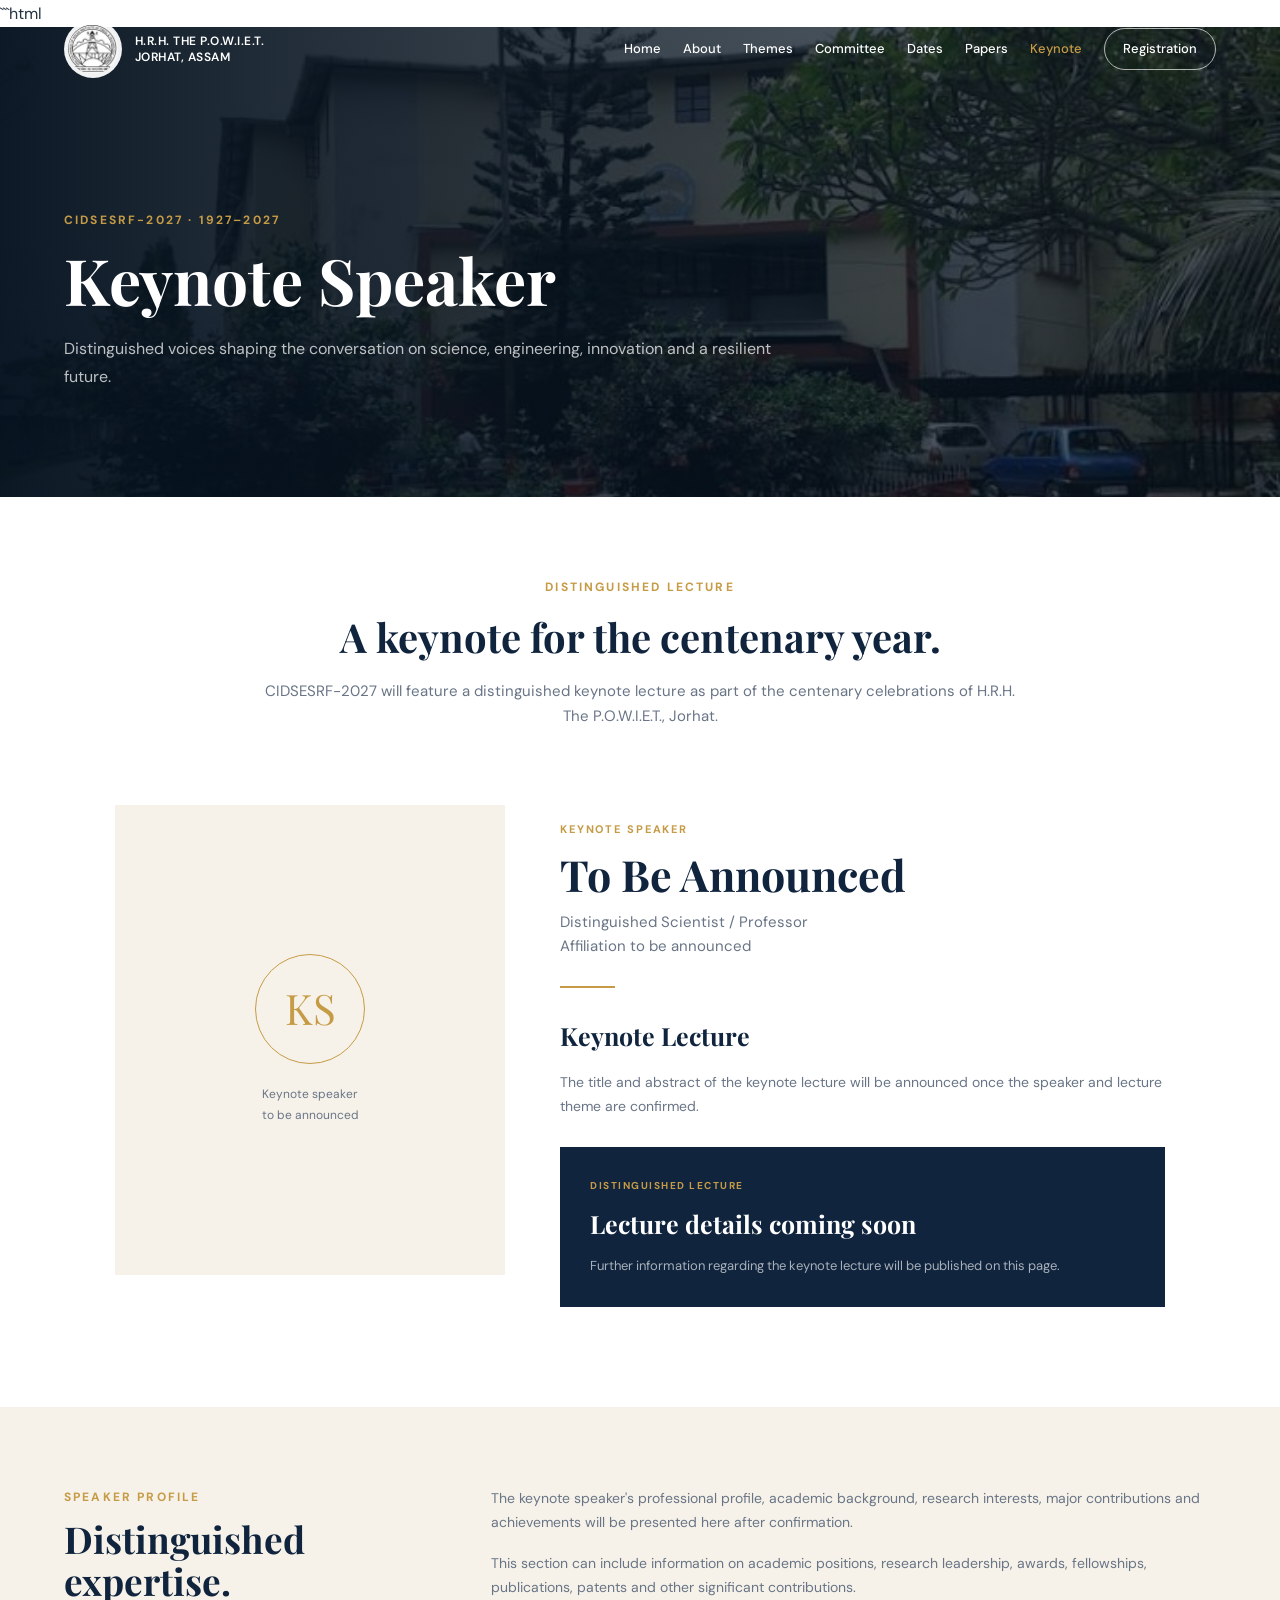
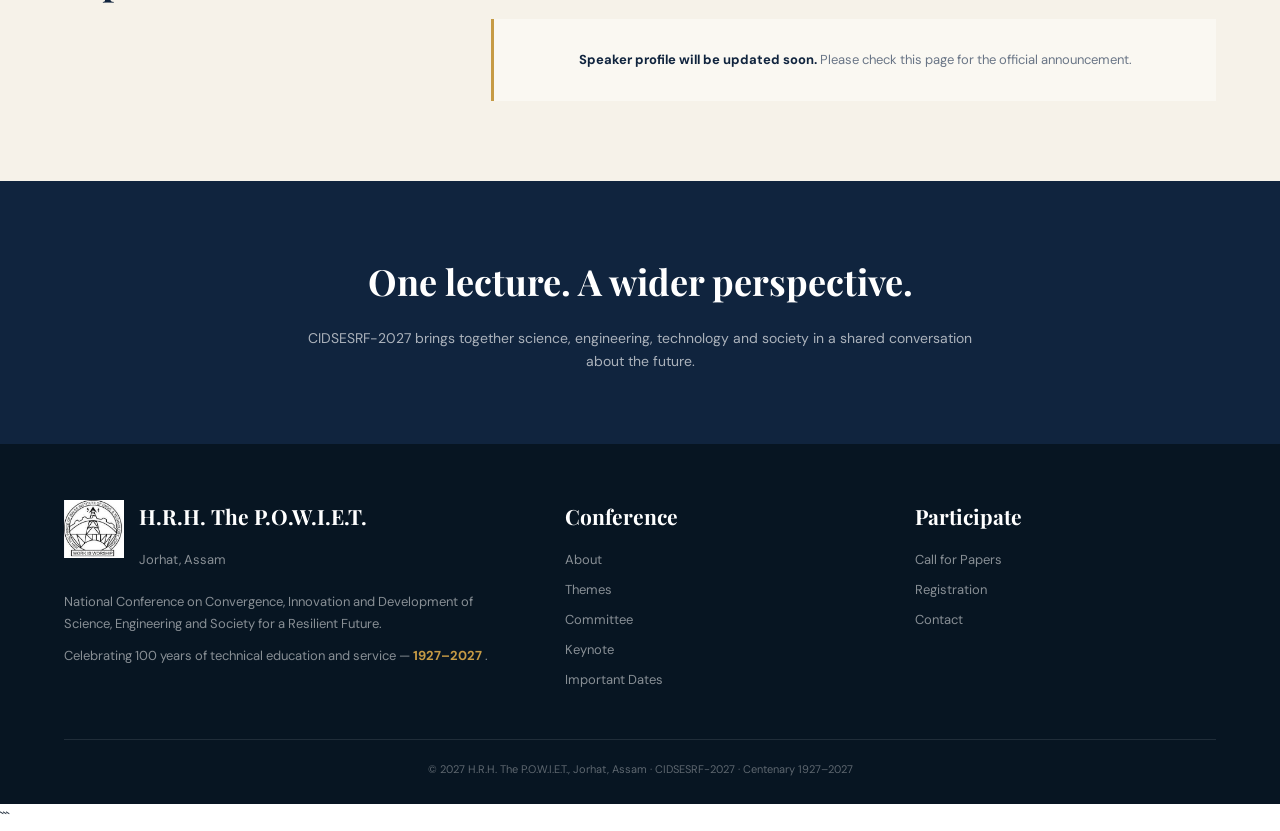
<file: keynote.html>
```html
<!DOCTYPE html>
<html lang="en">

<head>

<meta charset="UTF-8">
<meta name="viewport" content="width=device-width, initial-scale=1.0">

<title>Keynote Speaker | CIDSESRF-2027</title>

<link rel="preconnect" href="https://fonts.googleapis.com">
<link rel="preconnect" href="https://fonts.gstatic.com" crossorigin>

<link href="https://fonts.googleapis.com/css2?family=DM+Sans:wght@400;500;600;700&family=Playfair+Display:wght@500;600;700&display=swap" rel="stylesheet">

<style>

:root{
    --navy:#10243e;
    --dark-navy:#071522;
    --gold:#c69b45;
    --cream:#f6f2e9;
    --white:#ffffff;
    --text:#263342;
    --muted:#697586;
    --border:#e5dfd3;
}

*{
    margin:0;
    padding:0;
    box-sizing:border-box;
}

html{
    scroll-behavior:smooth;
}

body{
    font-family:"DM Sans",sans-serif;
    color:var(--text);
    background:white;
    line-height:1.7;
}

a{
    text-decoration:none;
    color:inherit;
}

.container{
    width:90%;
    max-width:1200px;
    margin:auto;
}


/* =====================================================
   NAVIGATION
===================================================== */

.navbar{

    position:absolute;

    top:0;
    left:0;

    width:100%;

    z-index:20;

    padding:20px 5%;

    display:flex;

    justify-content:space-between;

    align-items:center;

    color:white;
}

.brand{

    display:flex;

    align-items:center;

    gap:13px;
}

.brand img{

    width:58px;
    height:58px;

    object-fit:contain;

    background:rgba(255,255,255,.94);

    padding:4px;

    border-radius:50%;
}

.brand-text{

    font-size:12px;

    font-weight:600;

    line-height:1.35;

    letter-spacing:.04em;
}

.nav-links{

    display:flex;

    align-items:center;

    gap:22px;
}

.nav-links a{

    font-size:13px;

    font-weight:500;

    color:white;

    transition:.25s ease;
}

.nav-links a:hover{
    color:var(--gold);
}

.nav-links a.active{
    color:var(--gold);
}

.nav-register{

    border:1px solid rgba(255,255,255,.65);

    padding:9px 18px;

    border-radius:30px;
}

.nav-register:hover{

    background:white;

    color:var(--navy)!important;
}


/* =====================================================
   HERO
===================================================== */

.page-hero{

    min-height:470px;

    display:flex;

    align-items:center;

    position:relative;

    background:

    linear-gradient(
        90deg,
        rgba(5,18,31,.97),
        rgba(5,18,31,.78),
        rgba(5,18,31,.64)
    ),

    url("college-photo.jpg");

    background-size:cover;

    background-position:center;
}

.hero-content{

    padding-top:75px;

    max-width:800px;
}

.eyebrow{

    color:var(--gold);

    font-size:12px;

    font-weight:700;

    text-transform:uppercase;

    letter-spacing:.18em;

    margin-bottom:15px;
}

.page-hero h1{

    font-family:"Playfair Display",serif;

    color:white;

    font-size:clamp(44px,5vw,64px);

    line-height:1.1;

    margin-bottom:20px;
}

.page-hero p{

    color:rgba(255,255,255,.73);

    font-size:16px;

    max-width:720px;
}


/* =====================================================
   INTRO
===================================================== */

.intro{

    padding:80px 0 55px;

    text-align:center;
}

.intro h2{

    font-family:"Playfair Display",serif;

    color:var(--navy);

    font-size:40px;

    line-height:1.2;

    margin-bottom:18px;
}

.intro p{

    max-width:750px;

    margin:auto;

    color:var(--muted);

    font-size:15px;
}


/* =====================================================
   KEYNOTE PROFILE
===================================================== */

.keynote-section{

    padding:20px 0 100px;
}

.keynote-card{

    display:grid;

    grid-template-columns:390px 1fr;

    gap:55px;

    align-items:start;

    max-width:1050px;

    margin:auto;
}


/* Speaker image */

.speaker-image{

    position:relative;

    background:var(--cream);

    min-height:470px;

    display:flex;

    align-items:center;

    justify-content:center;

    overflow:hidden;
}

.speaker-image img{

    width:100%;

    height:100%;

    min-height:470px;

    object-fit:cover;

    display:block;
}

.image-placeholder{

    text-align:center;

    padding:40px;

    color:var(--muted);
}

.image-placeholder .initial{

    width:110px;

    height:110px;

    margin:0 auto 20px;

    border:1px solid var(--gold);

    border-radius:50%;

    display:flex;

    align-items:center;

    justify-content:center;

    font-family:"Playfair Display",serif;

    font-size:42px;

    color:var(--gold);
}

.image-placeholder p{

    font-size:12px;
}


/* Speaker information */

.speaker-info{

    padding-top:15px;
}

.speaker-info .label{

    color:var(--gold);

    font-size:11px;

    text-transform:uppercase;

    letter-spacing:.17em;

    font-weight:700;

    margin-bottom:12px;
}

.speaker-info h2{

    font-family:"Playfair Display",serif;

    color:var(--navy);

    font-size:43px;

    line-height:1.12;

    margin-bottom:12px;
}

.designation{

    color:var(--muted);

    font-size:15px;

    line-height:1.6;

    margin-bottom:28px;
}

.rule{

    width:55px;

    height:2px;

    background:var(--gold);

    margin-bottom:27px;
}

.speaker-info h3{

    font-family:"Playfair Display",serif;

    color:var(--navy);

    font-size:25px;

    margin-bottom:13px;
}

.speaker-info p{

    color:var(--muted);

    font-size:14px;

    margin-bottom:17px;
}


/* =====================================================
   LECTURE BOX
===================================================== */

.lecture-box{

    background:var(--navy);

    padding:30px;

    margin-top:28px;
}

.lecture-box .small{

    color:var(--gold);

    font-size:10px;

    font-weight:700;

    text-transform:uppercase;

    letter-spacing:.15em;

    margin-bottom:9px;
}

.lecture-box h3{

    color:white;

    font-family:"Playfair Display",serif;

    font-size:25px;

    margin-bottom:10px;
}

.lecture-box p{

    color:rgba(255,255,255,.64);

    margin:0;

    font-size:13px;
}


/* =====================================================
   BIOGRAPHY
===================================================== */

.bio-section{

    background:var(--cream);

    padding:80px 0;
}

.bio-grid{

    display:grid;

    grid-template-columns:.75fr 1.5fr;

    gap:65px;

    align-items:start;
}

.bio-title .eyebrow{
    margin-bottom:10px;
}

.bio-title h2{

    font-family:"Playfair Display",serif;

    color:var(--navy);

    font-size:37px;

    line-height:1.15;
}

.bio-text p{

    color:var(--muted);

    font-size:14px;

    margin-bottom:17px;
}


/* =====================================================
   COMING SOON
===================================================== */

.coming-soon{

    max-width:900px;

    margin:20px auto 0;

    padding:30px;

    background:#faf8f2;

    border-left:3px solid var(--gold);

    color:var(--muted);

    font-size:13px;

    text-align:center;
}

.coming-soon strong{
    color:var(--navy);
}


/* =====================================================
   CTA
===================================================== */

.cta{

    background:var(--navy);

    padding:70px 0;

    text-align:center;
}

.cta h2{

    font-family:"Playfair Display",serif;

    color:white;

    font-size:36px;

    margin-bottom:14px;
}

.cta p{

    max-width:680px;

    margin:auto;

    color:rgba(255,255,255,.65);

    font-size:14px;
}


/* =====================================================
   FOOTER
===================================================== */

footer{

    background:var(--dark-navy);

    color:white;

    padding:55px 0 25px;
}

.footer-grid{

    display:grid;

    grid-template-columns:1.5fr 1fr 1fr;

    gap:50px;
}

.footer-brand{

    display:flex;

    align-items:flex-start;

    gap:15px;
}

.footer-brand img{

    width:60px;
    height:60px;

    object-fit:contain;
}

footer h3{

    font-family:"Playfair Display",serif;

    font-size:21px;

    margin-bottom:14px;
}

footer p,
footer li{

    color:rgba(255,255,255,.52);

    font-size:13px;
}

footer ul{
    list-style:none;
}

footer li{
    margin-bottom:8px;
}

footer a:hover{
    color:var(--gold);
}

.copyright{

    margin-top:40px;

    padding-top:20px;

    border-top:1px solid rgba(255,255,255,.1);

    text-align:center;

    color:rgba(255,255,255,.35);

    font-size:11px;
}


/* =====================================================
   MOBILE
===================================================== */

@media(max-width:900px){

    .nav-links{
        display:none;
    }

    .keynote-card{
        grid-template-columns:1fr;
    }

    .speaker-image{
        min-height:400px;

        max-width:500px;

        margin:auto;

        width:100%;
    }

    .speaker-image img{
        min-height:400px;
    }

    .bio-grid{
        grid-template-columns:1fr;

        gap:25px;
    }

    .footer-grid{
        grid-template-columns:1fr;
    }

}

@media(max-width:600px){

    .navbar{
        padding:15px 5%;
    }

    .brand img{
        width:45px;
        height:45px;
    }

    .brand-text{
        font-size:10px;
    }

    .page-hero{
        min-height:430px;
    }

    .page-hero h1{
        font-size:40px;
    }

    .intro{
        padding:65px 0 40px;
    }

    .intro h2{
        font-size:34px;
    }

    .speaker-info h2{
        font-size:36px;
    }

}

</style>

</head>


<body>


<!-- =====================================================
     NAVIGATION
===================================================== -->

<header class="navbar">

    <a href="index.html" class="brand">

        <img
            src="college-logo.png"
            alt="H.R.H. The P.O.W.I.E.T. Logo"
        >

        <div class="brand-text">

            H.R.H. THE P.O.W.I.E.T.<br>
            JORHAT, ASSAM

        </div>

    </a>


    <nav class="nav-links">

        <a href="index.html">
            Home
        </a>

        <a href="about.html">
            About
        </a>

        <a href="themes.html">
            Themes
        </a>

        <a href="committee.html">
            Committee
        </a>

        <a href="important-dates.html">
            Dates
        </a>

        <a href="call-for-papers.html">
            Papers
        </a>

        <a href="keynote.html" class="active">
            Keynote
        </a>

        <a
            href="registration.html"
            class="nav-register"
        >
            Registration
        </a>

    </nav>

</header>



<!-- =====================================================
     HERO
===================================================== -->

<header class="page-hero">

    <div class="container">

        <div class="hero-content">

            <div class="eyebrow">
                CIDSESRF-2027 · 1927–2027
            </div>

            <h1>
                Keynote Speaker
            </h1>

            <p>

                Distinguished voices shaping the conversation
                on science, engineering, innovation and a
                resilient future.

            </p>

        </div>

    </div>

</header>



<!-- =====================================================
     INTRO
===================================================== -->

<section class="intro">

    <div class="container">

        <div class="eyebrow">
            Distinguished Lecture
        </div>

        <h2>
            A keynote for the centenary year.
        </h2>

        <p>

            CIDSESRF-2027 will feature a distinguished keynote
            lecture as part of the centenary celebrations of
            H.R.H. The P.O.W.I.E.T., Jorhat.

        </p>

    </div>

</section>



<!-- =====================================================
     KEYNOTE PROFILE
===================================================== -->

<section class="keynote-section">

    <div class="container">

        <div class="keynote-card">


            <!-- SPEAKER PHOTO -->

            <div class="speaker-image">

                <!--
                WHEN SPEAKER IS CONFIRMED:

                Replace this entire placeholder with:

                <img
                    src="keynote-speaker.jpg"
                    alt="Name of Keynote Speaker"
                >

                -->

                <div class="image-placeholder">

                    <div class="initial">
                        KS
                    </div>

                    <p>
                        Keynote speaker<br>
                        to be announced
                    </p>

                </div>

            </div>



            <!-- SPEAKER INFORMATION -->

            <div class="speaker-info">

                <div class="label">
                    Keynote Speaker
                </div>

                <h2>
                    To Be Announced
                </h2>

                <div class="designation">

                    Distinguished Scientist / Professor<br>
                    Affiliation to be announced

                </div>

                <div class="rule"></div>


                <h3>
                    Keynote Lecture
                </h3>

                <p>

                    The title and abstract of the keynote
                    lecture will be announced once the
                    speaker and lecture theme are confirmed.

                </p>


                <div class="lecture-box">

                    <div class="small">
                        Distinguished Lecture
                    </div>

                    <h3>
                        Lecture details coming soon
                    </h3>

                    <p>

                        Further information regarding the
                        keynote lecture will be published
                        on this page.

                    </p>

                </div>

            </div>


        </div>

    </div>

</section>



<!-- =====================================================
     BIOGRAPHY
===================================================== -->

<section class="bio-section">

    <div class="container">

        <div class="bio-grid">


            <div class="bio-title">

                <div class="eyebrow">
                    Speaker Profile
                </div>

                <h2>
                    Distinguished<br>
                    expertise.
                </h2>

            </div>


            <div class="bio-text">

                <p>

                    The keynote speaker's professional profile,
                    academic background, research interests,
                    major contributions and achievements will
                    be presented here after confirmation.

                </p>

                <p>

                    This section can include information on
                    academic positions, research leadership,
                    awards, fellowships, publications,
                    patents and other significant contributions.

                </p>

                <div class="coming-soon">

                    <strong>
                        Speaker profile will be updated soon.
                    </strong>

                    Please check this page for the official
                    announcement.

                </div>

            </div>


        </div>

    </div>

</section>



<!-- =====================================================
     CTA
===================================================== -->

<section class="cta">

    <div class="container">

        <h2>
            One lecture. A wider perspective.
        </h2>

        <p>

            CIDSESRF-2027 brings together science,
            engineering, technology and society in a
            shared conversation about the future.

        </p>

    </div>

</section>



<!-- =====================================================
     FOOTER
===================================================== -->

<footer>

    <div class="container">

        <div class="footer-grid">


            <div>

                <div class="footer-brand">

                    <img
                        src="college-logo.png"
                        alt="College Logo"
                    >

                    <div>

                        <h3>
                            H.R.H. The P.O.W.I.E.T.
                        </h3>

                        <p>
                            Jorhat, Assam
                        </p>

                    </div>

                </div>


                <p style="margin-top:20px;max-width:470px;">

                    National Conference on Convergence,
                    Innovation and Development of Science,
                    Engineering and Society for a Resilient Future.

                </p>


                <p style="margin-top:10px;">

                    Celebrating 100 years of technical education
                    and service —
                    <strong style="color:var(--gold)">
                        1927–2027
                    </strong>.

                </p>

            </div>



            <div>

                <h3>
                    Conference
                </h3>

                <ul>

                    <li>
                        <a href="about.html">
                            About
                        </a>
                    </li>

                    <li>
                        <a href="themes.html">
                            Themes
                        </a>
                    </li>

                    <li>
                        <a href="committee.html">
                            Committee
                        </a>
                    </li>

                    <li>
                        <a href="keynote.html">
                            Keynote
                        </a>
                    </li>

                    <li>
                        <a href="important-dates.html">
                            Important Dates
                        </a>
                    </li>

                </ul>

            </div>



            <div>

                <h3>
                    Participate
                </h3>

                <ul>

                    <li>
                        <a href="call-for-papers.html">
                            Call for Papers
                        </a>
                    </li>

                    <li>
                        <a href="registration.html">
                            Registration
                        </a>
                    </li>

                    <li>
                        <a href="contact.html">
                            Contact
                        </a>
                    </li>

                </ul>

            </div>


        </div>


        <div class="copyright">

            © 2027 H.R.H. The P.O.W.I.E.T., Jorhat, Assam
            · CIDSESRF-2027
            · Centenary 1927–2027

        </div>

    </div>

</footer>


</body>

</html>
```
</file>
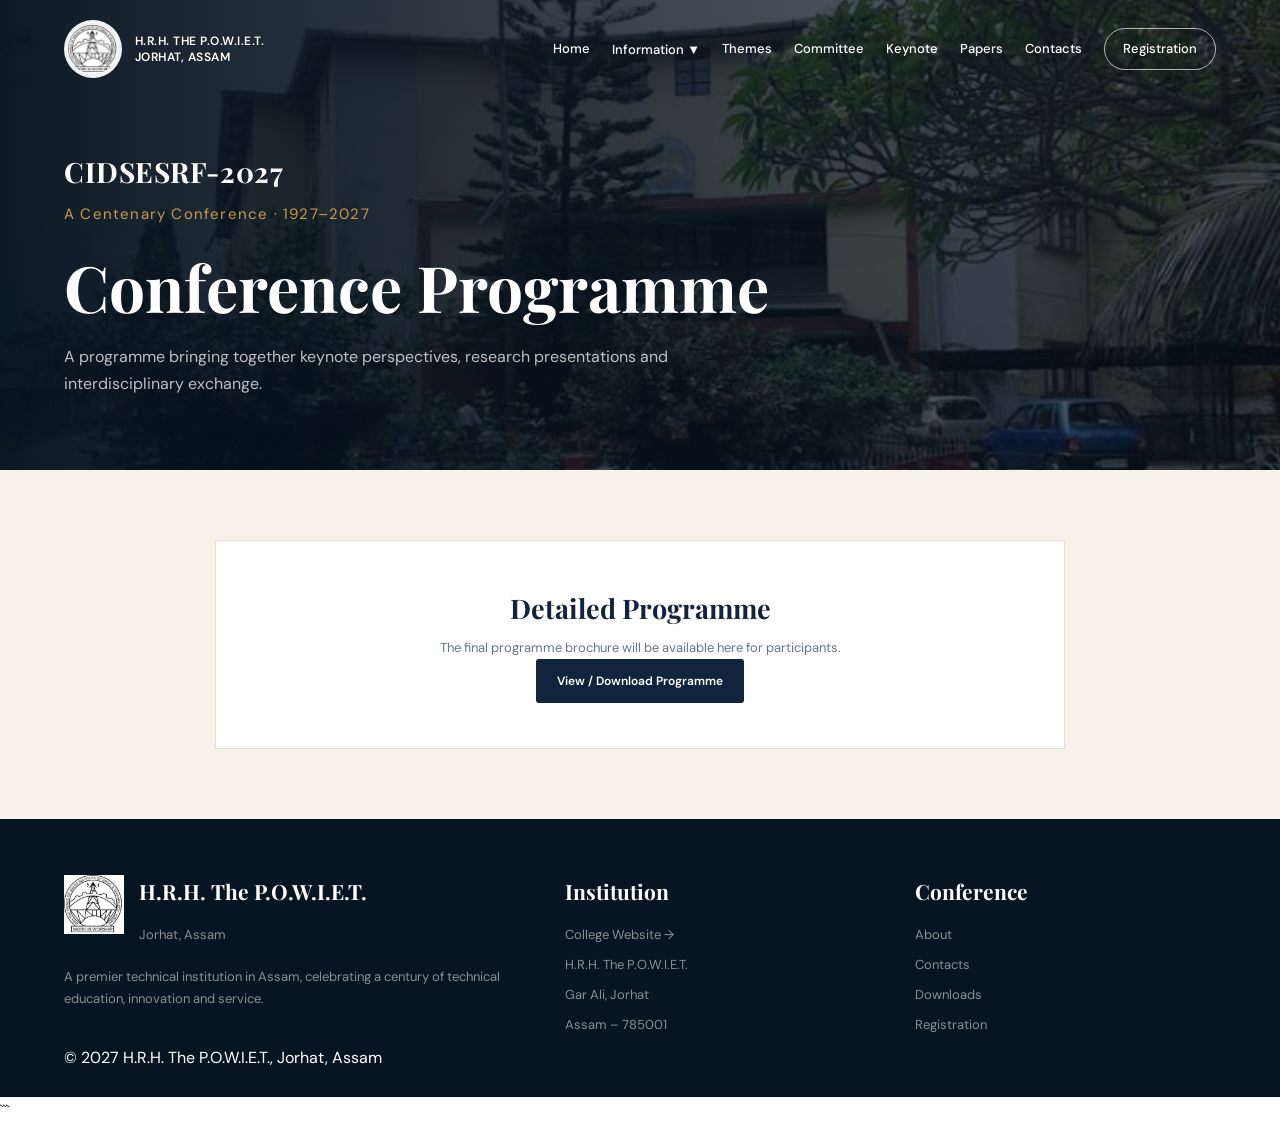
<file: programme.html>
<!DOCTYPE html>
<html lang="en">

<head>

<meta charset="UTF-8">
<meta name="viewport" content="width=device-width, initial-scale=1.0">

<title>Programme | CIDSESRF-2027</title>

<link rel="preconnect" href="https://fonts.googleapis.com">
<link rel="preconnect" href="https://fonts.gstatic.com" crossorigin>

<link href="https://fonts.googleapis.com/css2?family=DM+Sans:wght@400;500;600;700&family=Playfair+Display:wght@500;600;700&display=swap" rel="stylesheet">

<style>

:root{
    --navy:#10243e;
    --dark-navy:#071522;
    --gold:#c69b45;
    --cream:#f6f2e9;
    --white:#ffffff;
    --text:#263342;
    --muted:#697586;
    --border:#e5dfd3;
}

*{
    margin:0;
    padding:0;
    box-sizing:border-box;
}

html{
    scroll-behavior:smooth;
}

body{
    font-family:"DM Sans",sans-serif;
    color:var(--text);
    background:white;
    line-height:1.7;
}

a{
    text-decoration:none;
    color:inherit;
}

.container{
    width:90%;
    max-width:1200px;
    margin:auto;
}


/* =====================================================
   NAVIGATION
===================================================== */

.navbar{

    position:absolute;
    top:0;
    left:0;
    width:100%;

    z-index:20;

    padding:20px 5%;

    display:flex;
    justify-content:space-between;
    align-items:center;

    color:white;
}

.brand{

    display:flex;
    align-items:center;
    gap:13px;
}

.brand img{

    width:58px;
    height:58px;

    object-fit:contain;

    background:rgba(255,255,255,.94);

    padding:4px;

    border-radius:50%;
}

.brand-text{

    font-size:12px;
    font-weight:600;

    line-height:1.35;

    letter-spacing:.04em;
}

.nav-links{

    display:flex;
    align-items:center;
    gap:22px;
}

.nav-links a{

    font-size:13px;
    font-weight:500;

    color:white;

    transition:.25s ease;
}

.nav-links a:hover{
    color:var(--gold);
}

.nav-links a.active{
    color:var(--gold);
}

.nav-register{

    border:1px solid rgba(255,255,255,.65);

    padding:9px 18px;

    border-radius:30px;
}

.nav-register:hover{

    background:white;

    color:var(--navy)!important;
}


/* =====================================================
   HERO
===================================================== */

.page-hero{

    min-height:470px;

    display:flex;
    align-items:center;

    position:relative;

    background:

    linear-gradient(
        90deg,
        rgba(5,18,31,.97),
        rgba(5,18,31,.78),
        rgba(5,18,31,.64)
    ),

    url("college-photo.jpg");

    background-size:cover;
    background-position:center;
}

.hero-content{

    padding-top:75px;

    max-width:800px;
}
.conference-title{
    color:white;
    margin-bottom:25px;
}


.conference-title strong{

    display:block;

    font-family:"Playfair Display",serif;

    font-size:28px;

    letter-spacing:.02em;
}


.conference-title span{

    display:block;

    color:var(--gold);

    font-size:15px;

    margin-top:6px;

    letter-spacing:.08em;
}
.eyebrow{

    color:var(--gold);

    font-size:12px;

    font-weight:700;

    text-transform:uppercase;

    letter-spacing:.18em;

    margin-bottom:15px;
}

.page-hero h1{

    font-family:"Playfair Display",serif;

    color:white;

    font-size:clamp(44px,5vw,64px);

    line-height:1.1;

    margin-bottom:20px;
}

.page-hero p{

    color:rgba(255,255,255,.73);

    font-size:16px;

    max-width:720px;
}


/* =====================================================
   INTRO
===================================================== */

.intro{

    padding:80px 0 55px;

    text-align:center;
}

.intro h2{

    font-family:"Playfair Display",serif;

    color:var(--navy);

    font-size:40px;

    line-height:1.2;

    margin-bottom:18px;
}

.intro p{

    max-width:760px;

    margin:auto;

    color:var(--muted);

    font-size:15px;
}


/* =====================================================
   PROGRAMME
===================================================== */

.programme-section{

    padding:20px 0 100px;
}

.day{

    margin-bottom:65px;
}

.day-header{

    display:flex;

    align-items:flex-end;

    gap:20px;

    margin-bottom:28px;

    padding-bottom:18px;

    border-bottom:1px solid var(--border);
}

.day-number{

    font-family:"Playfair Display",serif;

    color:var(--gold);

    font-size:42px;

    line-height:1;
}

.day-header h2{

    font-family:"Playfair Display",serif;

    color:var(--navy);

    font-size:31px;

    line-height:1.1;
}

.day-header span{

    color:var(--muted);

    font-size:12px;
}


/* =====================================================
   PROGRAMME ITEM
===================================================== */

.schedule{

    position:relative;

    max-width:1000px;

    margin:auto;
}

.schedule:before{

    content:"";

    position:absolute;

    left:105px;

    top:10px;

    bottom:10px;

    width:1px;

    background:var(--border);
}

.schedule-item{

    display:grid;

    grid-template-columns:85px 40px 1fr;

    gap:20px;

    position:relative;

    margin-bottom:24px;
}

.time{

    color:var(--muted);

    font-size:12px;

    font-weight:600;

    padding-top:7px;

    text-align:right;
}

.timeline-dot{

    width:11px;

    height:11px;

    border:2px solid var(--gold);

    background:white;

    border-radius:50%;

    margin-top:8px;

    position:relative;

    z-index:2;
}

.event{

    background:#faf8f2;

    border:1px solid var(--border);

    padding:20px 23px;
}

.event-type{

    color:var(--gold);

    font-size:10px;

    font-weight:700;

    text-transform:uppercase;

    letter-spacing:.13em;

    margin-bottom:5px;
}

.event h3{

    font-family:"Playfair Display",serif;

    color:var(--navy);

    font-size:21px;

    margin-bottom:5px;
}

.event p{

    color:var(--muted);

    font-size:13px;

    margin:0;
}


/* =====================================================
   SPECIAL EVENT
===================================================== */

.special-event{

    background:var(--navy);

    border:none;
}

.special-event .event-type{
    color:var(--gold);
}

.special-event h3{
    color:white;
}

.special-event p{
    color:rgba(255,255,255,.65);
}


/* =====================================================
   PROGRAMME NOTE
===================================================== */

.programme-note{

    margin:50px auto 0;

    max-width:950px;

    background:var(--cream);

    border-left:3px solid var(--gold);

    padding:27px 30px;

    color:var(--muted);

    font-size:13px;
}

.programme-note strong{
    color:var(--navy);
}


/* =====================================================
   DOWNLOAD CARD
===================================================== */

.download-section{

    background:var(--cream);

    padding:70px 0;
}

.download-card{

    max-width:850px;

    margin:auto;

    text-align:center;

    background:white;

    padding:45px 40px;

    border:1px solid var(--border);
}

.download-card h3{

    font-family:"Playfair Display",serif;

    color:var(--navy);

    font-size:27px;

    margin-bottom:5px;
}

.download-card p{

    color:var(--muted);

    font-size:13px;
}

.button{

    display:inline-block;

    white-space:nowrap;

    background:var(--navy);

    color:white;

    padding:12px 21px;

    border-radius:3px;

    font-size:12px;

    font-weight:600;

    transition:.25s ease;
}

.button:hover{
    background:var(--gold);
}


/* =====================================================
   CTA
===================================================== */

.cta{

    background:var(--navy);

    padding:70px 0;

    text-align:center;
}

.cta h2{

    font-family:"Playfair Display",serif;

    color:white;

    font-size:36px;

    margin-bottom:14px;
}

.cta p{

    max-width:680px;

    margin:auto;

    color:rgba(255,255,255,.65);

    font-size:14px;
}


/* =====================================================
   FOOTER
===================================================== */

footer{

    background:var(--dark-navy);

    color:white;

    padding:55px 0 25px;
}

.footer-grid{

    display:grid;

    grid-template-columns:1.5fr 1fr 1fr;

    gap:50px;
}

.footer-brand{

    display:flex;

    align-items:flex-start;

    gap:15px;
}

.footer-brand img{

    width:60px;
    height:60px;

    object-fit:contain;
}

footer h3{

    font-family:"Playfair Display",serif;

    font-size:21px;

    margin-bottom:14px;
}

footer p,
footer li{

    color:rgba(255,255,255,.52);

    font-size:13px;
}

footer ul{
    list-style:none;
}

footer li{
    margin-bottom:8px;
}

footer a:hover{
    color:var(--gold);
}


footer a:hover{
    color:var(--gold);
}


.menu-toggle{
    display:none;
    background:none;
    border:none;
    color:white;
    font-size:28px;
    cursor:pointer;
}
    color:var(--gold);
}

.copyright{

    margin-top:40px;

    padding-top:20px;

    border-top:1px solid rgba(255,255,255,.1);

    text-align:center;

    color:rgba(255,255,255,.35);

    font-size:11px;
}

.menu-toggle{
    display:none;
    background:none;
    border:none;
    color:white;
    font-size:28px;
    cursor:pointer;
}
.dropdown{
    position:relative;
}


.dropdown-content{

    display:none;

    position:absolute;

    top:30px;
    left:0;

    background:white;

    min-width:190px;

    box-shadow:0 10px 25px rgba(0,0,0,.15);

    border-radius:6px;

    overflow:hidden;

}


.dropdown-content a{

    display:block;

    color:var(--navy)!important;

    padding:12px 18px;

    font-size:13px;

}


.dropdown-content a:hover{

    background:#f6f2e9;

    color:var(--gold)!important;

}


.dropdown:hover .dropdown-content{

    display:block;

}
/* =====================================================
   MOBILE
===================================================== */

 @media (max-width: 1000px) {

            .nav-links {
                gap: 15px;
            }

            .nav-links a {
                font-size: 12px;
            }

            .brand img {
                width: 65px;
                height: 65px;
            }

            .brand-text {
                font-size: 12px;
            }

        }


     @media(max-width:900px){

.menu-toggle{
    display:block;
}


.nav-links{

    display:none;

    position:absolute;

    top:80px;
    right:5%;

    background:#071522;

    width:230px;

    padding:25px;

    flex-direction:column;

    align-items:flex-start;

    gap:18px;

    border-radius:8px;

}


.nav-links.active{
    display:flex;
}

.date-item{

    display:block;
    padding:25px 15px;

}
.dropdown{
    width:100%;
}


.dropdown-content{

    position:static;
    display:none;
    width:100%;
    background:#071522;
    box-shadow:none;
    border-radius:0;

}


.dropdown.mobile-open .dropdown-content{

    display:block;

}


.dropdown-content a{

    color:white!important;
    padding:10px 15px;

}
.date{
    margin-bottom:10px;
}

.date-status{

    display:inline-block;
    margin-top:12px;

}
.dropdown{
    width:100%;
}



.dropdown.mobile-open .dropdown-content{

    display:block;

}


.dropdown-content a{

    color:white!important;
    padding:10px 15px;

}
             .intro-grid{
        grid-template-columns:1fr;
        gap:40px;
    }

    .footer-grid{
        grid-template-columns:1fr;
    }

    .hero{
        min-height:750px;
    }

}
        @media (max-width: 600px) {

            .navbar {
                padding: 15px 5%;
            }

            .brand img {
                width: 55px;
                height: 55px;
            }

            .brand-text {
                font-size: 10px;
            }

           .page-hero{
min-height:360px;
}

            .hero-content {
                padding-top: 100px;
            }

            .conference-id {
                align-items: flex-start;
            }

            .centenary-logo {
                width: 85px;
                height: 85px;
            }

            .centenary-text {
                margin-left: 14px;
            }

            .centenary-text strong {
                font-size: 10px;
            }

            .centenary-text span {
                font-size: 9px;
            }

            .hero h1 {
                font-size: 32px;
                line-height: 1.15;
            }

            .conference-shortname {
                font-size: 23px;
            }
            .conference-date strong {
    font-size: 20px;
}

.conference-date small {
    font-size: 10px;
}
 .page-hero h1{
        font-size:34px;
        line-height:1.15;
    }

    .conference-title strong{
        font-size:20px;
    }

    .conference-title span{
        font-size:11px;
    }
            .hero-description {
                font-size: 14px;
            }

            .hero-actions {
                align-items: flex-start;

                flex-direction: column;
            }

            .section-title {
                font-size: 34px;
            }

            .intro-card {
                padding: 32px;
            }

        }

    </style>

</head>


<body>

<!-- =====================================================
     NAVIGATION
===================================================== -->

<header class="navbar">

    <a href="index.html" class="brand">

        <!-- COLLEGE LOGO -->
        <img
            src="college-logo.png"
            alt="H.R.H. The P.O.W.I.E.T. College Logo"
        >

        <div class="brand-text">

            H.R.H. THE P.O.W.I.E.T.<br>
            JORHAT, ASSAM

        </div>

    </a>
<button class="menu-toggle" id="menu-toggle">
    ☰
</button>

    <nav class="nav-links">

        <a href="index.html">
            Home
        </a>

    <div class="dropdown">

<a href="#">
    Information
    <span class="dropdown-arrow">▼</span>
</a>

<div class="dropdown-content">

<a href="about.html">
    About Us
        </a>

        <a href="important-dates.html">
            Important Dates
        </a>

        <a href="programme.html">
            Programme
        </a>

    </div>

</div>

        <a href="themes.html">
            Themes
        </a>

        <a href="committee.html">
            Committee
        </a>

        <a href="keynote.html">
            Keynote
        </a>

     

        <a href="call-for-papers.html">
            Papers
        </a>
        <a href="contact.html">
            Contacts
        </a>

        <a href="registration.html" class="nav-register">
            Registration
        </a>

    </nav>

</header>




<!-- =====================================================
     HERO
===================================================== -->

<header class="page-hero">

    <div class="container">

        <div class="hero-content">

            <div class="conference-title">

<strong>
CIDSESRF-2027
</strong>

<span>
A Centenary Conference · 1927–2027
</span>

</div>



            <h1>
                Conference Programme
            </h1>

            <p>

                A programme bringing together keynote
                perspectives, research presentations and
                interdisciplinary exchange.

            </p>

        </div>

    </div>

</header>




<!-- =====================================================
     DOWNLOAD
===================================================== -->

<!-- =====================================================
     PROGRAMME DOWNLOAD
===================================================== -->

<section class="download-section">

    <div class="container">

        <div class="download-card">

            <h3>
                Detailed Programme
            </h3>

            <p>
                The final programme brochure will be available
                here for participants.
            </p>

            <!-- Replace # with your PDF file link later -->
            <a 
                href="files/programme.pdf"
                class="button"
                target="_blank"
            >
                View / Download Programme
            </a>

        </div>

    </div>

</section>





<!-- =====================================================
     FOOTER
===================================================== -->

<footer>

    <div class="container">

        <div class="footer-grid">


            <!-- INSTITUTION -->

            <div>

                <div class="footer-brand">

                    <img
                        src="college-logo.png"
                        alt="H.R.H. The P.O.W.I.E.T. Logo"
                    >

                    <div>

                        <h3>
                            H.R.H. The P.O.W.I.E.T.
                        </h3>

                        <p>
                            Jorhat, Assam
                        </p>

                    </div>

                </div>


                <p style="margin-top:20px; max-width:450px;">

                    A premier technical institution in Assam,
                    celebrating a century of technical education,
                    innovation and service.

                </p>

            </div>



            <!-- COLLEGE -->

            <div>

                <h3>
                    Institution
                </h3>

                <ul>

                    <li>
                        <a
                           href="https://powietjrt.in/"
                target="_blank"
            >
                College Website →
            </a>
        </li>

        <li>
            H.R.H. The P.O.W.I.E.T.
        </li>

        <li>
            Gar Ali, Jorhat
        </li>

        <li>
            Assam – 785001
        </li>

    </ul>

</div>



            <!-- CONFERENCE -->

            <div>

                <h3>
                    Conference
                </h3>

                <ul>

                    <li>
                        <a href="about.html">
                            About
                        </a>
                    </li>

                    <li>
                        <a href="contact.html">
                            Contacts
                        </a>
                    </li>

                    <li>
                        <a href="downloads.html">
                            Downloads
                        </a>
                    </li>

                   

                    <li>
                        <a href="registration.html">
                            Registration
                        </a>
                    </li>

                </ul>

            </div>


        </div>


        <div class="copyright">

            © 2027 H.R.H. The P.O.W.I.E.T., Jorhat, Assam

        </div>

    </div>

</footer>
<script>

const menuToggle=document.getElementById("menu-toggle");
const navLinks=document.querySelector(".nav-links");

const navDropdown=document.querySelector(".dropdown");
const infoLink=navDropdown.querySelector(":scope > a");


menuToggle.onclick=function(){

    navLinks.classList.toggle("active");

};


infoLink.onclick=function(e){

    if(window.innerWidth<=900){

        e.preventDefault();

        navDropdown.classList.toggle("mobile-open");

    }

};
    </script>

</body>

</html>
```
</file>
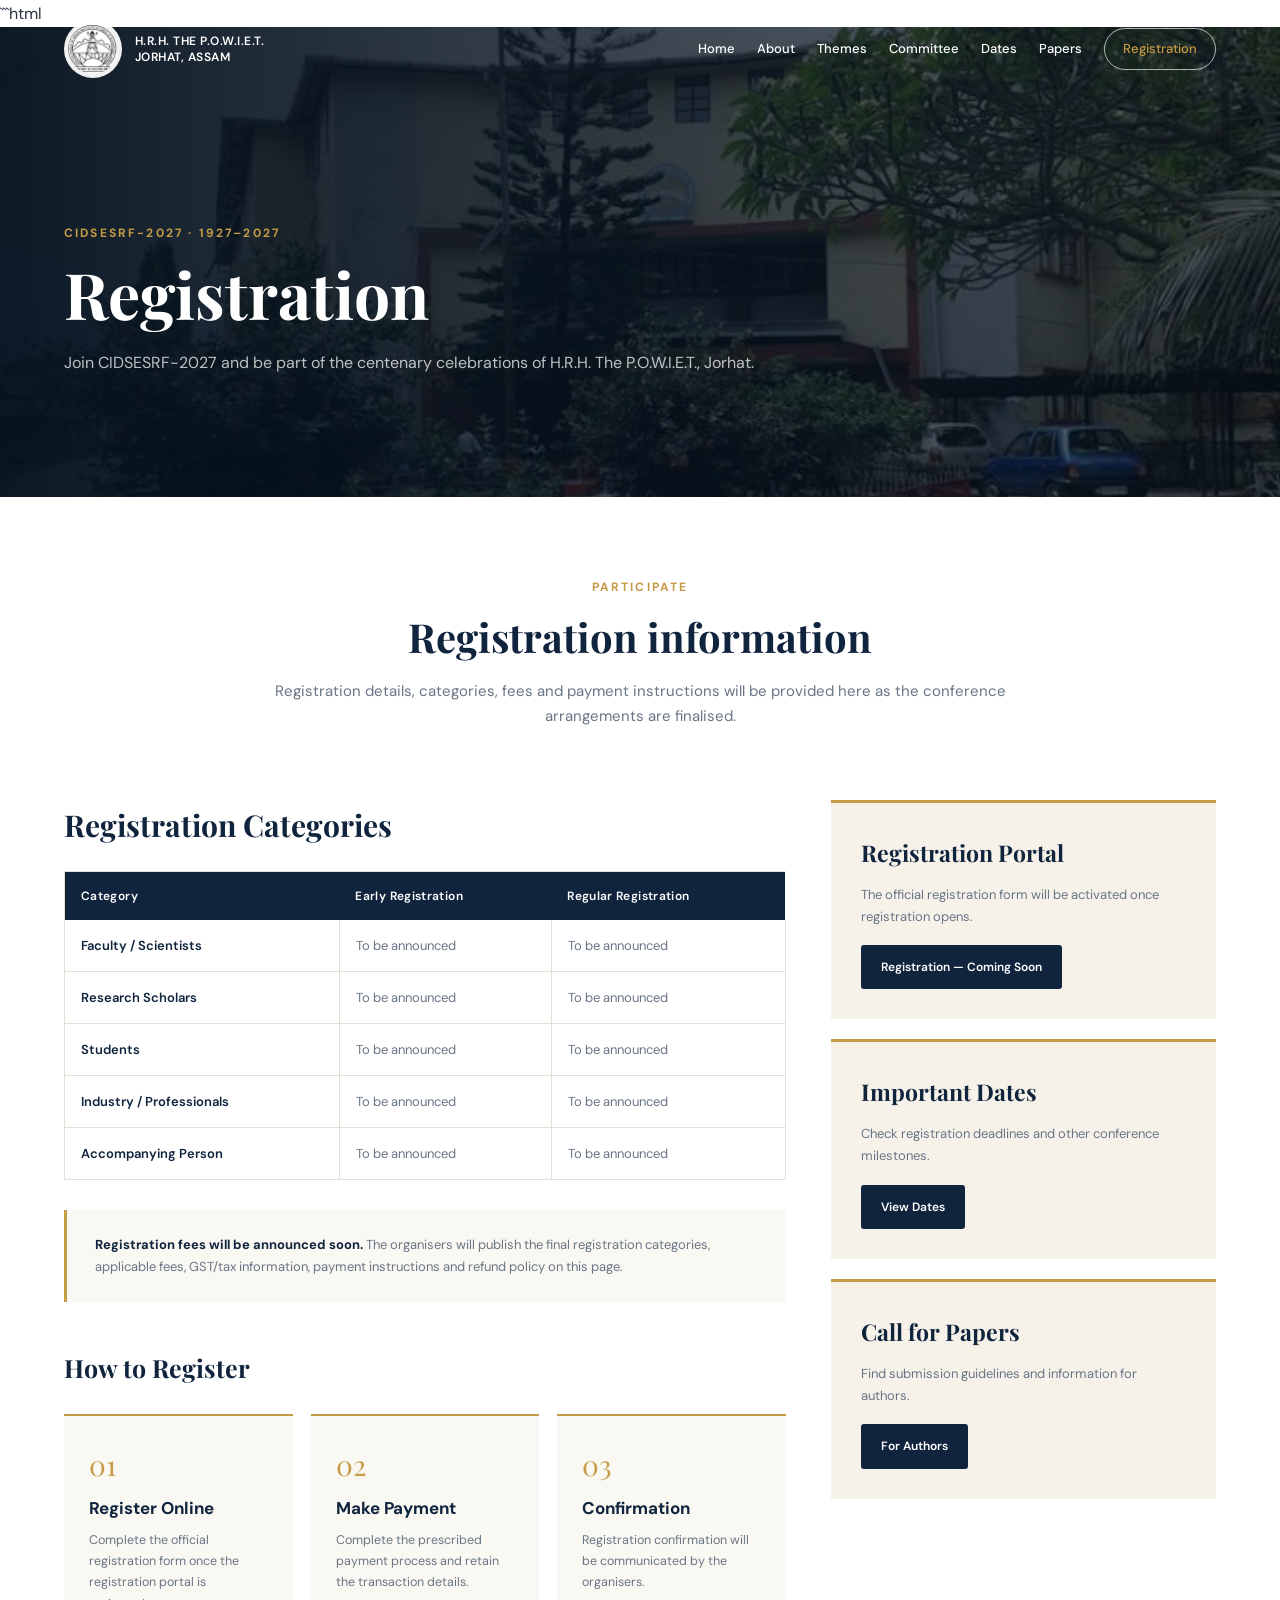
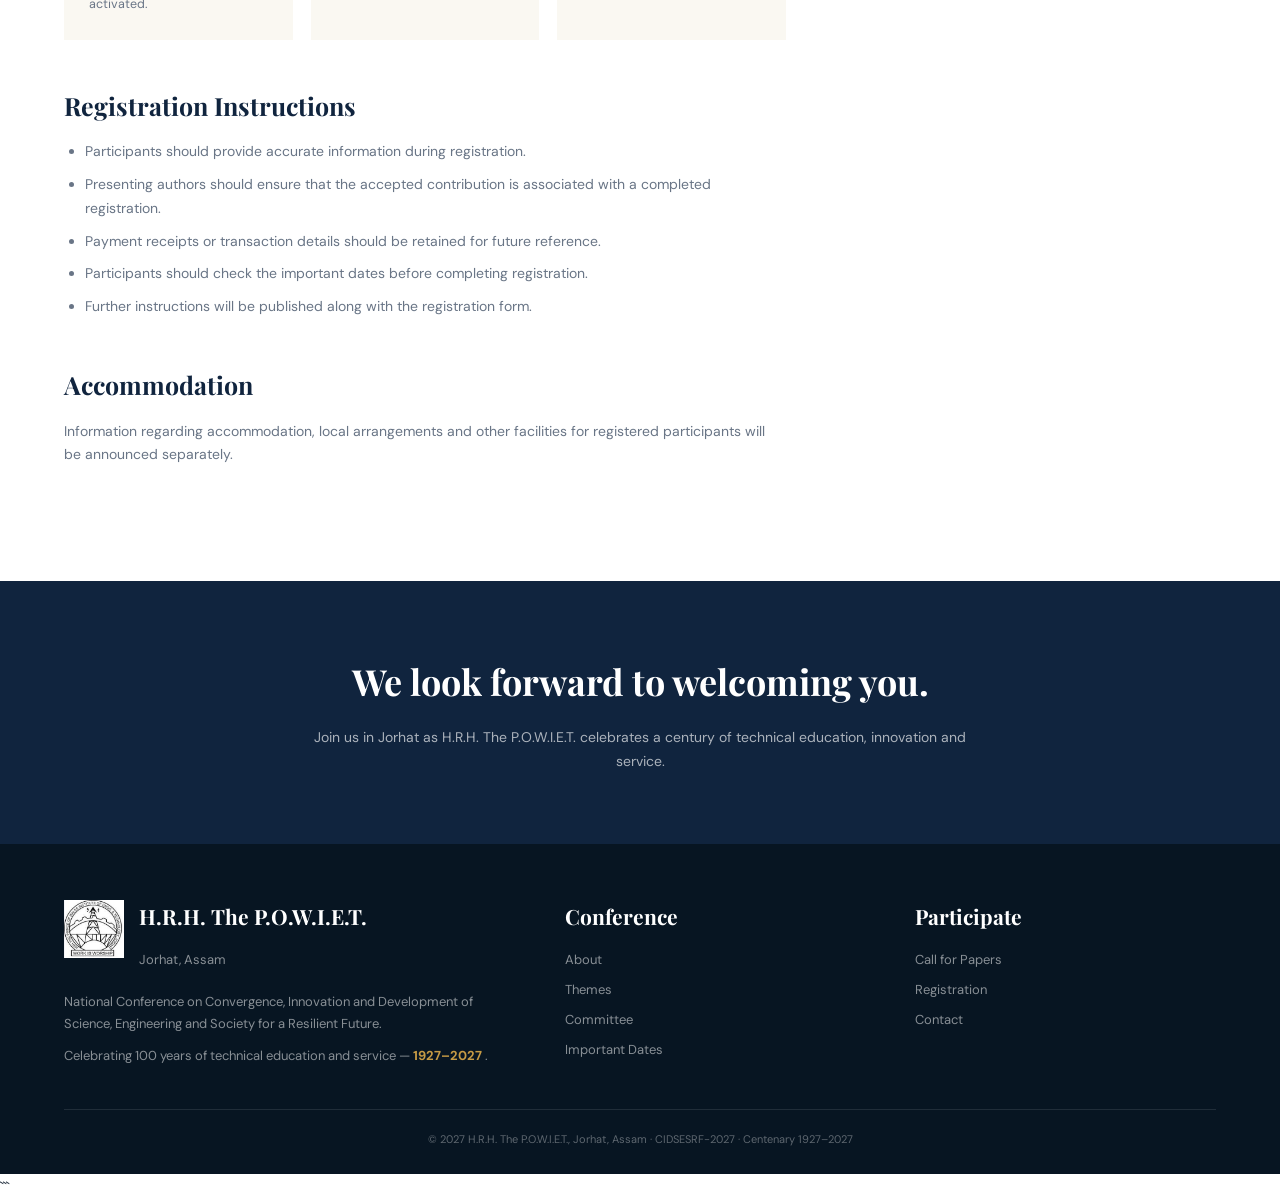
<file: registration.html>
```html
<!DOCTYPE html>
<html lang="en">

<head>

<meta charset="UTF-8">
<meta name="viewport" content="width=device-width, initial-scale=1.0">

<title>Registration | CIDSESRF-2027</title>

<link rel="preconnect" href="https://fonts.googleapis.com">
<link rel="preconnect" href="https://fonts.gstatic.com" crossorigin>

<link href="https://fonts.googleapis.com/css2?family=DM+Sans:wght@400;500;600;700&family=Playfair+Display:wght@500;600;700&display=swap" rel="stylesheet">

<style>

:root{
    --navy:#10243e;
    --dark-navy:#071522;
    --gold:#c69b45;
    --cream:#f6f2e9;
    --white:#ffffff;
    --text:#263342;
    --muted:#697586;
    --border:#e5dfd3;
}

*{
    margin:0;
    padding:0;
    box-sizing:border-box;
}

html{
    scroll-behavior:smooth;
}

body{
    font-family:"DM Sans",sans-serif;
    color:var(--text);
    background:white;
    line-height:1.7;
}

a{
    text-decoration:none;
    color:inherit;
}

.container{
    width:90%;
    max-width:1200px;
    margin:auto;
}


/* =====================================================
   NAVIGATION
===================================================== */

.navbar{

    position:absolute;
    top:0;
    left:0;
    width:100%;

    z-index:20;

    padding:20px 5%;

    display:flex;
    justify-content:space-between;
    align-items:center;

    color:white;
}

.brand{
    display:flex;
    align-items:center;
    gap:13px;
}

.brand img{
    width:58px;
    height:58px;

    object-fit:contain;

    background:rgba(255,255,255,.94);

    padding:4px;

    border-radius:50%;
}

.brand-text{

    font-size:12px;
    font-weight:600;

    line-height:1.35;

    letter-spacing:.04em;
}

.nav-links{

    display:flex;
    align-items:center;
    gap:22px;
}

.nav-links a{

    font-size:13px;
    font-weight:500;

    color:white;

    transition:.25s ease;
}

.nav-links a:hover{
    color:var(--gold);
}

.nav-links a.active{
    color:var(--gold);
}

.nav-register{

    border:1px solid rgba(255,255,255,.65);

    padding:9px 18px;

    border-radius:30px;
}

.nav-register:hover{

    background:white;

    color:var(--navy)!important;
}


/* =====================================================
   HERO
===================================================== */

.page-hero{

    min-height:470px;

    display:flex;
    align-items:center;

    position:relative;

    background:

    linear-gradient(
        90deg,
        rgba(5,18,31,.97),
        rgba(5,18,31,.78),
        rgba(5,18,31,.64)
    ),

    url("college-photo.jpg");

    background-size:cover;

    background-position:center;
}

.hero-content{

    padding-top:75px;

    max-width:800px;
}

.eyebrow{

    color:var(--gold);

    font-size:12px;

    font-weight:700;

    text-transform:uppercase;

    letter-spacing:.18em;

    margin-bottom:15px;
}

.page-hero h1{

    font-family:"Playfair Display",serif;

    color:white;

    font-size:clamp(44px,5vw,64px);

    line-height:1.1;

    margin-bottom:20px;
}

.page-hero p{

    color:rgba(255,255,255,.73);

    font-size:16px;

    max-width:720px;
}


/* =====================================================
   INTRO
===================================================== */

.intro{

    padding:80px 0 55px;

    text-align:center;
}

.intro h2{

    font-family:"Playfair Display",serif;

    color:var(--navy);

    font-size:40px;

    line-height:1.2;

    margin-bottom:18px;
}

.intro p{

    max-width:760px;

    margin:auto;

    color:var(--muted);

    font-size:15px;
}


/* =====================================================
   REGISTRATION CONTENT
===================================================== */

.registration-section{

    padding:15px 0 100px;
}

.registration-grid{

    display:grid;

    grid-template-columns:1.5fr .8fr;

    gap:45px;

    align-items:start;
}


/* =====================================================
   FEE TABLE
===================================================== */

.section-title{

    font-family:"Playfair Display",serif;

    color:var(--navy);

    font-size:30px;

    margin-bottom:20px;
}

.fee-table{

    width:100%;

    border-collapse:collapse;

    border-top:1px solid var(--border);

    border-left:1px solid var(--border);

    margin-bottom:20px;
}

.fee-table th{

    background:var(--navy);

    color:white;

    text-align:left;

    font-size:12px;

    font-weight:600;

    padding:16px;

    letter-spacing:.03em;
}

.fee-table td{

    padding:17px 16px;

    border-right:1px solid var(--border);

    border-bottom:1px solid var(--border);

    font-size:13px;

    color:var(--muted);
}

.fee-table td:first-child{

    color:var(--navy);

    font-weight:600;
}

.fee-table tr:hover td{

    background:var(--cream);
}


/* =====================================================
   CONTENT
===================================================== */

.content-block{

    margin-top:45px;
}

.content-block h3{

    font-family:"Playfair Display",serif;

    color:var(--navy);

    font-size:25px;

    margin-bottom:13px;
}

.content-block p{

    color:var(--muted);

    font-size:14px;

    margin-bottom:14px;
}

.content-block ul{

    padding-left:21px;

    color:var(--muted);

    font-size:14px;
}

.content-block li{

    margin-bottom:9px;
}


/* =====================================================
   SIDEBAR
===================================================== */

.sidebar{

    position:sticky;

    top:30px;
}

.side-card{

    background:var(--cream);

    padding:30px;

    border-top:3px solid var(--gold);

    margin-bottom:20px;
}

.side-card h3{

    font-family:"Playfair Display",serif;

    color:var(--navy);

    font-size:23px;

    margin-bottom:12px;
}

.side-card p{

    color:var(--muted);

    font-size:13px;

    margin-bottom:17px;
}

.button{

    display:inline-block;

    background:var(--navy);

    color:white;

    padding:12px 20px;

    border-radius:3px;

    font-size:12px;

    font-weight:600;

    transition:.25s ease;
}

.button:hover{

    background:var(--gold);
}


/* =====================================================
   IMPORTANT NOTICE
===================================================== */

.notice{

    background:#faf8f2;

    border-left:3px solid var(--gold);

    padding:24px 28px;

    margin-top:30px;

    color:var(--muted);

    font-size:13px;
}

.notice strong{

    color:var(--navy);
}


/* =====================================================
   PROCESS
===================================================== */

.steps{

    display:grid;

    grid-template-columns:repeat(3,1fr);

    gap:18px;

    margin-top:25px;
}

.step{

    background:#faf8f2;

    padding:25px;

    border-top:2px solid var(--gold);
}

.step-number{

    font-family:"Playfair Display",serif;

    color:var(--gold);

    font-size:28px;

    margin-bottom:5px;
}

.step h4{

    color:var(--navy);

    font-size:17px;

    margin-bottom:7px;
}

.step p{

    font-size:12.5px;

    margin:0;
}


/* =====================================================
   CTA
===================================================== */

.cta{

    background:var(--navy);

    padding:70px 0;

    text-align:center;
}

.cta h2{

    font-family:"Playfair Display",serif;

    color:white;

    font-size:36px;

    margin-bottom:14px;
}

.cta p{

    max-width:680px;

    margin:auto;

    color:rgba(255,255,255,.65);

    font-size:14px;
}


/* =====================================================
   FOOTER
===================================================== */

footer{

    background:var(--dark-navy);

    color:white;

    padding:55px 0 25px;
}

.footer-grid{

    display:grid;

    grid-template-columns:1.5fr 1fr 1fr;

    gap:50px;
}

.footer-brand{

    display:flex;

    align-items:flex-start;

    gap:15px;
}

.footer-brand img{

    width:60px;
    height:60px;

    object-fit:contain;
}

footer h3{

    font-family:"Playfair Display",serif;

    font-size:21px;

    margin-bottom:14px;
}

footer p,
footer li{

    color:rgba(255,255,255,.52);

    font-size:13px;
}

footer ul{
    list-style:none;
}

footer li{
    margin-bottom:8px;
}

footer a:hover{
    color:var(--gold);
}

.copyright{

    margin-top:40px;

    padding-top:20px;

    border-top:1px solid rgba(255,255,255,.1);

    text-align:center;

    color:rgba(255,255,255,.35);

    font-size:11px;
}


/* =====================================================
   MOBILE
===================================================== */

@media(max-width:900px){

    .nav-links{
        display:none;
    }

    .registration-grid{
        grid-template-columns:1fr;
    }

    .sidebar{
        position:static;
    }

    .steps{
        grid-template-columns:1fr;
    }

    .footer-grid{
        grid-template-columns:1fr;
    }

}

@media(max-width:600px){

    .navbar{
        padding:15px 5%;
    }

    .brand img{
        width:45px;
        height:45px;
    }

    .brand-text{
        font-size:10px;
    }

    .page-hero{
        min-height:430px;
    }

    .page-hero h1{
        font-size:40px;
    }

    .intro{
        padding:65px 0 40px;
    }

    .intro h2{
        font-size:34px;
    }

    .fee-table{
        font-size:11px;
    }

    .fee-table th,
    .fee-table td{
        padding:12px 9px;
    }

}

</style>

</head>


<body>


<!-- =====================================================
     NAVIGATION
===================================================== -->

<header class="navbar">

    <a href="index.html" class="brand">

        <img
            src="college-logo.png"
            alt="H.R.H. The P.O.W.I.E.T. Logo"
        >

        <div class="brand-text">

            H.R.H. THE P.O.W.I.E.T.<br>
            JORHAT, ASSAM

        </div>

    </a>


    <nav class="nav-links">

        <a href="index.html">
            Home
        </a>

        <a href="about.html">
            About
        </a>

        <a href="themes.html">
            Themes
        </a>

        <a href="committee.html">
            Committee
        </a>

        <a href="important-dates.html">
            Dates
        </a>

        <a href="call-for-papers.html">
            Papers
        </a>

        <a
            href="registration.html"
            class="active nav-register"
        >
            Registration
        </a>

    </nav>

</header>



<!-- =====================================================
     HERO
===================================================== -->

<header class="page-hero">

    <div class="container">

        <div class="hero-content">

            <div class="eyebrow">
                CIDSESRF-2027 · 1927–2027
            </div>

            <h1>
                Registration
            </h1>

            <p>

                Join CIDSESRF-2027 and be part of the
                centenary celebrations of H.R.H.
                The P.O.W.I.E.T., Jorhat.

            </p>

        </div>

    </div>

</header>



<!-- =====================================================
     INTRO
===================================================== -->

<section class="intro">

    <div class="container">

        <div class="eyebrow">
            Participate
        </div>

        <h2>
            Registration information
        </h2>

        <p>

            Registration details, categories, fees and
            payment instructions will be provided here
            as the conference arrangements are finalised.

        </p>

    </div>

</section>



<!-- =====================================================
     REGISTRATION
===================================================== -->

<section class="registration-section">

    <div class="container">

        <div class="registration-grid">


            <!-- =============================================
                 MAIN CONTENT
            ============================================== -->

            <main>


                <h2 class="section-title">
                    Registration Categories
                </h2>


                <table class="fee-table">

                    <thead>

                        <tr>

                            <th>
                                Category
                            </th>

                            <th>
                                Early Registration
                            </th>

                            <th>
                                Regular Registration
                            </th>

                        </tr>

                    </thead>


                    <tbody>


                        <tr>

                            <td>
                                Faculty / Scientists
                            </td>

                            <td>
                                To be announced
                            </td>

                            <td>
                                To be announced
                            </td>

                        </tr>


                        <tr>

                            <td>
                                Research Scholars
                            </td>

                            <td>
                                To be announced
                            </td>

                            <td>
                                To be announced
                            </td>

                        </tr>


                        <tr>

                            <td>
                                Students
                            </td>

                            <td>
                                To be announced
                            </td>

                            <td>
                                To be announced
                            </td>

                        </tr>


                        <tr>

                            <td>
                                Industry / Professionals
                            </td>

                            <td>
                                To be announced
                            </td>

                            <td>
                                To be announced
                            </td>

                        </tr>


                        <tr>

                            <td>
                                Accompanying Person
                            </td>

                            <td>
                                To be announced
                            </td>

                            <td>
                                To be announced
                            </td>

                        </tr>


                    </tbody>

                </table>



                <div class="notice">

                    <strong>
                        Registration fees will be announced soon.
                    </strong>

                    The organisers will publish the final
                    registration categories, applicable fees,
                    GST/tax information, payment instructions
                    and refund policy on this page.

                </div>



                <!-- REGISTRATION PROCESS -->

                <div class="content-block">

                    <h3>
                        How to Register
                    </h3>

                    <div class="steps">


                        <div class="step">

                            <div class="step-number">
                                01
                            </div>

                            <h4>
                                Register Online
                            </h4>

                            <p>
                                Complete the official registration
                                form once the registration portal
                                is activated.
                            </p>

                        </div>


                        <div class="step">

                            <div class="step-number">
                                02
                            </div>

                            <h4>
                                Make Payment
                            </h4>

                            <p>
                                Complete the prescribed payment
                                process and retain the transaction
                                details.
                            </p>

                        </div>


                        <div class="step">

                            <div class="step-number">
                                03
                            </div>

                            <h4>
                                Confirmation
                            </h4>

                            <p>
                                Registration confirmation will be
                                communicated by the organisers.
                            </p>

                        </div>


                    </div>

                </div>



                <!-- INSTRUCTIONS -->

                <div class="content-block">

                    <h3>
                        Registration Instructions
                    </h3>

                    <ul>

                        <li>
                            Participants should provide accurate
                            information during registration.
                        </li>

                        <li>
                            Presenting authors should ensure that
                            the accepted contribution is associated
                            with a completed registration.
                        </li>

                        <li>
                            Payment receipts or transaction details
                            should be retained for future reference.
                        </li>

                        <li>
                            Participants should check the important
                            dates before completing registration.
                        </li>

                        <li>
                            Further instructions will be published
                            along with the registration form.
                        </li>

                    </ul>

                </div>



                <!-- ACCOMMODATION -->

                <div class="content-block">

                    <h3>
                        Accommodation
                    </h3>

                    <p>

                        Information regarding accommodation,
                        local arrangements and other facilities
                        for registered participants will be
                        announced separately.

                    </p>

                </div>


            </main>



            <!-- =============================================
                 SIDEBAR
            ============================================== -->

            <aside class="sidebar">


                <div class="side-card">

                    <h3>
                        Registration Portal
                    </h3>

                    <p>

                        The official registration form will
                        be activated once registration opens.

                    </p>

                    <a
                        href="#"
                        class="button"
                    >
                        Registration — Coming Soon
                    </a>

                </div>



                <div class="side-card">

                    <h3>
                        Important Dates
                    </h3>

                    <p>

                        Check registration deadlines and
                        other conference milestones.

                    </p>

                    <a
                        href="important-dates.html"
                        class="button"
                    >
                        View Dates
                    </a>

                </div>



                <div class="side-card">

                    <h3>
                        Call for Papers
                    </h3>

                    <p>

                        Find submission guidelines and
                        information for authors.

                    </p>

                    <a
                        href="call-for-papers.html"
                        class="button"
                    >
                        For Authors
                    </a>

                </div>


            </aside>


        </div>

    </div>

</section>



<!-- =====================================================
     CTA
===================================================== -->

<section class="cta">

    <div class="container">

        <h2>
            We look forward to welcoming you.
        </h2>

        <p>

            Join us in Jorhat as H.R.H. The P.O.W.I.E.T.
            celebrates a century of technical education,
            innovation and service.

        </p>

    </div>

</section>



<!-- =====================================================
     FOOTER
===================================================== -->

<footer>

    <div class="container">

        <div class="footer-grid">


            <div>

                <div class="footer-brand">

                    <img
                        src="college-logo.png"
                        alt="College Logo"
                    >

                    <div>

                        <h3>
                            H.R.H. The P.O.W.I.E.T.
                        </h3>

                        <p>
                            Jorhat, Assam
                        </p>

                    </div>

                </div>


                <p style="margin-top:20px;max-width:470px;">

                    National Conference on Convergence,
                    Innovation and Development of Science,
                    Engineering and Society for a Resilient Future.

                </p>


                <p style="margin-top:10px;">

                    Celebrating 100 years of technical education
                    and service —
                    <strong style="color:var(--gold)">
                        1927–2027
                    </strong>.

                </p>

            </div>



            <div>

                <h3>
                    Conference
                </h3>

                <ul>

                    <li>
                        <a href="about.html">
                            About
                        </a>
                    </li>

                    <li>
                        <a href="themes.html">
                            Themes
                        </a>
                    </li>

                    <li>
                        <a href="committee.html">
                            Committee
                        </a>
                    </li>

                    <li>
                        <a href="important-dates.html">
                            Important Dates
                        </a>
                    </li>

                </ul>

            </div>



            <div>

                <h3>
                    Participate
                </h3>

                <ul>

                    <li>
                        <a href="call-for-papers.html">
                            Call for Papers
                        </a>
                    </li>

                    <li>
                        <a href="registration.html">
                            Registration
                        </a>
                    </li>

                    <li>
                        <a href="contact.html">
                            Contact
                        </a>
                    </li>

                </ul>

            </div>


        </div>


        <div class="copyright">

            © 2027 H.R.H. The P.O.W.I.E.T., Jorhat, Assam
            · CIDSESRF-2027
            · Centenary 1927–2027

        </div>

    </div>

</footer>


</body>

</html>
```
</file>
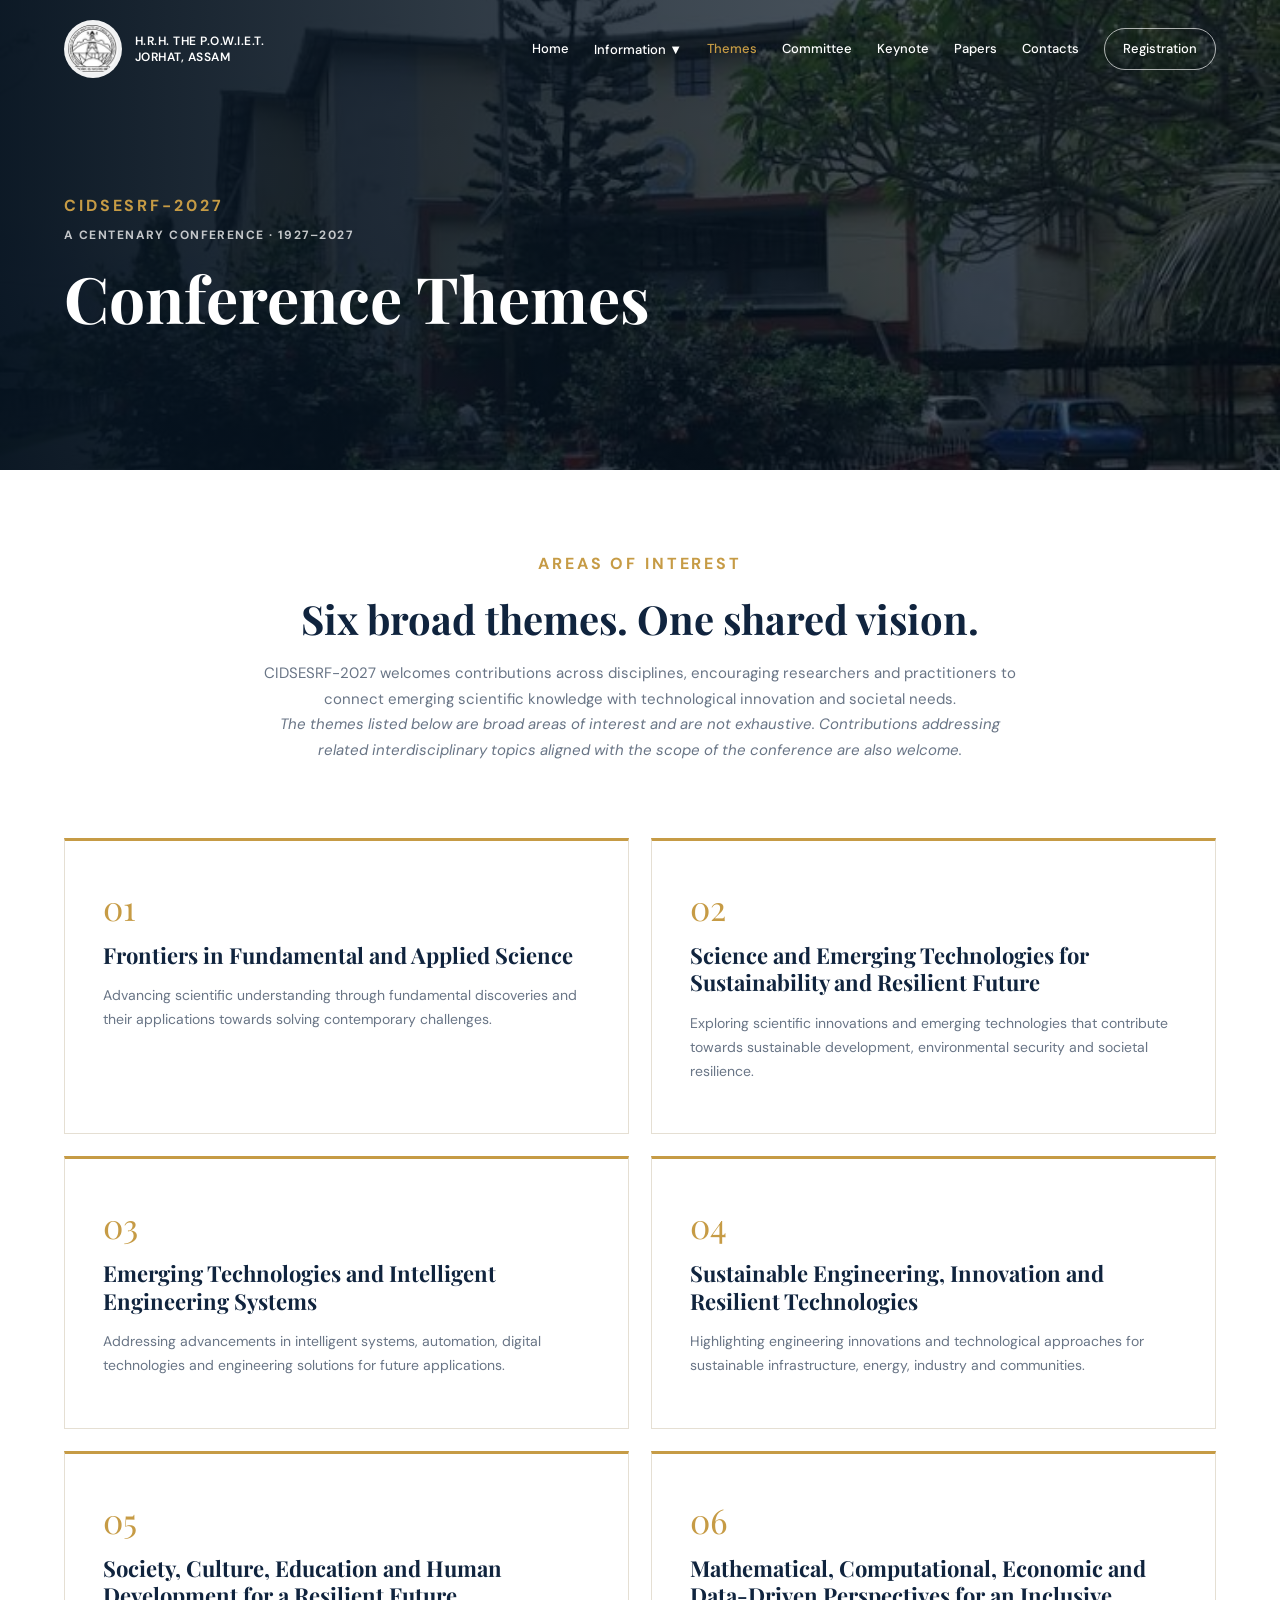
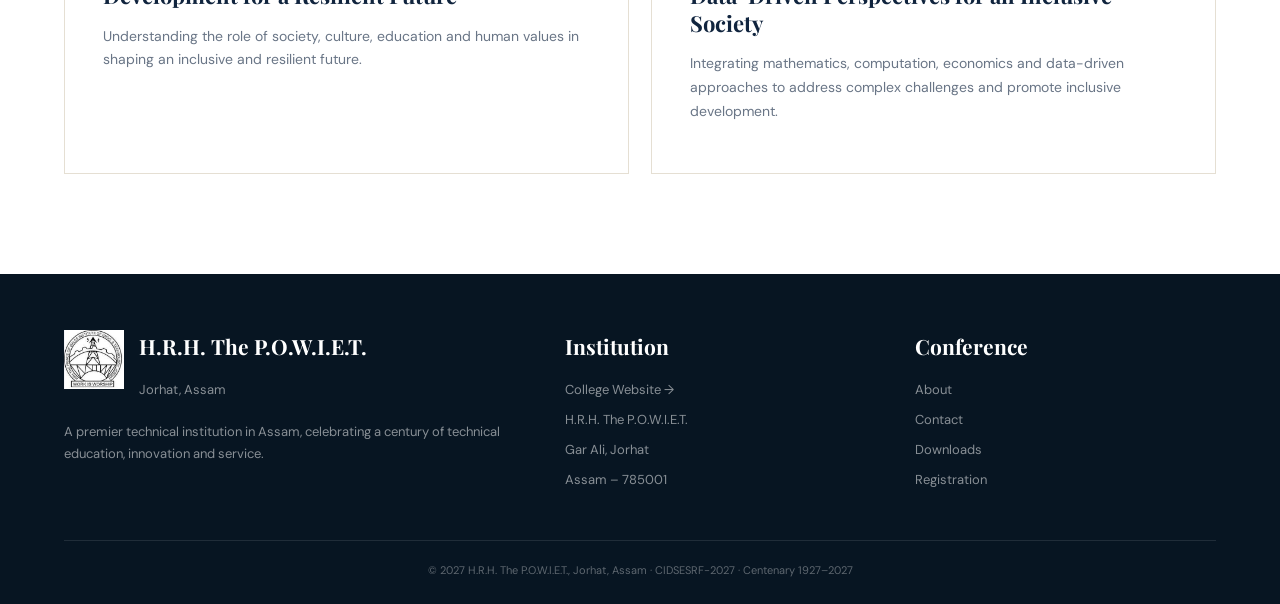
<file: themes.html>
<!DOCTYPE html>
<html lang="en">

<head>

<meta charset="UTF-8">
<meta name="viewport" content="width=device-width, initial-scale=1.0">

<title>Conference Themes | CIDSESRF-2027</title>

<link rel="preconnect" href="https://fonts.googleapis.com">
<link rel="preconnect" href="https://fonts.gstatic.com" crossorigin>

<link href="https://fonts.googleapis.com/css2?family=DM+Sans:wght@400;500;600;700&family=Playfair+Display:wght@500;600;700&display=swap" rel="stylesheet">


<style>

:root{
    --navy:#10243e;
    --dark-navy:#071522;
    --gold:#c69b45;
    --cream:#f6f2e9;
    --white:#ffffff;
    --text:#263342;
    --muted:#697586;
    --border:#e5dfd3;
}

*{
    margin:0;
    padding:0;
    box-sizing:border-box;
}

html{
    scroll-behavior:smooth;
}

body{
    font-family:"DM Sans",sans-serif;
    color:var(--text);
    background:white;
    line-height:1.7;
}

a{
    text-decoration:none;
    color:inherit;
}

.container{
    width:90%;
    max-width:1200px;
    margin:auto;
}


/* =====================================================
   NAVIGATION
===================================================== */

.navbar{

    position:absolute;

    top:0;
    left:0;

    width:100%;

    z-index:20;

    padding:20px 5%;

    display:flex;

    justify-content:space-between;

    align-items:center;

    color:white;
}

.brand{

    display:flex;

    align-items:center;

    gap:13px;
}

.brand img{

    width:58px;
    height:58px;

    object-fit:contain;

    background:rgba(255,255,255,.94);

    padding:4px;

    border-radius:50%;
}

.brand-text{

    font-size:12px;

    font-weight:600;

    line-height:1.35;

    letter-spacing:.04em;
}
    .dropdown{
    position:relative;
}

.dropdown > a{
    position:relative;
}

.dropdown > a::after{
    content:"";
    position:absolute;
    top:100%;
    left:0;
    right:0;
    height:10px;
}

.dropdown-content{

    display:none;

    position:absolute;

     top:100%;
     margin-top:10px;

    left:0;

    background:white;

    min-width:200px;

    box-shadow:0 10px 25px rgba(0,0,0,0.15);

    border-radius:8px;

    overflow:hidden;

    z-index:100;
}


.dropdown-content a{

    display:block;

    padding:12px 16px;

    color:#10243e !important;

    font-size:14px;

}


.dropdown-content a:hover{

    background:#f3f0e8;

    color:#c69b45 !important;

}


.dropdown:hover .dropdown-content{

    display:block;

}

.nav-links{

    display:flex;

    align-items:center;

    gap:25px;
}

.nav-links a{

    font-size:13px;

    font-weight:500;

    color:white;

    transition:.25s ease;
}

.nav-links a:hover{
    color:var(--gold);
}

.nav-links a.active{
    color:var(--gold);
}

.nav-register{

    border:1px solid rgba(255,255,255,.65);

    padding:9px 18px;

    border-radius:30px;
}

.nav-register:hover{

    background:white;

    color:var(--navy)!important;
}


/* =====================================================
   HERO
===================================================== */

.page-hero{

    min-height:470px;

    display:flex;

    align-items:center;

    position:relative;

    background:

    linear-gradient(
        90deg,
        rgba(5,18,31,.97),
        rgba(5,18,31,.78),
        rgba(5,18,31,.64)
    ),

    url("college-photo.jpg");

    background-size:cover;

    background-position:center;
}

.hero-content{

    padding-top:75px;

    max-width:800px;
}

.eyebrow{

    color:var(--gold);

    font-size:16px;

    font-weight:700;

    text-transform:uppercase;

    letter-spacing:.18em;

    margin-bottom:18px;
}
    .eyebrow span{

    display:block;

    font-size:12px;

    letter-spacing:0.12em;

    margin-top:6px;

    color:rgba(255,255,255,.75);

}

.page-hero h1{

    font-family:"Playfair Display",serif;

    color:white;

    font-size:clamp(44px,5vw,64px);

    line-height:1.1;

    margin-bottom:20px;
}

.page-hero p{

    color:rgba(255,255,255,.73);

    font-size:16px;

    max-width:720px;
}


/* =====================================================
   INTRO
===================================================== */

.intro{

    padding:80px 0 55px;

    text-align:center;
}

.intro .eyebrow{
    color:var(--gold);
}

.intro h2{

    font-family:"Playfair Display",serif;

    color:var(--navy);

    font-size:40px;

    line-height:1.2;

    margin-bottom:18px;
}

.intro p{

    max-width:760px;

    margin:auto;

    color:var(--muted);

    font-size:15px;
}

.theme-note{
    max-width:850px;
    margin:28px auto 0;
    text-align:center;
    color:var(--muted);
    font-size:14px;
    font-style:italic;
}
/* =====================================================
   THEMES
===================================================== */

.themes-section{

    padding:20px 0 100px;
}

.themes-grid{

    display:grid;

    grid-template-columns:repeat(2,1fr);

    gap:22px;
}

.theme-card{

    position:relative;

    background:white;

    padding:38px 38px 35px;

    border:1px solid var(--border);

    border-top:3px solid var(--gold);
;

    transition:.25s ease;
}

.theme-card:hover{

    transform:translateY(-5px);

    box-shadow:0 15px 35px rgba(16,36,62,.12);

}

.theme-number{

    font-family:"Playfair Display",serif;

    font-size:34px;

    color:var(--gold);

    margin-bottom:5px;
}

.theme-card h3{

    font-family:"Playfair Display",serif;

    font-size:22px;

    color:var(--navy);

    line-height:1.25;

    margin-bottom:15px;
}

.theme-card p{

    color:var(--muted);

    font-size:14px;

    margin-bottom:15px;
}

.theme-card ul{

    padding-left:18px;

    color:var(--muted);

    font-size:13.5px;
}

.theme-card li{

    margin-bottom:7px;
}


/* =====================================================
   CLOSING SECTION
===================================================== */

.closing{

    background:var(--navy);

    padding:70px 0;

    text-align:center;
}

.closing h2{

    font-family:"Playfair Display",serif;

    color:white;

    font-size:36px;

    margin-bottom:15px;
}

.closing p{

    max-width:720px;

    margin:auto;

    color:rgba(255,255,255,.65);

    font-size:14px;
}


/* =====================================================
   FOOTER
===================================================== */

footer{

    background:var(--dark-navy);

    color:white;

    padding:55px 0 25px;
}

.footer-grid{

    display:grid;

    grid-template-columns:1.5fr 1fr 1fr;

    gap:50px;
}

.footer-brand{

    display:flex;

    align-items:flex-start;

    gap:15px;
}

.footer-brand img{

    width:60px;
    height:60px;

    object-fit:contain;
}

footer h3{

    font-family:"Playfair Display",serif;

    font-size:21px;

    margin-bottom:14px;
}

footer p,
footer li{

    color:rgba(255,255,255,.52);

    font-size:13px;
}

footer ul{
    list-style:none;
}

footer li{
    margin-bottom:8px;
}

footer a:hover{
    color:var(--gold);
}

.copyright{

    margin-top:40px;

    padding-top:20px;

    border-top:1px solid rgba(255,255,255,.1);

    text-align:center;

    color:rgba(255,255,255,.35);

    font-size:11px;
}


/* =====================================================
   MOBILE
===================================================== */

.menu-toggle{
    display:none;
    background:none;
    border:none;
    color:white;
    font-size:28px;
    cursor:pointer;
}

@media (max-width:900px){

    .menu-toggle{
        display:block;
    }

    .nav-links{
        display:none;
        position:absolute;
        top:80px;
        right:5%;
        background:#071522;
        width:230px;
        padding:25px;
        flex-direction:column;
        align-items:flex-start;
        gap:14px;
        border-radius:8px;
    }

    .nav-links.active{
        display:flex;
    }


    .nav-links > a,
    .dropdown{
        width:100%;
    }


    .nav-links > a{
        text-align:left;
        display:block;
    }


    .dropdown > a{

        display:flex;
        width:100%;
        justify-content:space-between;
        align-items:center;
        text-align:left;

    }


    .dropdown-content{

        position:static;
        display:none;
        width:100%;
        background:#071522;
        box-shadow:none;
        border-radius:0;
        padding-left:0;

    }


    .dropdown.mobile-open .dropdown-content{

        display:block;

    }


    .dropdown-content a{

        color:white!important;
        padding:10px 0 10px 15px;

    }

}


        @media (max-width: 600px) {

             .navbar{
        padding:15px 5%;
    }

    .brand img{
        width:45px;
        height:45px;
    }

    .brand-text{
        font-size:10px;
    }

    .eyebrow{
        font-size:15px;
    }

    .eyebrow span{
        font-size:11px;
    }

    .page-hero{
        min-height:360px;
    }

    .page-hero h1{
        font-size:40px;
    }

    .page-hero p{
        font-size:14px;
    }

    .intro{
        padding:65px 0 45px;
    }

    .intro h2{
        font-size:32px;
    }

    .themes-grid{
        grid-template-columns:1fr;
    }

    .theme-card{
        padding:30px 28px;
    }

}
    </style>

</head>


<body>


<!-- =====================================================
     NAVIGATION
===================================================== -->

<header class="navbar">

    <a href="index.html" class="brand">

        <!-- COLLEGE LOGO -->
        <img
            src="college-logo.png"
            alt="H.R.H. The P.O.W.I.E.T. Logo"
        >

        <div class="brand-text">

            H.R.H. THE P.O.W.I.E.T.<br>
            JORHAT, ASSAM

        </div>

    </a>


    <button class="menu-toggle" id="menu-toggle">
    ☰
</button>


<nav class="nav-links">

<a href="index.html">
    Home
</a>


<div class="dropdown">

    <a href="#">
        Information
        <span class="dropdown-arrow">▼</span>
    </a>

    <div class="dropdown-content">

        <a href="about.html">
            About Us
        </a>

        <a href="important-dates.html">
            Important Dates
        </a>

        <a href="programme.html">
            Programme
        </a>

    </div>

</div>


<a href="themes.html" class="active">
    Themes
</a>


<a href="committee.html">
    Committee
</a>


<a href="keynote.html">
    Keynote
</a>


<a href="call-for-papers.html">
    Papers
</a>


<a href="contact.html">
    Contacts
</a>


<a href="registration.html" class="nav-register">
    Registration
</a>


</nav>

</header>



<!-- =====================================================
     HERO
===================================================== -->

<header class="page-hero">

    <div class="container">

        <div class="hero-content">

          <div class="eyebrow">
    CIDSESRF-2027<br>
    <span>A Centenary Conference · 1927–2027</span>
</div>

            <h1>
                Conference Themes
            </h1>

            

        </div>

    </div>

</header>



<!-- =====================================================
     INTRO
===================================================== -->

<section class="intro">

    <div class="container">

        <div class="eyebrow">
            Areas of Interest
        </div>

        <h2>
            Six broad themes.
            One shared vision.
        </h2>

        <p>

            CIDSESRF-2027 welcomes contributions across
            disciplines, encouraging researchers and
            practitioners to connect emerging scientific
            knowledge with technological innovation and
            societal needs.

        </p>
<p class="theme-note">
    The themes listed below are broad areas of interest and are not exhaustive.
    Contributions addressing related interdisciplinary topics aligned with the
    scope of the conference are also welcome.
</p>
    </div>

</section>



<!-- =====================================================
     THEMES
===================================================== -->

<!-- =====================================================
     THEMES
===================================================== -->

<section class="themes-section">

<div class="container">

<div class="themes-grid">


<!-- THEME 01 -->

<article class="theme-card">

<div class="theme-number">
01
</div>

<h3>
Frontiers in Fundamental and Applied Science
</h3>

<p>
Advancing scientific understanding through fundamental
discoveries and their applications towards solving
contemporary challenges.
</p>

</article>



<!-- THEME 02 -->

<article class="theme-card">

<div class="theme-number">
02
</div>

<h3>
Science and Emerging Technologies for Sustainability and Resilient Future
</h3>

<p>
Exploring scientific innovations and emerging technologies
that contribute towards sustainable development,
environmental security and societal resilience.
</p>

</article>



<!-- THEME 03 -->

<article class="theme-card">

<div class="theme-number">
03
</div>

<h3>
Emerging Technologies and Intelligent Engineering Systems
</h3>

<p>
Addressing advancements in intelligent systems,
automation, digital technologies and engineering solutions
for future applications.
</p>

</article>



<!-- THEME 04 -->

<article class="theme-card">

<div class="theme-number">
04
</div>

<h3>
Sustainable Engineering, Innovation and Resilient Technologies
</h3>

<p>
Highlighting engineering innovations and technological
approaches for sustainable infrastructure, energy,
industry and communities.
</p>

</article>



<!-- THEME 05 -->

<article class="theme-card">

<div class="theme-number">
05
</div>

<h3>
Society, Culture, Education and Human Development for a Resilient Future
</h3>

<p>
Understanding the role of society, culture, education
and human values in shaping an inclusive and resilient
future.
</p>

</article>



<!-- THEME 06 -->

<article class="theme-card">

<div class="theme-number">
06
</div>

<h3>
Mathematical, Computational, Economic and Data-Driven Perspectives for an Inclusive Society
</h3>

<p>
Integrating mathematics, computation, economics and
data-driven approaches to address complex challenges
and promote inclusive development.
</p>

</article>



</div>

</div>

</section>






<!-- =====================================================
     FOOTER
===================================================== -->

<footer>

       <div class="container">


        <div class="footer-grid">


            <!-- INSTITUTION -->

            <div>

                <div class="footer-brand">

                    <img
                        src="college-logo.png"
                        alt="College Logo"
                    >

                    <div>

                        <h3>
                            H.R.H. The P.O.W.I.E.T.
                        </h3>

                        <p>
                            Jorhat, Assam
                        </p>

                    </div>

                </div>


                <p style="margin-top:20px; max-width:470px;">

                    A premier technical institution in Assam, celebrating a century of technical education, innovation and service.
                </p>


              

            </div>



            <!-- COLLEGE -->

            <div>

                <h3>
                    Institution
                </h3>

                <ul>

                    <li>
                        <a
                           href="https://powietjrt.in/"
                target="_blank"
            >
                College Website →
            </a>
        </li>

        <li>
            H.R.H. The P.O.W.I.E.T.
        </li>

        <li>
            Gar Ali, Jorhat
        </li>

        <li>
            Assam – 785001
        </li>

    </ul>

</div>



            <!-- CONFERENCE -->

            <div>

                <h3>
                    Conference
                </h3>

                <ul>

                    <li>
                        <a href="about.html">
                            About
                        </a>
                    </li>

                    <li>
                        <a href="contact.html">
                            Contact
                        </a>
                    </li>

                    <li>
                        <a href="downloads.html">
                            Downloads
                        </a>
                    </li>

                    <li>
                        <a href="registration.html">
                            Registration
                        </a>
                    </li>

                </ul>

            </div>
        </div>


        <div class="copyright">

            © 2027 H.R.H. The P.O.W.I.E.T., Jorhat, Assam
            · CIDSESRF-2027
            · Centenary 1927–2027

        </div>

    </div>

</footer>


<script>

const menuToggle = document.getElementById("menu-toggle");
const navLinks = document.querySelector(".nav-links");

const navDropdown = document.querySelector(".dropdown");
const infoLink = navDropdown.querySelector(":scope > a");


/* OPEN MOBILE MENU */

menuToggle.addEventListener("click", () => {

    navLinks.classList.toggle("active");

});


/* INFORMATION DROPDOWN */

infoLink.addEventListener("click", (event) => {

    if(window.innerWidth <= 900){

        event.preventDefault();

        navDropdown.classList.toggle("mobile-open");

    }

});


/* CLOSE DROPDOWN */

document.querySelectorAll(".nav-links > a").forEach(link => {

    link.addEventListener("click", () => {

        navDropdown.classList.remove("mobile-open");

    });

});


/* RESET ON DESKTOP */

window.addEventListener("resize", () => {

    if(window.innerWidth > 900){

        navDropdown.classList.remove("mobile-open");

        navLinks.classList.remove("active");

    }

});

</script>


</body>

</html>
</file>
